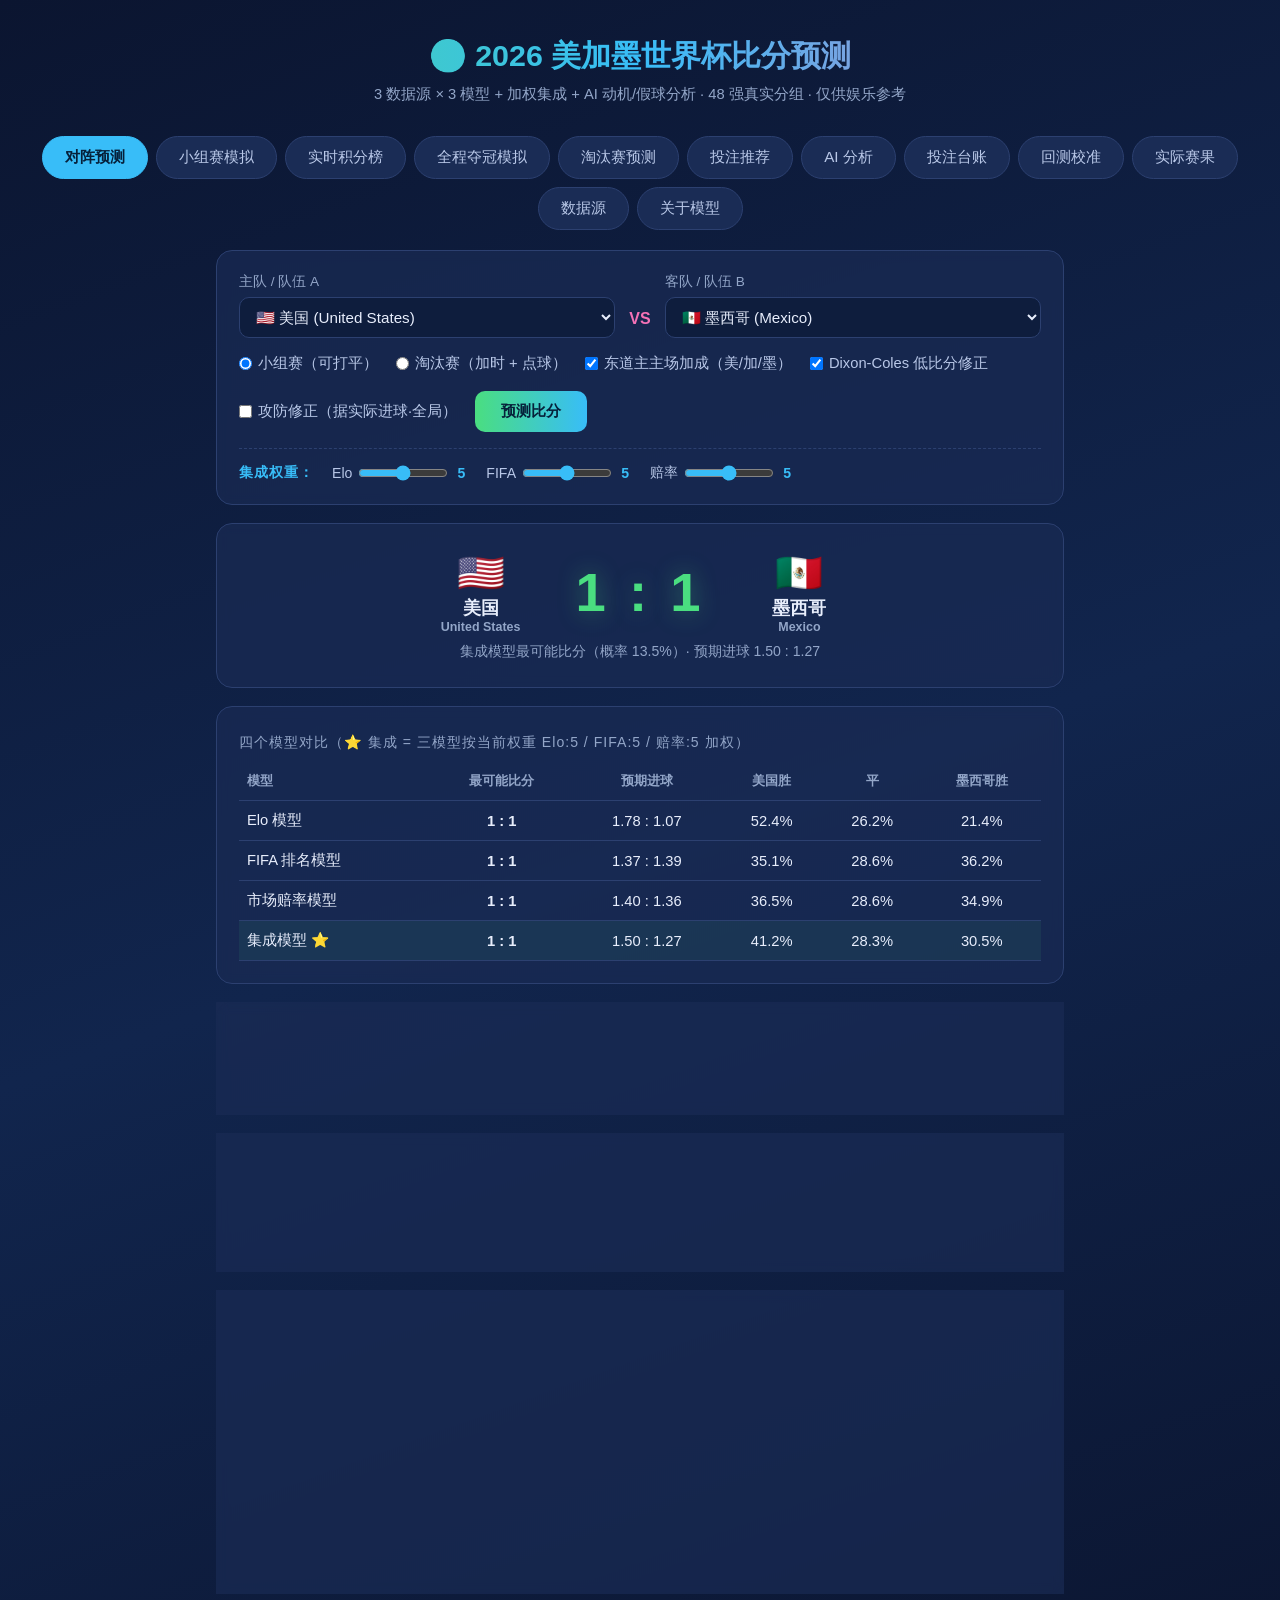
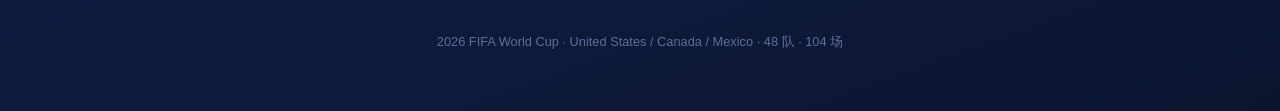
<file: index.html>
<!DOCTYPE html>
<html lang="zh-CN">
<head>
  <!-- 本文件由 build.js 自动生成，请勿直接编辑；修改 css/ js/ 源文件后运行 node build.js -->
  <meta charset="UTF-8">
  <meta name="viewport" content="width=device-width, initial-scale=1.0">
  <title>2026 美加墨世界杯比分预测</title>
  <link rel="icon" href="data:image/svg+xml,<svg xmlns='http://www.w3.org/2000/svg' viewBox='0 0 100 100'><text y='.9em' font-size='90'>⚽</text></svg>">
  <style>
* { margin: 0; padding: 0; box-sizing: border-box; }

body {
  font-family: -apple-system, "PingFang SC", "Microsoft YaHei", "Segoe UI", sans-serif;
  background: linear-gradient(160deg, #0b1530 0%, #11254d 50%, #0b1530 100%);
  color: #e8eefc;
  min-height: 100vh;
  padding-bottom: 60px;
}

header { text-align: center; padding: 36px 16px 20px; }
header h1 {
  font-size: 1.9rem;
  background: linear-gradient(90deg, #4ade80, #38bdf8, #f472b6);
  -webkit-background-clip: text;
  background-clip: text;
  color: transparent;
}
.subtitle { color: #93a6c8; margin-top: 8px; font-size: 0.92rem; }

.tabs {
  display: flex; justify-content: center; gap: 8px;
  flex-wrap: wrap; margin: 12px auto 20px; padding: 0 12px;
}
.tab {
  background: #1a2c55; color: #b9c8e8; border: 1px solid #2c4070;
  padding: 10px 22px; border-radius: 999px; cursor: pointer;
  font-size: 0.95rem; transition: all 0.15s;
}
.tab:hover { background: #24386b; }
.tab.active { background: #38bdf8; color: #06203a; font-weight: 700; border-color: #38bdf8; }

.panel { display: none; max-width: 880px; margin: 0 auto; padding: 0 16px; }
.panel.active { display: block; }

.card {
  background: rgba(26, 44, 85, 0.7);
  border: 1px solid #2c4070;
  border-radius: 16px;
  padding: 22px;
  margin-bottom: 18px;
  backdrop-filter: blur(6px);
}

.selectors { display: flex; align-items: end; gap: 14px; flex-wrap: wrap; }
.team-select { flex: 1; min-width: 220px; }
.team-select label { display: block; color: #93a6c8; font-size: 0.85rem; margin-bottom: 6px; }
.vs { font-weight: 800; color: #f472b6; padding-bottom: 10px; }

select, button {
  font-family: inherit; font-size: 0.95rem;
}
select {
  width: 100%; padding: 10px 12px;
  background: #0e1d3d; color: #e8eefc;
  border: 1px solid #2c4070; border-radius: 10px;
}
#groupSelect, #mcRuns { width: auto; min-width: 160px; }

.options {
  display: flex; align-items: center; gap: 18px;
  flex-wrap: wrap; margin-top: 16px; color: #b9c8e8; font-size: 0.92rem;
}
.opt { display: flex; align-items: center; gap: 6px; cursor: pointer; }

button.primary {
  background: linear-gradient(90deg, #4ade80, #38bdf8);
  color: #06203a; font-weight: 700;
  border: none; border-radius: 10px;
  padding: 10px 26px; cursor: pointer;
  transition: transform 0.1s, filter 0.15s;
}
button.primary:hover { filter: brightness(1.1); }
button.primary:active { transform: scale(0.97); }
button.primary:disabled { filter: grayscale(0.7); cursor: wait; }

.status { color: #93a6c8; font-size: 0.85rem; }

.weights {
  display: flex; align-items: center; gap: 18px; flex-wrap: wrap;
  margin-top: 16px; padding-top: 14px; border-top: 1px dashed #2c4070;
  color: #b9c8e8; font-size: 0.88rem;
}
.weights label { display: flex; align-items: center; gap: 6px; }
.weights input[type="range"] { width: 90px; accent-color: #38bdf8; }
.weights span { min-width: 14px; text-align: center; color: #38bdf8; font-weight: 700; }

.dim { color: #5b6f96; font-size: 0.78rem; }
.up { color: #4ade80; font-weight: 700; }
.down { color: #f472b6; font-weight: 700; }
.hint { color: #93a6c8; font-size: 0.85rem; margin-top: 10px; }

.score-input {
  width: 60px; padding: 9px 10px; text-align: center;
  background: #0e1d3d; color: #e8eefc;
  border: 1px solid #2c4070; border-radius: 10px;
  font-family: inherit; font-size: 0.95rem;
}

.fixture.played { border-color: #4ade80; }
.fixture.played .fs { color: #4ade80; }
.fixture .fs em { font-style: normal; font-size: 0.7rem; color: #93a6c8; }
.fixture .del {
  background: none; border: none; color: #f472b6;
  cursor: pointer; font-size: 0.95rem; padding: 2px 6px;
}
.del-all {
  background: none; border: 1px solid #f472b6; color: #f472b6;
  border-radius: 8px; padding: 7px 16px; cursor: pointer; font-size: 0.85rem;
}

/* 比分结果 */
.score-banner {
  text-align: center; padding: 26px 16px;
}
.score-banner .teams-line {
  display: flex; justify-content: center; align-items: center; gap: 20px; flex-wrap: wrap;
}
.score-banner .team { font-size: 1.1rem; font-weight: 600; min-width: 150px; }
.score-banner .team .flag { font-size: 2.4rem; display: block; }
.score-banner .team .en { color: #93a6c8; font-size: 0.78rem; display: block; }
.big-score {
  font-size: 3.4rem; font-weight: 900;
  color: #4ade80; letter-spacing: 4px;
  text-shadow: 0 0 24px rgba(74, 222, 128, 0.4);
}
.score-note { color: #93a6c8; margin-top: 8px; font-size: 0.88rem; }
.advance-note { margin-top: 10px; color: #f7c948; font-size: 0.95rem; }

.section-title { color: #93a6c8; font-size: 0.88rem; margin: 4px 0 10px; letter-spacing: 1px; }

/* 概率条 */
.prob-bar {
  display: flex; height: 34px; border-radius: 10px; overflow: hidden;
  font-size: 0.82rem; font-weight: 700; color: #06203a;
}
.prob-bar div { display: flex; align-items: center; justify-content: center; min-width: 0; white-space: nowrap; overflow: hidden; }
.prob-win { background: #4ade80; }
.prob-draw { background: #93a6c8; }
.prob-loss { background: #f472b6; }

/* 比分列表 */
.score-list { display: flex; gap: 10px; flex-wrap: wrap; }
.score-chip {
  background: #0e1d3d; border: 1px solid #2c4070; border-radius: 10px;
  padding: 10px 14px; text-align: center; min-width: 84px;
}
.score-chip .s { font-size: 1.2rem; font-weight: 800; color: #38bdf8; }
.score-chip .p { font-size: 0.78rem; color: #93a6c8; margin-top: 2px; }
.score-chip.best { border-color: #4ade80; }
.score-chip.best .s { color: #4ade80; }

/* 热力图 */
.heatmap { border-collapse: collapse; margin: 0 auto; font-size: 0.78rem; }
.heatmap th, .heatmap td {
  width: 46px; height: 32px; text-align: center;
  border: 1px solid #1a2c55; color: #b9c8e8;
}
.heatmap th { background: #0e1d3d; font-weight: 600; }
.heatmap td { color: #e8eefc; }

/* 表格 */
table.standings { width: 100%; border-collapse: collapse; font-size: 0.92rem; }
table.standings th, table.standings td {
  padding: 10px 8px; text-align: center; border-bottom: 1px solid #2c4070;
}
table.standings th { color: #93a6c8; font-weight: 600; font-size: 0.82rem; }
table.standings td.team-cell { text-align: left; white-space: nowrap; }
table.standings .bar-cell { width: 34%; }
.mini-bar {
  background: #0e1d3d; border-radius: 6px; height: 16px; overflow: hidden;
}
.mini-bar div { height: 100%; background: linear-gradient(90deg, #4ade80, #38bdf8); }
.pct { font-variant-numeric: tabular-nums; }
tr.qualified td { background: rgba(74, 222, 128, 0.07); }

.fixtures { display: grid; grid-template-columns: repeat(auto-fill, minmax(240px, 1fr)); gap: 10px; }
.fixture {
  background: #0e1d3d; border: 1px solid #2c4070; border-radius: 10px;
  padding: 10px 14px; display: flex; justify-content: space-between; align-items: center;
  font-size: 0.9rem;
}
.fixture .fs { font-weight: 800; color: #38bdf8; }

.about ul { padding-left: 20px; line-height: 1.9; }
.about h2 { margin-bottom: 12px; color: #38bdf8; }
.disclaimer { margin-top: 16px; color: #f7c948; }

footer { text-align: center; color: #5b6f96; font-size: 0.8rem; margin-top: 40px; }

@media (max-width: 600px) {
  .big-score { font-size: 2.4rem; }
  .heatmap th, .heatmap td { width: 32px; height: 26px; font-size: 0.65rem; }
}

/* ===== 投注推荐 ===== */
.warn-card {
  border-color: #f7c948;
  background: rgba(247, 201, 72, 0.08);
  color: #f4dca0;
  font-size: 0.9rem;
  line-height: 1.7;
}
.warn-card strong { color: #f7c948; }

.bet-match { padding: 16px 18px; }
.bet-head {
  display: flex; justify-content: space-between; align-items: center;
  flex-wrap: wrap; gap: 6px; margin-bottom: 12px;
  border-bottom: 1px solid #2c4070; padding-bottom: 10px;
}
.bet-teams { font-size: 1.05rem; font-weight: 600; }

.bet-cols { display: flex; gap: 14px; flex-wrap: wrap; }
.bet-col { flex: 1; min-width: 240px; }
.bet-col-title { font-weight: 700; font-size: 0.92rem; margin-bottom: 8px; }
.safe-t { color: #4ade80; }
.aggr-t { color: #f472b6; }

.bet-pick {
  background: #0e1d3d; border: 1px solid #2c4070;
  border-radius: 10px; padding: 10px 12px;
}
.bet-pick.safe { border-left: 3px solid #4ade80; }
.bet-pick.aggr { border-left: 3px solid #f472b6; }
.bet-pick-main { display: flex; align-items: baseline; gap: 8px; margin-bottom: 6px; }
.bet-market { font-size: 0.72rem; color: #93a6c8; background: #1a2c55; padding: 2px 7px; border-radius: 6px; }
.bet-sel { font-weight: 700; font-size: 1rem; }
.bet-meta { font-size: 0.82rem; color: #b9c8e8; line-height: 1.6; }

.played-match { opacity: 0.7; }

.parlay-card.safe { border-color: #4ade80; }
.parlay-card.aggr { border-color: #f472b6; }
.parlay-legs { display: flex; flex-direction: column; gap: 6px; margin-bottom: 12px; }
.parlay-leg {
  display: flex; justify-content: space-between; align-items: center; gap: 10px;
  background: #0e1d3d; border-radius: 8px; padding: 8px 12px; font-size: 0.88rem;
}
.parlay-pick { color: #38bdf8; font-weight: 600; flex: 1; text-align: center; }
.parlay-odds { font-weight: 800; color: #f7c948; min-width: 44px; text-align: right; }
.parlay-summary { font-size: 0.95rem; margin-bottom: 6px; }
.parlay-stake { font-size: 0.85rem; color: #93a6c8; }

/* ===== 积分榜 / 回测 / 台账 ===== */
.text-input {
  padding: 9px 11px; background: #0e1d3d; color: #e8eefc;
  border: 1px solid #2c4070; border-radius: 10px;
  font-family: inherit; font-size: 0.92rem; min-width: 150px;
}
.standings-group { margin-bottom: 6px; }
.standings-group h3 {
  font-size: 1rem; color: #38bdf8; margin: 4px 0 8px;
}
table.mini-standings { width: 100%; border-collapse: collapse; font-size: 0.85rem; }
table.mini-standings th, table.mini-standings td {
  padding: 6px 6px; text-align: center; border-bottom: 1px solid #2c4070;
}
table.mini-standings th { color: #93a6c8; font-weight: 600; font-size: 0.76rem; }
table.mini-standings td.team-cell { text-align: left; white-space: nowrap; }
tr.q1 td { background: rgba(74, 222, 128, 0.12); }
tr.q2 td { background: rgba(56, 189, 248, 0.10); }

/* 回测对比表 */
.bt-best { color: #4ade80; font-weight: 800; }
.calib-row { display: flex; align-items: center; gap: 8px; margin-bottom: 4px; font-size: 0.8rem; }
.calib-label { width: 70px; color: #93a6c8; }
.calib-track { flex: 1; height: 18px; background: #0e1d3d; border-radius: 5px; position: relative; }
.calib-pred { position: absolute; top: 0; bottom: 0; width: 2px; background: #f7c948; }
.calib-obs { position: absolute; top: 0; bottom: 0; background: linear-gradient(90deg,#4ade80,#38bdf8); border-radius: 5px; opacity: 0.6; }
.calib-cnt { width: 56px; text-align: right; color: #5b6f96; }

/* 台账 */
.led-stats { display: flex; flex-wrap: wrap; gap: 14px; }
.led-stat { background: #0e1d3d; border: 1px solid #2c4070; border-radius: 10px; padding: 12px 18px; flex: 1; min-width: 120px; text-align: center; }
.led-stat .v { font-size: 1.4rem; font-weight: 800; }
.led-stat .k { font-size: 0.78rem; color: #93a6c8; margin-top: 4px; }
.badge { padding: 2px 8px; border-radius: 6px; font-size: 0.76rem; cursor: pointer; border: 1px solid #2c4070; background: #1a2c55; color: #b9c8e8; }
.badge.win { background: rgba(74,222,128,0.2); color: #4ade80; }
.badge.lose { background: rgba(244,114,182,0.2); color: #f472b6; }
.badge.pending { background: rgba(247,201,72,0.15); color: #f7c948; }
.mini-btn { background: none; border: 1px solid #38bdf8; color: #38bdf8; border-radius: 6px; padding: 3px 8px; font-size: 0.74rem; cursor: pointer; }
.real-odds { margin-top: 8px; display: flex; align-items: center; gap: 6px; flex-wrap: wrap; font-size: 0.8rem; color: #93a6c8; }
.real-odds input { width: 56px; padding: 5px 6px; background: #0e1d3d; color: #e8eefc; border: 1px solid #2c4070; border-radius: 7px; font-size: 0.8rem; text-align: center; }

/* ===== 数据源标记 ===== */
.src-ok { color: #4ade80; font-size: 0.78rem; }
.src-mid { color: #f7c948; font-size: 0.78rem; }
.src-est { color: #93a6c8; font-size: 0.78rem; }
.src-block { font-size: 0.88rem; color: #b9c8e8; margin-bottom: 8px; line-height: 1.6; }
.src-block a { color: #38bdf8; text-decoration: none; }
.src-block a:hover { text-decoration: underline; }
.src-legend { margin-top: 10px; font-size: 0.8rem; display: flex; flex-wrap: wrap; gap: 6px 16px; }

/* ===== AI 分析 ===== */
.ai-context {
  width: 100%; min-height: 70px; margin-top: 12px; resize: vertical;
  background: #0e1d3d; color: #e8eefc; border: 1px solid #2c4070;
  border-radius: 10px; padding: 10px 12px; font-family: inherit; font-size: 0.9rem;
}
.ai-card { padding: 16px 18px; }
.ai-card.has-assess { border-color: #a78bfa; }
.ai-summary { color: #e8eefc; font-size: 0.92rem; margin: 8px 0; line-height: 1.6; }
.ai-meta { font-size: 0.78rem; color: #5b6f96; }
.ai-factors { margin: 8px 0 0; padding-left: 18px; color: #b9c8e8; font-size: 0.85rem; line-height: 1.7; }
.ai-row { display: flex; flex-wrap: wrap; gap: 16px; align-items: center; margin-top: 8px; font-size: 0.85rem; color: #b9c8e8; }
.risk-meter { height: 14px; border-radius: 7px; background: #0e1d3d; overflow: hidden; flex: 1; min-width: 120px; }
.risk-meter div { height: 100%; background: linear-gradient(90deg, #f7c948, #f472b6); }
.ai-cmp { display: flex; gap: 14px; flex-wrap: wrap; margin-top: 10px; }
.ai-cmp .box { flex: 1; min-width: 180px; background: #0e1d3d; border: 1px solid #2c4070; border-radius: 10px; padding: 10px 12px; }
.ai-cmp .box.adj { border-color: #a78bfa; }
.ai-cmp .box .t { font-size: 0.76rem; color: #93a6c8; margin-bottom: 4px; }
.ai-cmp .box .s { font-size: 1.3rem; font-weight: 800; color: #38bdf8; }
.ai-cmp .box.adj .s { color: #a78bfa; }
.ai-tag { font-size: 0.72rem; padding: 2px 8px; border-radius: 6px; background: rgba(167,139,250,0.18); color: #a78bfa; }

/* ===== 淘汰赛预测 ===== */
.ko-tie { border-bottom: 1px solid #2c4070; padding: 10px 2px; }
.ko-tie:last-child { border-bottom: none; }
.ko-tie.tbd { color: #5b6f96; }
.ko-tie.done { display: flex; flex-wrap: wrap; align-items: center; gap: 12px; }
.ko-line { display: flex; align-items: center; justify-content: center; gap: 16px; }
.ko-team { flex: 1; font-weight: 600; }
.ko-line .ko-team:first-child { text-align: right; }
.ko-score { font-size: 1.15rem; font-weight: 800; color: #38bdf8; min-width: 64px; text-align: center; }
.ko-win { color: #4ade80; font-weight: 700; }
.ko-entry { display: flex; align-items: center; gap: 6px; flex-wrap: wrap; margin-top: 8px; justify-content: center; }
.ko-entry select { width: auto; min-width: 110px; padding: 6px 8px; }

.qual-list { line-height: 2.1; font-size: 0.9rem; color: #e8eefc; }
.qual-g { color: #38bdf8; font-weight: 700; margin-right: 2px; }
.qual-thirds { margin-top: 12px; padding-top: 10px; border-top: 1px dashed #2c4070; font-size: 0.9rem; color: #b9c8e8; line-height: 1.9; }
.qual-thirds strong { color: #4ade80; }

  </style>
</head>
<body>
  <header>
    <h1>⚽ 2026 美加墨世界杯比分预测</h1>
    <p class="subtitle">3 数据源 × 3 模型 + 加权集成 + AI 动机/假球分析 · 48 强真实分组 · 仅供娱乐参考</p>
  </header>

  <nav class="tabs">
    <button class="tab active" data-tab="match">对阵预测</button>
    <button class="tab" data-tab="group">小组赛模拟</button>
    <button class="tab" data-tab="standings">实时积分榜</button>
    <button class="tab" data-tab="tournament">全程夺冠模拟</button>
    <button class="tab" data-tab="knockout">淘汰赛预测</button>
    <button class="tab" data-tab="betting">投注推荐</button>
    <button class="tab" data-tab="ai">AI 分析</button>
    <button class="tab" data-tab="ledger">投注台账</button>
    <button class="tab" data-tab="backtest">回测校准</button>
    <button class="tab" data-tab="results">实际赛果</button>
    <button class="tab" data-tab="data">数据源</button>
    <button class="tab" data-tab="about">关于模型</button>
  </nav>

  <!-- 对阵预测 -->
  <section id="tab-match" class="panel active">
    <div class="card">
      <div class="selectors">
        <div class="team-select">
          <label>主队 / 队伍 A</label>
          <select id="teamA"></select>
        </div>
        <div class="vs">VS</div>
        <div class="team-select">
          <label>客队 / 队伍 B</label>
          <select id="teamB"></select>
        </div>
      </div>
      <div class="options">
        <label class="opt"><input type="radio" name="stage" value="group" checked> 小组赛（可打平）</label>
        <label class="opt"><input type="radio" name="stage" value="knockout"> 淘汰赛（加时 + 点球）</label>
        <label class="opt"><input type="checkbox" id="homeAdv" checked> 东道主主场加成（美/加/墨）</label>
        <label class="opt"><input type="checkbox" id="dcToggle" checked> Dixon-Coles 低比分修正</label>
        <label class="opt"><input type="checkbox" id="formToggle"> 攻防修正（据实际进球·全局）</label>
        <button id="predictBtn" class="primary">预测比分</button>
      </div>
      <div class="weights">
        <span class="section-title" style="margin:0">集成权重：</span>
        <label>Elo <input type="range" id="wElo" min="0" max="10" value="5"><span id="wEloVal">5</span></label>
        <label>FIFA <input type="range" id="wFifa" min="0" max="10" value="5"><span id="wFifaVal">5</span></label>
        <label>赔率 <input type="range" id="wMarket" min="0" max="10" value="5"><span id="wMarketVal">5</span></label>
      </div>
    </div>
    <div id="matchResult"></div>
  </section>

  <!-- 小组赛模拟 -->
  <section id="tab-group" class="panel">
    <div class="card">
      <div class="options">
        <label>选择小组：</label>
        <select id="groupSelect"></select>
        <label>模型：</label>
        <select id="groupModel">
          <option value="ensemble" selected>集成（推荐）</option>
          <option value="elo">仅 Elo</option>
          <option value="fifa">仅 FIFA 排名</option>
          <option value="market">仅市场赔率</option>
        </select>
        <button id="groupBtn" class="primary">模拟该小组（5000 次）</button>
      </div>
    </div>
    <div id="groupResult"></div>
  </section>

  <!-- 实时积分榜 -->
  <section id="tab-standings" class="panel">
    <div class="card">
      <div class="options">
        <span class="section-title" style="margin:0">实时积分榜 = 已录入赛果的真实排名；出线概率 = 集成模型对剩余比赛的模拟（前二）。</span>
        <button id="standingsBtn" class="primary">刷新积分榜</button>
      </div>
      <p class="hint">排序按 FIFA 小组规则：积分 → 净胜球 → 进球 → 相互战绩。第三名仍可能以「最佳第三」出线，详见「全程夺冠模拟」。</p>
    </div>
    <div id="standingsResult"></div>
  </section>

  <!-- 全程模拟 -->
  <section id="tab-tournament" class="panel">
    <div class="card">
      <div class="options">
        <label>模拟次数：</label>
        <select id="mcRuns">
          <option value="2000">2,000（快）</option>
          <option value="5000" selected>5,000（推荐）</option>
          <option value="10000">10,000（慢但更准）</option>
        </select>
        <label>模型：</label>
        <select id="mcModel">
          <option value="ensemble" selected>集成（推荐）</option>
          <option value="elo">仅 Elo</option>
          <option value="fifa">仅 FIFA 排名</option>
          <option value="market">仅市场赔率</option>
        </select>
        <button id="mcBtn" class="primary">模拟整届世界杯</button>
        <span id="mcStatus" class="status"></span>
      </div>
    </div>
    <div id="mcResult"></div>
  </section>

  <!-- 淘汰赛预测 -->
  <section id="tab-knockout" class="panel">
    <div class="card">
      <div class="options">
        <span class="section-title" style="margin:0">按各组排名生成 32 强签表并逐轮预测；可录入真实淘汰赛结果，自动向下一轮传导。</span>
        <button id="koBtn" class="primary">刷新淘汰赛预测</button>
        <button id="koClear" class="del-all">清空淘汰赛结果</button>
      </div>
      <p class="hint">小组赛未结束时为「按当前积分的临时投影」；录满 72 场小组赛后即为真实对阵。淘汰赛预期进球已收缩（场面更紧），平局走加时 / 点球。开启 AI 调整时同样生效。</p>
    </div>
    <div id="koResult"></div>
  </section>

  <!-- 投注推荐 -->
  <section id="tab-betting" class="panel">
    <div class="card warn-card">
      ⚠️ <strong>理性投注提示</strong>：以下推荐由统计模型基于当前赔率推演，<strong>不构成任何投注建议</strong>。
      庄家长期占优，串票越多越难命中；赌博有风险，可能损失全部本金，请务必量力而行、设定上限。未成年人请勿参与。
    </div>
    <div class="card">
      <div class="options">
        <label>比赛日：</label>
        <select id="betDate"></select>
        <label>估值模型：</label>
        <select id="betModel"></select>
        <label>本金：</label>
        <input type="number" id="betBankroll" min="0" value="1000" class="score-input" style="width:90px">
        <button id="betBtn" class="primary">生成推荐</button>
      </div>
      <p class="hint">「稳」= 高命中率（双重机会 / 大小球等，低赔稳健）；「冲」= 正价值高赔（冷门 / 正确比分，高风险高回报）。建议仓位按凯利公式给出（稳 ¼ 凯利、冲 ½ 凯利）。</p>
    </div>
    <div id="betResult"></div>
  </section>

  <!-- AI 分析 -->
  <section id="tab-ai" class="panel">
    <div class="card warn-card">
      🤖 <strong>AI 分析说明</strong>：用大模型结合最新情报判断比赛动机，并把<strong>假球 / 默契球 / dead rubber</strong>（末轮双方都满意某比分、已出线/出局摆烂、主力轮换）的可能性加进进球数模型——这是常规泊松模型抓不到的。
      <br>⚠️ 纯静态网页无后端：API Key 只存在你本地浏览器，调用时直接请求各家接口（需对方允许跨域）。基础模型不会自动联网，「最新信息」主要来自你粘贴的情报。假球风险仅为基于赛况的统计推断，<strong>非事实指控</strong>。
    </div>
    <div class="card">
      <div class="section-title">① AI 服务配置（三选一，填你自己的 Key）</div>
      <div class="options">
        <label>服务商：</label>
        <select id="aiProvider"></select>
        <label>模型：</label>
        <input type="text" id="aiModel" class="text-input" placeholder="留空用默认">
        <label>API Key：</label>
        <input type="password" id="aiKey" class="text-input" placeholder="sk-...（仅存本地）">
        <button id="aiSave" class="primary">保存配置</button>
        <span id="aiCfgState" class="status"></span>
      </div>
      <div class="options">
        <label>检索来源：</label>
        <select id="aiWebSource">
          <option value="off">关闭（仅模型知识 / 手动情报）</option>
          <option value="wiki">维基百科（自制·免 Key·推荐）</option>
          <option value="custom">自定义端点（自建 SearXNG 等）</option>
          <option value="tavily">Tavily（需 Key）</option>
          <option value="openrouter">OpenRouter 自带（仅选 OpenRouter 时）</option>
        </select>
      </div>
      <div class="options">
        <label>Tavily Key：</label>
        <input type="password" id="aiTavily" class="text-input" placeholder="tvly-...（仅 Tavily 用，存本地）">
        <label>自定义检索 URL：</label>
        <input type="text" id="aiCustomUrl" class="text-input" placeholder="https://你的searxng/search?q={q}&format=json">
      </div>
      <p class="hint"><strong>维基百科</strong> = 我们<strong>自制、免 Key、不走任何检索服务商</strong>的检索（直连维基开放 API），适合球队资料与赛事进程，同日伤病/首发覆盖有限。要全网最新新闻可选 Tavily、OpenRouter 自带，或自建 <a href="https://github.com/searxng/searxng" target="_blank" rel="noopener">SearXNG</a> 后填「自定义检索 URL」（用 <code>{q}</code> 占位查询词，返回 JSON）。所有 Key 仅存本地浏览器。</p>
    </div>
    <div class="card">
      <div class="section-title">② 分析与应用</div>
      <div class="options">
        <label class="opt"><input type="checkbox" id="aiApply"> <strong>在所有预测/模拟/投注中应用 AI 调整</strong></label>
      </div>
      <div class="options">
        <label>比赛日：</label>
        <select id="aiDate"></select>
        <button id="aiAnalyzeDay" class="primary">用 AI 分析该日未赛场次</button>
        <button id="aiClear" class="del-all">清空所有 AI 分析</button>
        <span id="aiStatus" class="status"></span>
      </div>
      <textarea id="aiContext" class="ai-context" placeholder="（可选）粘贴最新情报：伤病、停赛、主力轮换、出线形势、教练表态、新闻……越具体，AI 判断越准。"></textarea>
    </div>
    <div class="card">
      <div class="section-title">③ 手动录入（无需 API Key，可离线试用）</div>
      <div class="options">
        <label>对阵：</label>
        <select id="aiManFixture"></select>
        <label>主队进球×</label><input type="number" id="aiManHome" class="score-input" step="0.1" min="0.3" max="2" value="1.0" style="width:64px">
        <label>客队进球×</label><input type="number" id="aiManAway" class="score-input" step="0.1" min="0.3" max="2" value="1.0" style="width:64px">
        <label>假球风险</label><input type="number" id="aiManRisk" class="score-input" step="0.05" min="0" max="1" value="0" style="width:64px">
        <label>情景比分</label><input type="number" id="aiManSa" class="score-input" min="0" max="8" value="1" style="width:48px"><span>:</span><input type="number" id="aiManSb" class="score-input" min="0" max="8" value="1" style="width:48px">
        <button id="aiManAdd" class="primary">录入</button>
      </div>
    </div>
    <div id="aiResult"></div>
  </section>

  <!-- 投注台账 -->
  <section id="tab-ledger" class="panel">
    <div class="card warn-card">
      ⚠️ 台账用于记录你<strong>真实下注</strong>的盈亏，便于检验长期是否盈利。赌博有风险，请量力而行，未成年人请勿参与。
    </div>
    <div class="card">
      <div class="section-title">手动记一笔</div>
      <div class="options">
        <input type="text" id="ledMatch" placeholder="对阵 / 备注" class="text-input">
        <input type="text" id="ledPick" placeholder="投注内容（如 美国不败）" class="text-input">
        <label>赔率</label><input type="number" id="ledOdds" min="1" step="0.01" value="2.00" class="score-input" style="width:80px">
        <label>本金</label><input type="number" id="ledStake" min="0" value="100" class="score-input" style="width:80px">
        <button id="ledAdd" class="primary">记入台账</button>
      </div>
      <p class="hint">在「投注推荐」页点各推荐旁的「记台账」可一键记入（默认待开）。</p>
    </div>
    <div id="ledgerResult"></div>
  </section>

  <!-- 回测校准 -->
  <section id="tab-backtest" class="panel">
    <div class="card">
      <div class="options">
        <label>待测模型：</label>
        <select id="btModel"></select>
        <button id="btBtn" class="primary">运行回测</button>
      </div>
      <p class="hint">时序回放（walk-forward）：预测每场时只用此前赛果，杜绝未来信息泄漏；与「市场模型」和「均匀基准」对照。Brier 分数、对数损失越低越好。样本越少结论越不稳。</p>
    </div>
    <div id="backtestResult"></div>
  </section>

  <!-- 实际赛果 -->
  <section id="tab-results" class="panel">
    <div class="card">
      <div class="section-title">录入小组赛真实比分（已赛场次将直接计入模拟，并按 Elo 公式动态修正各队实力）</div>
      <div class="options">
        <label>小组：</label>
        <select id="resGroup"></select>
        <label>对阵：</label>
        <select id="resFixture"></select>
        <input type="number" id="resGa" min="0" max="20" value="0" class="score-input">
        <span>:</span>
        <input type="number" id="resGb" min="0" max="20" value="0" class="score-input">
        <button id="resAdd" class="primary">录入 / 更新</button>
        <button id="resLoadRef" class="primary" style="background:linear-gradient(90deg,#a78bfa,#38bdf8)">一键载入完整小组赛比分</button>
      </div>
      <p class="hint">赛果保存在浏览器本地（localStorage），刷新不丢失。「一键载入」会用一套完整、内部一致的参考比分（openfootball 数据集）覆盖当前小组赛赛果，让淘汰赛签表与官方对阵一致；之后仍可手动改任意一场。不影响已录入的淘汰赛结果。</p>
    </div>
    <div class="card">
      <div class="section-title">已录入的赛果</div>
      <div id="resList"></div>
    </div>
    <div class="card">
      <div class="section-title">赛果带来的实力修正（Elo 当量，正值 = 表现超出预期）</div>
      <div id="adjList"></div>
    </div>
  </section>

  <!-- 数据源 -->
  <section id="tab-data" class="panel">
    <div class="card">
      <div class="section-title">48 强三大数据源一览 · Elo/FIFA 数值后的标记：✓ 实测/官方，≈ 单源近似，~ 推算/按排名</div>
      <div id="dataTable"></div>
    </div>
    <div id="dataSources"></div>
  </section>

  <!-- 关于 -->
  <section id="tab-about" class="panel">
    <div class="card about">
      <h2>三个模型 + 集成是怎么算的</h2>
      <ul>
        <li><strong>① Elo 模型：</strong>直接用两队 Elo 分差衡量实力差距，东道主美/加/墨 +75 主场加成。</li>
        <li><strong>② FIFA 排名模型：</strong>用 FIFA 官方积分差（乘换算系数对齐到 Elo 尺度），同样含主场加成。FIFA 积分反映近年正式比赛战绩，与 Elo 的侧重不同。</li>
        <li><strong>③ 市场赔率模型：</strong>把博彩公司夺冠赔率换算成隐含概率，再按对数尺度反推每队实力。赔率凝聚了市场对阵容、伤病、状态的全部判断，因此该模型不再叠加主场加成（市场已计价）。</li>
        <li><strong>④ 集成模型：</strong>对三个模型的实力分差做加权平均（权重可在对阵预测页调节，默认等权）。多源集成可以抵消单一数据源的偏差——这是提升预测稳健性最有效的手段。</li>
        <li><strong>比分生成：</strong>实力差 → 双方预期进球（实力相当时各约 1.38 球）→ 泊松分布 → 每个具体比分（0:0 ~ 8:8）的概率。</li>
        <li><strong>Dixon-Coles 修正：</strong>独立泊松会系统性低估 0:0 / 1:1、高估 1:0 / 0:1（攻防博弈导致低比分相关），按经典 Dixon-Coles (1997) τ 系数（ρ = −0.13）校正低比分区域。</li>
        <li><strong>动态实力更新：</strong>在「实际赛果」页录入真实比分后，按 Elo 更新公式（K=50，净胜球放大系数）对球队实力做贝叶斯式修正，修正叠加到所有模型；已赛场次在模拟中直接使用真实比分。</li>
        <li><strong>攻防修正（比分系统优化，可开关）：</strong>用每队「实际进/失球」相对「模型按实力预期的进/失球」的偏差，经验贝叶斯收缩（伪计数 K=6）得到进攻/防守系数，区分「进球多/防守稳」的风格——与实力修正正交（实力管强弱，攻防管进球多寡）。样本少时几乎不动、避免过拟合；勾选后作用于所有预测与模拟（庄家盘口与回测不受其影响以保持基准干净）。</li>
        <li><strong>淘汰赛：</strong>90 分钟战平后按 1/3 强度模拟加时，再平则按实力差微调的点球大战；淘汰赛预期进球整体收缩（KO_GOAL_SCALE，场面更紧）。「淘汰赛预测」页按各组排名生成 32 强签表逐轮预测，可录入真实结果自动向下一轮传导，并给出各队夺冠/晋级概率。</li>
        <li><strong>全程模拟：</strong>蒙特卡洛把 104 场比赛随机模拟数千次。小组分组与 32 强对阵模板（M73–M88）为官方真实数据，最佳小组第三按官方限定槽位回溯匹配。</li>
        <li><strong>投注推荐（价值法）：</strong>用「市场赔率模型」按抽水折算出庄家盘口，再用「我方模型」（默认 Elo+FIFA，剔除市场）估真实概率，二者之差即价值 EV = 我方概率 × 赔率 − 1。<strong>稳</strong>取高命中率盘（双重机会、大小球，低赔），<strong>冲</strong>取正价值高赔盘（冷门、正确比分，高风险）。仓位用凯利公式（稳 ¼、冲 ½ 凯利并设上限）。可在每场录入<strong>真实赔率</strong>让 EV 基于实盘计算。串票按各腿独立近似相乘——这会高估真实命中率，越串越难中。</li>
        <li><strong>回测校准：</strong>对已结束比赛做<strong>时序回放</strong>（预测每场只用此前赛果，杜绝未来信息泄漏），算出胜平负命中率、Brier 分数、对数损失、比分命中率、总进球 MAE，并与「市场模型」「均匀基准」对照，附校准曲线——这是衡量模型到底准不准、值不值得信的关键。</li>
        <li><strong>实时积分榜：</strong>用已录入赛果按 FIFA 规则（积分→净胜球→进球→相互战绩）算当前真实排名，并叠加模型对剩余比赛的前二出线概率。</li>
        <li><strong>投注台账：</strong>记录真实下注与输赢，统计累计盈亏、ROI、命中率，让工具能自我验证。</li>
        <li><strong>不确定性：</strong>全程模拟的夺冠概率附 95% 蒙特卡洛置信区间，诚实反映抽样精度。</li>
        <li><strong>AI 比赛动机分析：</strong>用大模型（DeepSeek / Claude / GPT，填自己的 Key）结合情报判断每场的求胜动机与<strong>假球 / 默契球 / dead rubber</strong>风险，输出双方预期进球的缩放系数与「异常情景比分」。模型按 (1−风险)×正常分布 + 风险×情景分布 做混合，并缩放预期进球——开启「应用」后会作用于对阵预测、小组/全程模拟与投注估值。这弥补了纯泊松模型无法识别非竞争性比赛的缺陷。</li>
      </ul>
      <p class="disclaimer">⚠️ 预测与投注推荐均由统计模型生成，仅供娱乐与参考，<strong>不构成投注建议</strong>。赌博有风险、长期庄家占优，请务必量力而行，未成年人请勿参与。足球是圆的！</p>
    </div>
  </section>

  <footer>2026 FIFA World Cup · United States / Canada / Mexico · 48 队 · 104 场</footer>

<script>
// ===== js/data.js =====
// 2026 美加墨世界杯 48 强数据 —— 三个独立数据源（尽量取真实公开数值并标注来源）
// 分组为 2025-12-05 华盛顿抽签 + 2026 年 3 月附加赛的最终结果
//
// 每队三个实力指标 + 来源标记：
//   elo / srcElo  : 世界足球 Elo 评分。srcElo='src' 为实测（eloratings.net /
//                   Wikipedia「World Football Elo Ratings」2026-01-19 快照）；
//                   'src~' 为单一来源近似；'est' 为推算——用各组平均 Elo
//                   （footrankings 公布，覆盖全 48 队）减去组内实测值后，按 FIFA
//                   积分比例分配给无实测值的球队（可复现，详见 README）。
//   fifa / srcFifa: FIFA/可口可乐世界排名积分，2026-04-01 版。srcFifa='exact'
//                   为官方公布积分（ESPN Top-50 / football-ranking.com）；
//                   'rank' 为仅知排名、由相邻名次插值的近似积分。
//   odds          : 博彩公司夺冠赔率（美式 +X，2026-06 开赛前 BetMGM/FanDuel 等；
//                   头部为报道证实值，其余按市场惯例估算）。
// 数据源与日期见文件末 RATINGS_META。所有数值可手动修改，页面即时生效。
const TEAMS = {
  // A 组
  MEX: { code: 'MEX', zh: '墨西哥', en: 'Mexico', flag: '🇲🇽', elo: 1800, srcElo: 'src~', fifa: 1681.03, srcFifa: 'exact', odds: 5000, group: 'A', host: true },
  RSA: { code: 'RSA', zh: '南非', en: 'South Africa', flag: '🇿🇦', elo: 1587, srcElo: 'est', fifa: 1407, srcFifa: 'rank', odds: 25000, group: 'A' },
  KOR: { code: 'KOR', zh: '韩国', en: 'South Korea', flag: '🇰🇷', elo: 1795, srcElo: 'est', fifa: 1591, srcFifa: 'exact', odds: 15000, group: 'A' },
  CZE: { code: 'CZE', zh: '捷克', en: 'Czechia', flag: '🇨🇿', elo: 1698, srcElo: 'est', fifa: 1505, srcFifa: 'exact', odds: 15000, group: 'A' },
  // B 组
  CAN: { code: 'CAN', zh: '加拿大', en: 'Canada', flag: '🇨🇦', elo: 1720, srcElo: 'est', fifa: 1559, srcFifa: 'exact', odds: 10000, group: 'B', host: true },
  SUI: { code: 'SUI', zh: '瑞士', en: 'Switzerland', flag: '🇨🇭', elo: 1897, srcElo: 'src', fifa: 1649.40, srcFifa: 'exact', odds: 8000, group: 'B' },
  QAT: { code: 'QAT', zh: '卡塔尔', en: 'Qatar', flag: '🇶🇦', elo: 1576, srcElo: 'est', fifa: 1428, srcFifa: 'rank', odds: 50000, group: 'B' },
  BIH: { code: 'BIH', zh: '波黑', en: 'Bosnia & Herzegovina', flag: '🇧🇦', elo: 1531, srcElo: 'est', fifa: 1387, srcFifa: 'rank', odds: 30000, group: 'B' },
  // C 组
  BRA: { code: 'BRA', zh: '巴西', en: 'Brazil', flag: '🇧🇷', elo: 1979, srcElo: 'src', fifa: 1761.16, srcFifa: 'exact', odds: 800, group: 'C' },
  MAR: { code: 'MAR', zh: '摩洛哥', en: 'Morocco', flag: '🇲🇦', elo: 1977, srcElo: 'est', fifa: 1755.87, srcFifa: 'exact', odds: 3000, group: 'C' },
  SCO: { code: 'SCO', zh: '苏格兰', en: 'Scotland', flag: '🏴󠁧󠁢󠁳󠁣󠁴󠁿', elo: 1692, srcElo: 'est', fifa: 1503, srcFifa: 'exact', odds: 20000, group: 'C' },
  HAI: { code: 'HAI', zh: '海地', en: 'Haiti', flag: '🇭🇹', elo: 1456, srcElo: 'est', fifa: 1293, srcFifa: 'exact', odds: 100000, group: 'C' },
  // D 组
  USA: { code: 'USA', zh: '美国', en: 'United States', flag: '🇺🇸', elo: 1904, srcElo: 'est', fifa: 1673.13, srcFifa: 'exact', odds: 5000, group: 'D', host: true },
  TUR: { code: 'TUR', zh: '土耳其', en: 'Türkiye', flag: '🇹🇷', elo: 1826, srcElo: 'est', fifa: 1605, srcFifa: 'exact', odds: 8000, group: 'D' },
  AUS: { code: 'AUS', zh: '澳大利亚', en: 'Australia', flag: '🇦🇺', elo: 1797, srcElo: 'est', fifa: 1579, srcFifa: 'exact', odds: 25000, group: 'D' },
  PAR: { code: 'PAR', zh: '巴拉圭', en: 'Paraguay', flag: '🇵🇾', elo: 1713, srcElo: 'est', fifa: 1505, srcFifa: 'exact', odds: 25000, group: 'D' },
  // E 组
  GER: { code: 'GER', zh: '德国', en: 'Germany', flag: '🇩🇪', elo: 1910, srcElo: 'src', fifa: 1730.37, srcFifa: 'exact', odds: 1400, group: 'E' },
  ECU: { code: 'ECU', zh: '厄瓜多尔', en: 'Ecuador', flag: '🇪🇨', elo: 1933, srcElo: 'src', fifa: 1598, srcFifa: 'exact', odds: 6500, group: 'E' },
  CIV: { code: 'CIV', zh: '科特迪瓦', en: 'Ivory Coast', flag: '🇨🇮', elo: 1698, srcElo: 'est', fifa: 1540, srcFifa: 'exact', odds: 20000, group: 'E' },
  CUW: { code: 'CUW', zh: '库拉索', en: 'Curaçao', flag: '🇨🇼', elo: 1427, srcElo: 'est', fifa: 1294, srcFifa: 'exact', odds: 100000, group: 'E' },
  // F 组
  NED: { code: 'NED', zh: '荷兰', en: 'Netherlands', flag: '🇳🇱', elo: 1959, srcElo: 'src', fifa: 1757.87, srcFifa: 'exact', odds: 2000, group: 'F' },
  JPN: { code: 'JPN', zh: '日本', en: 'Japan', flag: '🇯🇵', elo: 1879, srcElo: 'src', fifa: 1660.43, srcFifa: 'exact', odds: 4000, group: 'F' },
  TUN: { code: 'TUN', zh: '突尼斯', en: 'Tunisia', flag: '🇹🇳', elo: 1668, srcElo: 'est', fifa: 1476, srcFifa: 'exact', odds: 30000, group: 'F' },
  SWE: { code: 'SWE', zh: '瑞典', en: 'Sweden', flag: '🇸🇪', elo: 1706, srcElo: 'est', fifa: 1509, srcFifa: 'exact', odds: 15000, group: 'F' },
  // G 组
  BEL: { code: 'BEL', zh: '比利时', en: 'Belgium', flag: '🇧🇪', elo: 1849, srcElo: 'src', fifa: 1734.71, srcFifa: 'exact', odds: 4000, group: 'G' },
  IRN: { code: 'IRN', zh: '伊朗', en: 'Iran', flag: '🇮🇷', elo: 1832, srcElo: 'est', fifa: 1615, srcFifa: 'rank', odds: 25000, group: 'G' },
  EGY: { code: 'EGY', zh: '埃及', en: 'Egypt', flag: '🇪🇬', elo: 1772, srcElo: 'est', fifa: 1562, srcFifa: 'exact', odds: 20000, group: 'G' },
  NZL: { code: 'NZL', zh: '新西兰', en: 'New Zealand', flag: '🇳🇿', elo: 1447, srcElo: 'est', fifa: 1275, srcFifa: 'exact', odds: 50000, group: 'G' },
  // H 组
  ESP: { code: 'ESP', zh: '西班牙', en: 'Spain', flag: '🇪🇸', elo: 2171, srcElo: 'src', fifa: 1876.40, srcFifa: 'exact', odds: 450, group: 'H' },
  URU: { code: 'URU', zh: '乌拉圭', en: 'Uruguay', flag: '🇺🇾', elo: 1890, srcElo: 'src', fifa: 1673.07, srcFifa: 'exact', odds: 6500, group: 'H' },
  KSA: { code: 'KSA', zh: '沙特阿拉伯', en: 'Saudi Arabia', flag: '🇸🇦', elo: 1575, srcElo: 'est', fifa: 1402, srcFifa: 'rank', odds: 50000, group: 'H' },
  CPV: { code: 'CPV', zh: '佛得角', en: 'Cape Verde', flag: '🇨🇻', elo: 1540, srcElo: 'est', fifa: 1371, srcFifa: 'exact', odds: 50000, group: 'H' },
  // I 组
  FRA: { code: 'FRA', zh: '法国', en: 'France', flag: '🇫🇷', elo: 2063, srcElo: 'src', fifa: 1877.32, srcFifa: 'exact', odds: 500, group: 'I' },
  NOR: { code: 'NOR', zh: '挪威', en: 'Norway', flag: '🇳🇴', elo: 1922, srcElo: 'src', fifa: 1557, srcFifa: 'exact', odds: 3500, group: 'I' },
  SEN: { code: 'SEN', zh: '塞内加尔', en: 'Senegal', flag: '🇸🇳', elo: 1869, srcElo: 'src', fifa: 1688.99, srcFifa: 'exact', odds: 8000, group: 'I' },
  IRQ: { code: 'IRQ', zh: '伊拉克', en: 'Iraq', flag: '🇮🇶', elo: 1626, srcElo: 'est', fifa: 1423, srcFifa: 'rank', odds: 50000, group: 'I' },
  // J 组
  ARG: { code: 'ARG', zh: '阿根廷', en: 'Argentina', flag: '🇦🇷', elo: 2113, srcElo: 'src', fifa: 1874.81, srcFifa: 'exact', odds: 900, group: 'J' },
  AUT: { code: 'AUT', zh: '奥地利', en: 'Austria', flag: '🇦🇹', elo: 1842, srcElo: 'est', fifa: 1597, srcFifa: 'exact', odds: 10000, group: 'J' },
  ALG: { code: 'ALG', zh: '阿尔及利亚', en: 'Algeria', flag: '🇩🇿', elo: 1812, srcElo: 'est', fifa: 1571, srcFifa: 'exact', odds: 25000, group: 'J' },
  JOR: { code: 'JOR', zh: '约旦', en: 'Jordan', flag: '🇯🇴', elo: 1605, srcElo: 'est', fifa: 1392, srcFifa: 'rank', odds: 50000, group: 'J' },
  // K 组
  POR: { code: 'POR', zh: '葡萄牙', en: 'Portugal', flag: '🇵🇹', elo: 1976, srcElo: 'src', fifa: 1763.83, srcFifa: 'exact', odds: 900, group: 'K' },
  COL: { code: 'COL', zh: '哥伦比亚', en: 'Colombia', flag: '🇨🇴', elo: 1998, srcElo: 'src', fifa: 1693.09, srcFifa: 'exact', odds: 4000, group: 'K' },
  UZB: { code: 'UZB', zh: '乌兹别克斯坦', en: 'Uzbekistan', flag: '🇺🇿', elo: 1674, srcElo: 'est', fifa: 1458, srcFifa: 'exact', odds: 50000, group: 'K' },
  COD: { code: 'COD', zh: '刚果（金）', en: 'DR Congo', flag: '🇨🇩', elo: 1692, srcElo: 'est', fifa: 1474, srcFifa: 'exact', odds: 50000, group: 'K' },
  // L 组
  ENG: { code: 'ENG', zh: '英格兰', en: 'England', flag: '🏴󠁧󠁢󠁥󠁮󠁧󠁿', elo: 2042, srcElo: 'src', fifa: 1825.97, srcFifa: 'exact', odds: 700, group: 'L' },
  CRO: { code: 'CRO', zh: '克罗地亚', en: 'Croatia', flag: '🇭🇷', elo: 1933, srcElo: 'src', fifa: 1717.07, srcFifa: 'exact', odds: 5000, group: 'L' },
  GHA: { code: 'GHA', zh: '加纳', en: 'Ghana', flag: '🇬🇭', elo: 1501, srcElo: 'est', fifa: 1346, srcFifa: 'exact', odds: 25000, group: 'L' },
  PAN: { code: 'PAN', zh: '巴拿马', en: 'Panama', flag: '🇵🇦', elo: 1716, srcElo: 'est', fifa: 1539, srcFifa: 'exact', odds: 30000, group: 'L' },
};

// 数据来源与日期（用于「数据源」页展示）
const RATINGS_META = {
  elo: {
    label: '世界足球 Elo 评分',
    asOf: '2026-01-19（实测快照）',
    sources: [
      { name: 'eloratings.net', url: 'https://www.eloratings.net/' },
      { name: 'Wikipedia: World Football Elo Ratings', url: 'https://en.wikipedia.org/wiki/World_Football_Elo_Ratings' },
      { name: 'footballratings.org', url: 'https://www.footballratings.org/' },
      { name: 'footrankings（各组平均 Elo）', url: 'https://www.threads.com/@footrankings' },
    ],
  },
  fifa: {
    label: 'FIFA/可口可乐世界排名积分',
    asOf: '2026-04-01',
    sources: [
      { name: 'FIFA 官方排名', url: 'https://inside.fifa.com/fifa-world-ranking/men' },
      { name: 'ESPN: FIFA Top 50 (Apr 2026)', url: 'https://www.espn.com/soccer/story/_/id/46664763/fifa-mens-top-50-world-rankings' },
      { name: 'football-ranking.com', url: 'https://football-ranking.com/fifa_rankings' },
    ],
  },
  odds: {
    label: '夺冠赔率（美式）',
    asOf: '2026-06（开赛前）',
    sources: [
      { name: 'FOX Sports: World Cup champion odds', url: 'https://www.foxsports.com/stories/soccer/world-cup-2026-champion-odds' },
      { name: 'ESPN: World Cup odds', url: 'https://www.espn.com/soccer/story/_/id/49025269/spain-france-lead-world-cup-odds-usa-bettors-back-home-team' },
    ],
  },
  // 来源标记中文说明
  legend: {
    src: '实测（取自 Elo 源快照）',
    'src~': '单一来源近似',
    est: '推算（组均值 + FIFA 比例分配）',
    exact: '官方公布积分',
    rank: '按排名插值的近似积分',
  },
};

const GROUPS = {};
for (const t of Object.values(TEAMS)) {
  (GROUPS[t.group] = GROUPS[t.group] || []).push(t.code);
}
const GROUP_NAMES = Object.keys(GROUPS).sort();

// 32 强对阵模板（官方赛程 M73–M88，反推自 openfootball/FIFA 官方赛程并逐场核对）。
// '1A' = A 组第一，'2B' = B 组第二，'3:ABCDF' = 来自 A/B/C/D/F 组之一的小组第三
const R32_TEMPLATE = [
  { id: 73, home: '2A', away: '2B' },
  { id: 74, home: '1E', away: '3:ABCDF' },
  { id: 75, home: '1F', away: '2C' },
  { id: 76, home: '1C', away: '2F' },
  { id: 77, home: '1I', away: '3:CDFGH' },
  { id: 78, home: '2E', away: '2I' },
  { id: 79, home: '1A', away: '3:CEFHI' },
  { id: 80, home: '1L', away: '3:EHIJK' },
  { id: 81, home: '1D', away: '3:BEFIJ' },
  { id: 82, home: '1G', away: '3:AEHIJ' },
  { id: 83, home: '2K', away: '2L' },
  { id: 84, home: '1H', away: '2J' },
  { id: 85, home: '1B', away: '3:EFGIJ' },
  { id: 86, home: '1J', away: '2H' },
  { id: 87, home: '1K', away: '3:DEIJL' },
  { id: 88, home: '2D', away: '2G' },
];

// 官方淘汰赛走位（openfootball / FIFA 赛程 M89–M104）：id → 两个上一轮比赛的胜者
const KO_FEED = [
  { id: 89, f: [74, 77] }, { id: 90, f: [73, 75] }, { id: 91, f: [76, 78] }, { id: 92, f: [79, 80] },
  { id: 93, f: [83, 84] }, { id: 94, f: [81, 82] }, { id: 95, f: [86, 88] }, { id: 96, f: [85, 87] },
  { id: 97, f: [89, 90] }, { id: 98, f: [93, 94] }, { id: 99, f: [91, 92] }, { id: 100, f: [95, 96] },
  { id: 101, f: [97, 98] }, { id: 102, f: [99, 100] },
  { id: 104, f: [101, 102] }, // 决赛（M103 为季军赛，见 KO_THIRD_ID）
];
const KO_FINAL_ID = 104;
const KO_THIRD_ID = 103;
// 胜者晋级到的阶段（reached 编码：3=进8强,4=进4强,5=进决赛,6=夺冠）
function koWinnerLevel(id) { return id <= 96 ? 3 : id <= 100 ? 4 : id <= 102 ? 5 : 6; }

// ===== js/schedule.js =====
// 2026 世界杯小组赛完整赛程（72 场），按官方日期排列
// 数据来源：FIFA / ESPN / Yahoo / Olympics 等公开赛程；
// 对阵与日期已逐场核对（含 6/11–6/13 已赛比分）。
// 每场：{ date:'2026-06-14', md:轮次, group:'E', a:主列队, b:客列队 }
const SCHEDULE = [
  // —— 第 1 轮 ——
  { date: '2026-06-11', md: 1, group: 'A', a: 'MEX', b: 'RSA' },
  { date: '2026-06-11', md: 1, group: 'A', a: 'KOR', b: 'CZE' },
  { date: '2026-06-12', md: 1, group: 'B', a: 'CAN', b: 'BIH' },
  { date: '2026-06-12', md: 1, group: 'D', a: 'USA', b: 'PAR' },
  { date: '2026-06-13', md: 1, group: 'B', a: 'QAT', b: 'SUI' },
  { date: '2026-06-13', md: 1, group: 'C', a: 'BRA', b: 'MAR' },
  { date: '2026-06-13', md: 1, group: 'C', a: 'HAI', b: 'SCO' },
  { date: '2026-06-14', md: 1, group: 'D', a: 'AUS', b: 'TUR' },
  { date: '2026-06-14', md: 1, group: 'E', a: 'GER', b: 'CUW' },
  { date: '2026-06-14', md: 1, group: 'E', a: 'CIV', b: 'ECU' },
  { date: '2026-06-14', md: 1, group: 'F', a: 'NED', b: 'JPN' },
  { date: '2026-06-14', md: 1, group: 'F', a: 'SWE', b: 'TUN' },
  { date: '2026-06-15', md: 1, group: 'G', a: 'BEL', b: 'EGY' },
  { date: '2026-06-15', md: 1, group: 'G', a: 'IRN', b: 'NZL' },
  { date: '2026-06-15', md: 1, group: 'H', a: 'ESP', b: 'CPV' },
  { date: '2026-06-15', md: 1, group: 'H', a: 'KSA', b: 'URU' },
  { date: '2026-06-16', md: 1, group: 'I', a: 'FRA', b: 'SEN' },
  { date: '2026-06-16', md: 1, group: 'I', a: 'IRQ', b: 'NOR' },
  { date: '2026-06-16', md: 1, group: 'J', a: 'ARG', b: 'ALG' },
  { date: '2026-06-17', md: 1, group: 'J', a: 'AUT', b: 'JOR' },
  { date: '2026-06-17', md: 1, group: 'K', a: 'POR', b: 'COD' },
  { date: '2026-06-17', md: 1, group: 'K', a: 'UZB', b: 'COL' },
  { date: '2026-06-17', md: 1, group: 'L', a: 'ENG', b: 'CRO' },
  { date: '2026-06-17', md: 1, group: 'L', a: 'GHA', b: 'PAN' },
  // —— 第 2 轮 ——
  { date: '2026-06-18', md: 2, group: 'A', a: 'MEX', b: 'KOR' },
  { date: '2026-06-18', md: 2, group: 'A', a: 'CZE', b: 'RSA' },
  { date: '2026-06-18', md: 2, group: 'B', a: 'CAN', b: 'QAT' },
  { date: '2026-06-18', md: 2, group: 'B', a: 'SUI', b: 'BIH' },
  { date: '2026-06-19', md: 2, group: 'C', a: 'BRA', b: 'HAI' },
  { date: '2026-06-19', md: 2, group: 'C', a: 'SCO', b: 'MAR' },
  { date: '2026-06-19', md: 2, group: 'D', a: 'USA', b: 'AUS' },
  { date: '2026-06-20', md: 2, group: 'D', a: 'TUR', b: 'PAR' },
  { date: '2026-06-20', md: 2, group: 'E', a: 'GER', b: 'CIV' },
  { date: '2026-06-20', md: 2, group: 'E', a: 'ECU', b: 'CUW' },
  { date: '2026-06-20', md: 2, group: 'F', a: 'NED', b: 'SWE' },
  { date: '2026-06-21', md: 2, group: 'F', a: 'TUN', b: 'JPN' },
  { date: '2026-06-21', md: 2, group: 'G', a: 'BEL', b: 'IRN' },
  { date: '2026-06-21', md: 2, group: 'G', a: 'NZL', b: 'EGY' },
  { date: '2026-06-21', md: 2, group: 'H', a: 'ESP', b: 'KSA' },
  { date: '2026-06-21', md: 2, group: 'H', a: 'URU', b: 'CPV' },
  { date: '2026-06-22', md: 2, group: 'I', a: 'FRA', b: 'IRQ' },
  { date: '2026-06-22', md: 2, group: 'I', a: 'NOR', b: 'SEN' },
  { date: '2026-06-22', md: 2, group: 'J', a: 'ARG', b: 'AUT' },
  { date: '2026-06-22', md: 2, group: 'J', a: 'JOR', b: 'ALG' },
  { date: '2026-06-23', md: 2, group: 'K', a: 'POR', b: 'UZB' },
  { date: '2026-06-23', md: 2, group: 'K', a: 'COL', b: 'COD' },
  { date: '2026-06-23', md: 2, group: 'L', a: 'ENG', b: 'GHA' },
  { date: '2026-06-23', md: 2, group: 'L', a: 'PAN', b: 'CRO' },
  // —— 第 3 轮（每组两场同时进行）——
  { date: '2026-06-24', md: 3, group: 'A', a: 'CZE', b: 'MEX' },
  { date: '2026-06-24', md: 3, group: 'A', a: 'RSA', b: 'KOR' },
  { date: '2026-06-24', md: 3, group: 'B', a: 'SUI', b: 'CAN' },
  { date: '2026-06-24', md: 3, group: 'B', a: 'BIH', b: 'QAT' },
  { date: '2026-06-24', md: 3, group: 'C', a: 'SCO', b: 'BRA' },
  { date: '2026-06-24', md: 3, group: 'C', a: 'MAR', b: 'HAI' },
  { date: '2026-06-25', md: 3, group: 'D', a: 'TUR', b: 'USA' },
  { date: '2026-06-25', md: 3, group: 'D', a: 'PAR', b: 'AUS' },
  { date: '2026-06-25', md: 3, group: 'E', a: 'ECU', b: 'GER' },
  { date: '2026-06-25', md: 3, group: 'E', a: 'CUW', b: 'CIV' },
  { date: '2026-06-25', md: 3, group: 'F', a: 'JPN', b: 'SWE' },
  { date: '2026-06-25', md: 3, group: 'F', a: 'TUN', b: 'NED' },
  { date: '2026-06-26', md: 3, group: 'G', a: 'EGY', b: 'IRN' },
  { date: '2026-06-26', md: 3, group: 'G', a: 'NZL', b: 'BEL' },
  { date: '2026-06-26', md: 3, group: 'H', a: 'URU', b: 'ESP' },
  { date: '2026-06-26', md: 3, group: 'H', a: 'CPV', b: 'KSA' },
  { date: '2026-06-26', md: 3, group: 'I', a: 'NOR', b: 'FRA' },
  { date: '2026-06-26', md: 3, group: 'I', a: 'SEN', b: 'IRQ' },
  { date: '2026-06-27', md: 3, group: 'J', a: 'ARG', b: 'JOR' },
  { date: '2026-06-27', md: 3, group: 'J', a: 'ALG', b: 'AUT' },
  { date: '2026-06-27', md: 3, group: 'K', a: 'COL', b: 'POR' },
  { date: '2026-06-27', md: 3, group: 'K', a: 'COD', b: 'UZB' },
  { date: '2026-06-27', md: 3, group: 'L', a: 'PAN', b: 'ENG' },
  { date: '2026-06-27', md: 3, group: 'L', a: 'CRO', b: 'GHA' },
];

// 官方已赛比分（截至 6/13），首次访问时自动导入到「实际赛果」
const RESULTS_SEED = [
  { a: 'MEX', b: 'RSA', ga: 2, gb: 0 },
  { a: 'KOR', b: 'CZE', ga: 2, gb: 1 },
  { a: 'CAN', b: 'BIH', ga: 1, gb: 1 },
  { a: 'USA', b: 'PAR', ga: 4, gb: 1 },
  { a: 'QAT', b: 'SUI', ga: 1, gb: 1 },
  { a: 'BRA', b: 'MAR', ga: 1, gb: 1 },
  { a: 'HAI', b: 'SCO', ga: 0, gb: 1 },
];

// 全部有比赛的日期（升序、去重）
const SCHEDULE_DATES = [...new Set(SCHEDULE.map((m) => m.date))].sort();

function fixturesOnDate(date) {
  return SCHEDULE.filter((m) => m.date === date);
}

// 日期中文显示，如 "6月14日 周日"
function dateLabel(iso) {
  const d = new Date(iso + 'T12:00:00');
  const wk = ['周日', '周一', '周二', '周三', '周四', '周五', '周六'][d.getDay()];
  return `${d.getMonth() + 1}月${d.getDate()}日 ${wk}`;
}

// 完整小组赛参考比分（openfootball 数据集，2026）——一键载入用，可被手动录入覆盖
const GROUP_RESULTS_REF = [
  {a:'MEX',b:'RSA',ga:2,gb:0}, {a:'KOR',b:'CZE',ga:2,gb:1}, {a:'CZE',b:'RSA',ga:1,gb:1}, {a:'MEX',b:'KOR',ga:1,gb:0},
  {a:'CZE',b:'MEX',ga:0,gb:3}, {a:'RSA',b:'KOR',ga:1,gb:0}, {a:'CAN',b:'BIH',ga:1,gb:1}, {a:'QAT',b:'SUI',ga:1,gb:1},
  {a:'SUI',b:'BIH',ga:4,gb:1}, {a:'CAN',b:'QAT',ga:6,gb:0}, {a:'SUI',b:'CAN',ga:2,gb:1}, {a:'BIH',b:'QAT',ga:3,gb:1},
  {a:'BRA',b:'MAR',ga:1,gb:1}, {a:'HAI',b:'SCO',ga:0,gb:1}, {a:'SCO',b:'MAR',ga:0,gb:1}, {a:'BRA',b:'HAI',ga:3,gb:0},
  {a:'SCO',b:'BRA',ga:0,gb:3}, {a:'MAR',b:'HAI',ga:4,gb:2}, {a:'USA',b:'PAR',ga:4,gb:1}, {a:'AUS',b:'TUR',ga:2,gb:0},
  {a:'USA',b:'AUS',ga:2,gb:0}, {a:'TUR',b:'PAR',ga:0,gb:1}, {a:'TUR',b:'USA',ga:3,gb:2}, {a:'PAR',b:'AUS',ga:0,gb:0},
  {a:'GER',b:'CUW',ga:7,gb:1}, {a:'CIV',b:'ECU',ga:1,gb:0}, {a:'GER',b:'CIV',ga:2,gb:1}, {a:'ECU',b:'CUW',ga:0,gb:0},
  {a:'CUW',b:'CIV',ga:0,gb:2}, {a:'ECU',b:'GER',ga:2,gb:1}, {a:'NED',b:'JPN',ga:2,gb:2}, {a:'SWE',b:'TUN',ga:5,gb:1},
  {a:'NED',b:'SWE',ga:5,gb:1}, {a:'TUN',b:'JPN',ga:0,gb:4}, {a:'JPN',b:'SWE',ga:1,gb:1}, {a:'TUN',b:'NED',ga:1,gb:3},
  {a:'BEL',b:'EGY',ga:1,gb:1}, {a:'IRN',b:'NZL',ga:2,gb:2}, {a:'BEL',b:'IRN',ga:0,gb:0}, {a:'NZL',b:'EGY',ga:1,gb:3},
  {a:'EGY',b:'IRN',ga:1,gb:1}, {a:'NZL',b:'BEL',ga:1,gb:5}, {a:'ESP',b:'CPV',ga:0,gb:0}, {a:'KSA',b:'URU',ga:1,gb:1},
  {a:'ESP',b:'KSA',ga:4,gb:0}, {a:'URU',b:'CPV',ga:2,gb:2}, {a:'CPV',b:'KSA',ga:0,gb:0}, {a:'URU',b:'ESP',ga:0,gb:1},
  {a:'FRA',b:'SEN',ga:3,gb:1}, {a:'IRQ',b:'NOR',ga:1,gb:4}, {a:'FRA',b:'IRQ',ga:3,gb:0}, {a:'NOR',b:'SEN',ga:3,gb:2},
  {a:'NOR',b:'FRA',ga:1,gb:4}, {a:'SEN',b:'IRQ',ga:5,gb:0}, {a:'ARG',b:'ALG',ga:3,gb:0}, {a:'AUT',b:'JOR',ga:3,gb:1},
  {a:'ARG',b:'AUT',ga:2,gb:0}, {a:'JOR',b:'ALG',ga:1,gb:2}, {a:'ALG',b:'AUT',ga:3,gb:3}, {a:'JOR',b:'ARG',ga:1,gb:3},
  {a:'POR',b:'COD',ga:1,gb:1}, {a:'UZB',b:'COL',ga:1,gb:3}, {a:'POR',b:'UZB',ga:5,gb:0}, {a:'COL',b:'COD',ga:1,gb:0},
  {a:'COL',b:'POR',ga:0,gb:0}, {a:'COD',b:'UZB',ga:3,gb:1}, {a:'ENG',b:'CRO',ga:4,gb:2}, {a:'GHA',b:'PAN',ga:1,gb:0},
  {a:'ENG',b:'GHA',ga:0,gb:0}, {a:'PAN',b:'CRO',ga:0,gb:1}, {a:'PAN',b:'ENG',ga:0,gb:2}, {a:'CRO',b:'GHA',ga:2,gb:1},
];

// ===== js/allocation.js =====
// FIFA 官方「8 个最佳第三 → 32 强槽位」分配表（2026 世界杯规程 Annexe C，C(12,8)=495 种组合）
// 来源：github.com/dw-football/wc2026-bracket（allocation.json，对照 FIFA 官方 PDF 校验）。
// 键 = 出线的 8 个小组第三所在组（按字母排序）；值 = 各组冠军槽位所对阵的第三名来自哪个组。
const THIRD_ALLOCATION = {"EFGHIJKL":{"1A":"E","1B":"J","1D":"I","1E":"F","1G":"H","1I":"G","1K":"L","1L":"K"},"DFGHIJKL":{"1A":"H","1B":"G","1D":"I","1E":"D","1G":"J","1I":"F","1K":"L","1L":"K"},"DEGHIJKL":{"1A":"E","1B":"J","1D":"I","1E":"D","1G":"H","1I":"G","1K":"L","1L":"K"},"DEFHIJKL":{"1A":"E","1B":"J","1D":"I","1E":"D","1G":"H","1I":"F","1K":"L","1L":"K"},"DEFGIJKL":{"1A":"E","1B":"G","1D":"I","1E":"D","1G":"J","1I":"F","1K":"L","1L":"K"},"DEFGHJKL":{"1A":"E","1B":"G","1D":"J","1E":"D","1G":"H","1I":"F","1K":"L","1L":"K"},"DEFGHIKL":{"1A":"E","1B":"G","1D":"I","1E":"D","1G":"H","1I":"F","1K":"L","1L":"K"},"DEFGHIJL":{"1A":"E","1B":"G","1D":"J","1E":"D","1G":"H","1I":"F","1K":"L","1L":"I"},"DEFGHIJK":{"1A":"E","1B":"G","1D":"J","1E":"D","1G":"H","1I":"F","1K":"I","1L":"K"},"CFGHIJKL":{"1A":"H","1B":"G","1D":"I","1E":"C","1G":"J","1I":"F","1K":"L","1L":"K"},"CEGHIJKL":{"1A":"E","1B":"J","1D":"I","1E":"C","1G":"H","1I":"G","1K":"L","1L":"K"},"CEFHIJKL":{"1A":"E","1B":"J","1D":"I","1E":"C","1G":"H","1I":"F","1K":"L","1L":"K"},"CEFGIJKL":{"1A":"E","1B":"G","1D":"I","1E":"C","1G":"J","1I":"F","1K":"L","1L":"K"},"CEFGHJKL":{"1A":"E","1B":"G","1D":"J","1E":"C","1G":"H","1I":"F","1K":"L","1L":"K"},"CEFGHIKL":{"1A":"E","1B":"G","1D":"I","1E":"C","1G":"H","1I":"F","1K":"L","1L":"K"},"CEFGHIJL":{"1A":"E","1B":"G","1D":"J","1E":"C","1G":"H","1I":"F","1K":"L","1L":"I"},"CEFGHIJK":{"1A":"E","1B":"G","1D":"J","1E":"C","1G":"H","1I":"F","1K":"I","1L":"K"},"CDGHIJKL":{"1A":"H","1B":"G","1D":"I","1E":"C","1G":"J","1I":"D","1K":"L","1L":"K"},"CDFHIJKL":{"1A":"C","1B":"J","1D":"I","1E":"D","1G":"H","1I":"F","1K":"L","1L":"K"},"CDFGIJKL":{"1A":"C","1B":"G","1D":"I","1E":"D","1G":"J","1I":"F","1K":"L","1L":"K"},"CDFGHJKL":{"1A":"C","1B":"G","1D":"J","1E":"D","1G":"H","1I":"F","1K":"L","1L":"K"},"CDFGHIKL":{"1A":"C","1B":"G","1D":"I","1E":"D","1G":"H","1I":"F","1K":"L","1L":"K"},"CDFGHIJL":{"1A":"C","1B":"G","1D":"J","1E":"D","1G":"H","1I":"F","1K":"L","1L":"I"},"CDFGHIJK":{"1A":"C","1B":"G","1D":"J","1E":"D","1G":"H","1I":"F","1K":"I","1L":"K"},"CDEHIJKL":{"1A":"E","1B":"J","1D":"I","1E":"C","1G":"H","1I":"D","1K":"L","1L":"K"},"CDEGIJKL":{"1A":"E","1B":"G","1D":"I","1E":"C","1G":"J","1I":"D","1K":"L","1L":"K"},"CDEGHJKL":{"1A":"E","1B":"G","1D":"J","1E":"C","1G":"H","1I":"D","1K":"L","1L":"K"},"CDEGHIKL":{"1A":"E","1B":"G","1D":"I","1E":"C","1G":"H","1I":"D","1K":"L","1L":"K"},"CDEGHIJL":{"1A":"E","1B":"G","1D":"J","1E":"C","1G":"H","1I":"D","1K":"L","1L":"I"},"CDEGHIJK":{"1A":"E","1B":"G","1D":"J","1E":"C","1G":"H","1I":"D","1K":"I","1L":"K"},"CDEFIJKL":{"1A":"C","1B":"J","1D":"E","1E":"D","1G":"I","1I":"F","1K":"L","1L":"K"},"CDEFHJKL":{"1A":"C","1B":"J","1D":"E","1E":"D","1G":"H","1I":"F","1K":"L","1L":"K"},"CDEFHIKL":{"1A":"C","1B":"E","1D":"I","1E":"D","1G":"H","1I":"F","1K":"L","1L":"K"},"CDEFHIJL":{"1A":"C","1B":"J","1D":"E","1E":"D","1G":"H","1I":"F","1K":"L","1L":"I"},"CDEFHIJK":{"1A":"C","1B":"J","1D":"E","1E":"D","1G":"H","1I":"F","1K":"I","1L":"K"},"CDEFGJKL":{"1A":"C","1B":"G","1D":"E","1E":"D","1G":"J","1I":"F","1K":"L","1L":"K"},"CDEFGIKL":{"1A":"C","1B":"G","1D":"E","1E":"D","1G":"I","1I":"F","1K":"L","1L":"K"},"CDEFGIJL":{"1A":"C","1B":"G","1D":"E","1E":"D","1G":"J","1I":"F","1K":"L","1L":"I"},"CDEFGIJK":{"1A":"C","1B":"G","1D":"E","1E":"D","1G":"J","1I":"F","1K":"I","1L":"K"},"CDEFGHKL":{"1A":"C","1B":"G","1D":"E","1E":"D","1G":"H","1I":"F","1K":"L","1L":"K"},"CDEFGHJL":{"1A":"C","1B":"G","1D":"J","1E":"D","1G":"H","1I":"F","1K":"L","1L":"E"},"CDEFGHJK":{"1A":"C","1B":"G","1D":"J","1E":"D","1G":"H","1I":"F","1K":"E","1L":"K"},"CDEFGHIL":{"1A":"C","1B":"G","1D":"E","1E":"D","1G":"H","1I":"F","1K":"L","1L":"I"},"CDEFGHIK":{"1A":"C","1B":"G","1D":"E","1E":"D","1G":"H","1I":"F","1K":"I","1L":"K"},"CDEFGHIJ":{"1A":"C","1B":"G","1D":"J","1E":"D","1G":"H","1I":"F","1K":"E","1L":"I"},"BFGHIJKL":{"1A":"H","1B":"J","1D":"B","1E":"F","1G":"I","1I":"G","1K":"L","1L":"K"},"BEGHIJKL":{"1A":"E","1B":"J","1D":"I","1E":"B","1G":"H","1I":"G","1K":"L","1L":"K"},"BEFHIJKL":{"1A":"E","1B":"J","1D":"B","1E":"F","1G":"I","1I":"H","1K":"L","1L":"K"},"BEFGIJKL":{"1A":"E","1B":"J","1D":"B","1E":"F","1G":"I","1I":"G","1K":"L","1L":"K"},"BEFGHJKL":{"1A":"E","1B":"J","1D":"B","1E":"F","1G":"H","1I":"G","1K":"L","1L":"K"},"BEFGHIKL":{"1A":"E","1B":"G","1D":"B","1E":"F","1G":"I","1I":"H","1K":"L","1L":"K"},"BEFGHIJL":{"1A":"E","1B":"J","1D":"B","1E":"F","1G":"H","1I":"G","1K":"L","1L":"I"},"BEFGHIJK":{"1A":"E","1B":"J","1D":"B","1E":"F","1G":"H","1I":"G","1K":"I","1L":"K"},"BDGHIJKL":{"1A":"H","1B":"J","1D":"B","1E":"D","1G":"I","1I":"G","1K":"L","1L":"K"},"BDFHIJKL":{"1A":"H","1B":"J","1D":"B","1E":"D","1G":"I","1I":"F","1K":"L","1L":"K"},"BDFGIJKL":{"1A":"I","1B":"G","1D":"B","1E":"D","1G":"J","1I":"F","1K":"L","1L":"K"},"BDFGHJKL":{"1A":"H","1B":"G","1D":"B","1E":"D","1G":"J","1I":"F","1K":"L","1L":"K"},"BDFGHIKL":{"1A":"H","1B":"G","1D":"B","1E":"D","1G":"I","1I":"F","1K":"L","1L":"K"},"BDFGHIJL":{"1A":"H","1B":"G","1D":"B","1E":"D","1G":"J","1I":"F","1K":"L","1L":"I"},"BDFGHIJK":{"1A":"H","1B":"G","1D":"B","1E":"D","1G":"J","1I":"F","1K":"I","1L":"K"},"BDEHIJKL":{"1A":"E","1B":"J","1D":"B","1E":"D","1G":"I","1I":"H","1K":"L","1L":"K"},"BDEGIJKL":{"1A":"E","1B":"J","1D":"B","1E":"D","1G":"I","1I":"G","1K":"L","1L":"K"},"BDEGHJKL":{"1A":"E","1B":"J","1D":"B","1E":"D","1G":"H","1I":"G","1K":"L","1L":"K"},"BDEGHIKL":{"1A":"E","1B":"G","1D":"B","1E":"D","1G":"I","1I":"H","1K":"L","1L":"K"},"BDEGHIJL":{"1A":"E","1B":"J","1D":"B","1E":"D","1G":"H","1I":"G","1K":"L","1L":"I"},"BDEGHIJK":{"1A":"E","1B":"J","1D":"B","1E":"D","1G":"H","1I":"G","1K":"I","1L":"K"},"BDEFIJKL":{"1A":"E","1B":"J","1D":"B","1E":"D","1G":"I","1I":"F","1K":"L","1L":"K"},"BDEFHJKL":{"1A":"E","1B":"J","1D":"B","1E":"D","1G":"H","1I":"F","1K":"L","1L":"K"},"BDEFHIKL":{"1A":"E","1B":"I","1D":"B","1E":"D","1G":"H","1I":"F","1K":"L","1L":"K"},"BDEFHIJL":{"1A":"E","1B":"J","1D":"B","1E":"D","1G":"H","1I":"F","1K":"L","1L":"I"},"BDEFHIJK":{"1A":"E","1B":"J","1D":"B","1E":"D","1G":"H","1I":"F","1K":"I","1L":"K"},"BDEFGJKL":{"1A":"E","1B":"G","1D":"B","1E":"D","1G":"J","1I":"F","1K":"L","1L":"K"},"BDEFGIKL":{"1A":"E","1B":"G","1D":"B","1E":"D","1G":"I","1I":"F","1K":"L","1L":"K"},"BDEFGIJL":{"1A":"E","1B":"G","1D":"B","1E":"D","1G":"J","1I":"F","1K":"L","1L":"I"},"BDEFGIJK":{"1A":"E","1B":"G","1D":"B","1E":"D","1G":"J","1I":"F","1K":"I","1L":"K"},"BDEFGHKL":{"1A":"E","1B":"G","1D":"B","1E":"D","1G":"H","1I":"F","1K":"L","1L":"K"},"BDEFGHJL":{"1A":"H","1B":"G","1D":"B","1E":"D","1G":"J","1I":"F","1K":"L","1L":"E"},"BDEFGHJK":{"1A":"H","1B":"G","1D":"B","1E":"D","1G":"J","1I":"F","1K":"E","1L":"K"},"BDEFGHIL":{"1A":"E","1B":"G","1D":"B","1E":"D","1G":"H","1I":"F","1K":"L","1L":"I"},"BDEFGHIK":{"1A":"E","1B":"G","1D":"B","1E":"D","1G":"H","1I":"F","1K":"I","1L":"K"},"BDEFGHIJ":{"1A":"H","1B":"G","1D":"B","1E":"D","1G":"J","1I":"F","1K":"E","1L":"I"},"BCGHIJKL":{"1A":"H","1B":"J","1D":"B","1E":"C","1G":"I","1I":"G","1K":"L","1L":"K"},"BCFHIJKL":{"1A":"H","1B":"J","1D":"B","1E":"C","1G":"I","1I":"F","1K":"L","1L":"K"},"BCFGIJKL":{"1A":"I","1B":"G","1D":"B","1E":"C","1G":"J","1I":"F","1K":"L","1L":"K"},"BCFGHJKL":{"1A":"H","1B":"G","1D":"B","1E":"C","1G":"J","1I":"F","1K":"L","1L":"K"},"BCFGHIKL":{"1A":"H","1B":"G","1D":"B","1E":"C","1G":"I","1I":"F","1K":"L","1L":"K"},"BCFGHIJL":{"1A":"H","1B":"G","1D":"B","1E":"C","1G":"J","1I":"F","1K":"L","1L":"I"},"BCFGHIJK":{"1A":"H","1B":"G","1D":"B","1E":"C","1G":"J","1I":"F","1K":"I","1L":"K"},"BCEHIJKL":{"1A":"E","1B":"J","1D":"B","1E":"C","1G":"I","1I":"H","1K":"L","1L":"K"},"BCEGIJKL":{"1A":"E","1B":"J","1D":"B","1E":"C","1G":"I","1I":"G","1K":"L","1L":"K"},"BCEGHJKL":{"1A":"E","1B":"J","1D":"B","1E":"C","1G":"H","1I":"G","1K":"L","1L":"K"},"BCEGHIKL":{"1A":"E","1B":"G","1D":"B","1E":"C","1G":"I","1I":"H","1K":"L","1L":"K"},"BCEGHIJL":{"1A":"E","1B":"J","1D":"B","1E":"C","1G":"H","1I":"G","1K":"L","1L":"I"},"BCEGHIJK":{"1A":"E","1B":"J","1D":"B","1E":"C","1G":"H","1I":"G","1K":"I","1L":"K"},"BCEFIJKL":{"1A":"E","1B":"J","1D":"B","1E":"C","1G":"I","1I":"F","1K":"L","1L":"K"},"BCEFHJKL":{"1A":"E","1B":"J","1D":"B","1E":"C","1G":"H","1I":"F","1K":"L","1L":"K"},"BCEFHIKL":{"1A":"E","1B":"I","1D":"B","1E":"C","1G":"H","1I":"F","1K":"L","1L":"K"},"BCEFHIJL":{"1A":"E","1B":"J","1D":"B","1E":"C","1G":"H","1I":"F","1K":"L","1L":"I"},"BCEFHIJK":{"1A":"E","1B":"J","1D":"B","1E":"C","1G":"H","1I":"F","1K":"I","1L":"K"},"BCEFGJKL":{"1A":"E","1B":"G","1D":"B","1E":"C","1G":"J","1I":"F","1K":"L","1L":"K"},"BCEFGIKL":{"1A":"E","1B":"G","1D":"B","1E":"C","1G":"I","1I":"F","1K":"L","1L":"K"},"BCEFGIJL":{"1A":"E","1B":"G","1D":"B","1E":"C","1G":"J","1I":"F","1K":"L","1L":"I"},"BCEFGIJK":{"1A":"E","1B":"G","1D":"B","1E":"C","1G":"J","1I":"F","1K":"I","1L":"K"},"BCEFGHKL":{"1A":"E","1B":"G","1D":"B","1E":"C","1G":"H","1I":"F","1K":"L","1L":"K"},"BCEFGHJL":{"1A":"H","1B":"G","1D":"B","1E":"C","1G":"J","1I":"F","1K":"L","1L":"E"},"BCEFGHJK":{"1A":"H","1B":"G","1D":"B","1E":"C","1G":"J","1I":"F","1K":"E","1L":"K"},"BCEFGHIL":{"1A":"E","1B":"G","1D":"B","1E":"C","1G":"H","1I":"F","1K":"L","1L":"I"},"BCEFGHIK":{"1A":"E","1B":"G","1D":"B","1E":"C","1G":"H","1I":"F","1K":"I","1L":"K"},"BCEFGHIJ":{"1A":"H","1B":"G","1D":"B","1E":"C","1G":"J","1I":"F","1K":"E","1L":"I"},"BCDHIJKL":{"1A":"H","1B":"J","1D":"B","1E":"C","1G":"I","1I":"D","1K":"L","1L":"K"},"BCDGIJKL":{"1A":"I","1B":"G","1D":"B","1E":"C","1G":"J","1I":"D","1K":"L","1L":"K"},"BCDGHJKL":{"1A":"H","1B":"G","1D":"B","1E":"C","1G":"J","1I":"D","1K":"L","1L":"K"},"BCDGHIKL":{"1A":"H","1B":"G","1D":"B","1E":"C","1G":"I","1I":"D","1K":"L","1L":"K"},"BCDGHIJL":{"1A":"H","1B":"G","1D":"B","1E":"C","1G":"J","1I":"D","1K":"L","1L":"I"},"BCDGHIJK":{"1A":"H","1B":"G","1D":"B","1E":"C","1G":"J","1I":"D","1K":"I","1L":"K"},"BCDFIJKL":{"1A":"C","1B":"J","1D":"B","1E":"D","1G":"I","1I":"F","1K":"L","1L":"K"},"BCDFHJKL":{"1A":"C","1B":"J","1D":"B","1E":"D","1G":"H","1I":"F","1K":"L","1L":"K"},"BCDFHIKL":{"1A":"C","1B":"I","1D":"B","1E":"D","1G":"H","1I":"F","1K":"L","1L":"K"},"BCDFHIJL":{"1A":"C","1B":"J","1D":"B","1E":"D","1G":"H","1I":"F","1K":"L","1L":"I"},"BCDFHIJK":{"1A":"C","1B":"J","1D":"B","1E":"D","1G":"H","1I":"F","1K":"I","1L":"K"},"BCDFGJKL":{"1A":"C","1B":"G","1D":"B","1E":"D","1G":"J","1I":"F","1K":"L","1L":"K"},"BCDFGIKL":{"1A":"C","1B":"G","1D":"B","1E":"D","1G":"I","1I":"F","1K":"L","1L":"K"},"BCDFGIJL":{"1A":"C","1B":"G","1D":"B","1E":"D","1G":"J","1I":"F","1K":"L","1L":"I"},"BCDFGIJK":{"1A":"C","1B":"G","1D":"B","1E":"D","1G":"J","1I":"F","1K":"I","1L":"K"},"BCDFGHKL":{"1A":"C","1B":"G","1D":"B","1E":"D","1G":"H","1I":"F","1K":"L","1L":"K"},"BCDFGHJL":{"1A":"C","1B":"G","1D":"B","1E":"D","1G":"H","1I":"F","1K":"L","1L":"J"},"BCDFGHJK":{"1A":"H","1B":"G","1D":"B","1E":"C","1G":"J","1I":"F","1K":"D","1L":"K"},"BCDFGHIL":{"1A":"C","1B":"G","1D":"B","1E":"D","1G":"H","1I":"F","1K":"L","1L":"I"},"BCDFGHIK":{"1A":"C","1B":"G","1D":"B","1E":"D","1G":"H","1I":"F","1K":"I","1L":"K"},"BCDFGHIJ":{"1A":"H","1B":"G","1D":"B","1E":"C","1G":"J","1I":"F","1K":"D","1L":"I"},"BCDEIJKL":{"1A":"E","1B":"J","1D":"B","1E":"C","1G":"I","1I":"D","1K":"L","1L":"K"},"BCDEHJKL":{"1A":"E","1B":"J","1D":"B","1E":"C","1G":"H","1I":"D","1K":"L","1L":"K"},"BCDEHIKL":{"1A":"E","1B":"I","1D":"B","1E":"C","1G":"H","1I":"D","1K":"L","1L":"K"},"BCDEHIJL":{"1A":"E","1B":"J","1D":"B","1E":"C","1G":"H","1I":"D","1K":"L","1L":"I"},"BCDEHIJK":{"1A":"E","1B":"J","1D":"B","1E":"C","1G":"H","1I":"D","1K":"I","1L":"K"},"BCDEGJKL":{"1A":"E","1B":"G","1D":"B","1E":"C","1G":"J","1I":"D","1K":"L","1L":"K"},"BCDEGIKL":{"1A":"E","1B":"G","1D":"B","1E":"C","1G":"I","1I":"D","1K":"L","1L":"K"},"BCDEGIJL":{"1A":"E","1B":"G","1D":"B","1E":"C","1G":"J","1I":"D","1K":"L","1L":"I"},"BCDEGIJK":{"1A":"E","1B":"G","1D":"B","1E":"C","1G":"J","1I":"D","1K":"I","1L":"K"},"BCDEGHKL":{"1A":"E","1B":"G","1D":"B","1E":"C","1G":"H","1I":"D","1K":"L","1L":"K"},"BCDEGHJL":{"1A":"H","1B":"G","1D":"B","1E":"C","1G":"J","1I":"D","1K":"L","1L":"E"},"BCDEGHJK":{"1A":"H","1B":"G","1D":"B","1E":"C","1G":"J","1I":"D","1K":"E","1L":"K"},"BCDEGHIL":{"1A":"E","1B":"G","1D":"B","1E":"C","1G":"H","1I":"D","1K":"L","1L":"I"},"BCDEGHIK":{"1A":"E","1B":"G","1D":"B","1E":"C","1G":"H","1I":"D","1K":"I","1L":"K"},"BCDEGHIJ":{"1A":"H","1B":"G","1D":"B","1E":"C","1G":"J","1I":"D","1K":"E","1L":"I"},"BCDEFJKL":{"1A":"C","1B":"J","1D":"B","1E":"D","1G":"E","1I":"F","1K":"L","1L":"K"},"BCDEFIKL":{"1A":"C","1B":"E","1D":"B","1E":"D","1G":"I","1I":"F","1K":"L","1L":"K"},"BCDEFIJL":{"1A":"C","1B":"J","1D":"B","1E":"D","1G":"E","1I":"F","1K":"L","1L":"I"},"BCDEFIJK":{"1A":"C","1B":"J","1D":"B","1E":"D","1G":"E","1I":"F","1K":"I","1L":"K"},"BCDEFHKL":{"1A":"C","1B":"E","1D":"B","1E":"D","1G":"H","1I":"F","1K":"L","1L":"K"},"BCDEFHJL":{"1A":"C","1B":"J","1D":"B","1E":"D","1G":"H","1I":"F","1K":"L","1L":"E"},"BCDEFHJK":{"1A":"C","1B":"J","1D":"B","1E":"D","1G":"H","1I":"F","1K":"E","1L":"K"},"BCDEFHIL":{"1A":"C","1B":"E","1D":"B","1E":"D","1G":"H","1I":"F","1K":"L","1L":"I"},"BCDEFHIK":{"1A":"C","1B":"E","1D":"B","1E":"D","1G":"H","1I":"F","1K":"I","1L":"K"},"BCDEFHIJ":{"1A":"C","1B":"J","1D":"B","1E":"D","1G":"H","1I":"F","1K":"E","1L":"I"},"BCDEFGKL":{"1A":"C","1B":"G","1D":"B","1E":"D","1G":"E","1I":"F","1K":"L","1L":"K"},"BCDEFGJL":{"1A":"C","1B":"G","1D":"B","1E":"D","1G":"J","1I":"F","1K":"L","1L":"E"},"BCDEFGJK":{"1A":"C","1B":"G","1D":"B","1E":"D","1G":"J","1I":"F","1K":"E","1L":"K"},"BCDEFGIL":{"1A":"C","1B":"G","1D":"B","1E":"D","1G":"E","1I":"F","1K":"L","1L":"I"},"BCDEFGIK":{"1A":"C","1B":"G","1D":"B","1E":"D","1G":"E","1I":"F","1K":"I","1L":"K"},"BCDEFGIJ":{"1A":"C","1B":"G","1D":"B","1E":"D","1G":"J","1I":"F","1K":"E","1L":"I"},"BCDEFGHL":{"1A":"C","1B":"G","1D":"B","1E":"D","1G":"H","1I":"F","1K":"L","1L":"E"},"BCDEFGHK":{"1A":"C","1B":"G","1D":"B","1E":"D","1G":"H","1I":"F","1K":"E","1L":"K"},"BCDEFGHJ":{"1A":"H","1B":"G","1D":"B","1E":"C","1G":"J","1I":"F","1K":"D","1L":"E"},"BCDEFGHI":{"1A":"C","1B":"G","1D":"B","1E":"D","1G":"H","1I":"F","1K":"E","1L":"I"},"AFGHIJKL":{"1A":"H","1B":"J","1D":"I","1E":"F","1G":"A","1I":"G","1K":"L","1L":"K"},"AEGHIJKL":{"1A":"E","1B":"J","1D":"I","1E":"A","1G":"H","1I":"G","1K":"L","1L":"K"},"AEFHIJKL":{"1A":"E","1B":"J","1D":"I","1E":"F","1G":"A","1I":"H","1K":"L","1L":"K"},"AEFGIJKL":{"1A":"E","1B":"J","1D":"I","1E":"F","1G":"A","1I":"G","1K":"L","1L":"K"},"AEFGHJKL":{"1A":"E","1B":"G","1D":"J","1E":"F","1G":"A","1I":"H","1K":"L","1L":"K"},"AEFGHIKL":{"1A":"E","1B":"G","1D":"I","1E":"F","1G":"A","1I":"H","1K":"L","1L":"K"},"AEFGHIJL":{"1A":"E","1B":"G","1D":"J","1E":"F","1G":"A","1I":"H","1K":"L","1L":"I"},"AEFGHIJK":{"1A":"E","1B":"G","1D":"J","1E":"F","1G":"A","1I":"H","1K":"I","1L":"K"},"ADGHIJKL":{"1A":"H","1B":"J","1D":"I","1E":"D","1G":"A","1I":"G","1K":"L","1L":"K"},"ADFHIJKL":{"1A":"H","1B":"J","1D":"I","1E":"D","1G":"A","1I":"F","1K":"L","1L":"K"},"ADFGIJKL":{"1A":"I","1B":"G","1D":"J","1E":"D","1G":"A","1I":"F","1K":"L","1L":"K"},"ADFGHJKL":{"1A":"H","1B":"G","1D":"J","1E":"D","1G":"A","1I":"F","1K":"L","1L":"K"},"ADFGHIKL":{"1A":"H","1B":"G","1D":"I","1E":"D","1G":"A","1I":"F","1K":"L","1L":"K"},"ADFGHIJL":{"1A":"H","1B":"G","1D":"J","1E":"D","1G":"A","1I":"F","1K":"L","1L":"I"},"ADFGHIJK":{"1A":"H","1B":"G","1D":"J","1E":"D","1G":"A","1I":"F","1K":"I","1L":"K"},"ADEHIJKL":{"1A":"E","1B":"J","1D":"I","1E":"D","1G":"A","1I":"H","1K":"L","1L":"K"},"ADEGIJKL":{"1A":"E","1B":"J","1D":"I","1E":"D","1G":"A","1I":"G","1K":"L","1L":"K"},"ADEGHJKL":{"1A":"E","1B":"G","1D":"J","1E":"D","1G":"A","1I":"H","1K":"L","1L":"K"},"ADEGHIKL":{"1A":"E","1B":"G","1D":"I","1E":"D","1G":"A","1I":"H","1K":"L","1L":"K"},"ADEGHIJL":{"1A":"E","1B":"G","1D":"J","1E":"D","1G":"A","1I":"H","1K":"L","1L":"I"},"ADEGHIJK":{"1A":"E","1B":"G","1D":"J","1E":"D","1G":"A","1I":"H","1K":"I","1L":"K"},"ADEFIJKL":{"1A":"E","1B":"J","1D":"I","1E":"D","1G":"A","1I":"F","1K":"L","1L":"K"},"ADEFHJKL":{"1A":"H","1B":"J","1D":"E","1E":"D","1G":"A","1I":"F","1K":"L","1L":"K"},"ADEFHIKL":{"1A":"H","1B":"E","1D":"I","1E":"D","1G":"A","1I":"F","1K":"L","1L":"K"},"ADEFHIJL":{"1A":"H","1B":"J","1D":"E","1E":"D","1G":"A","1I":"F","1K":"L","1L":"I"},"ADEFHIJK":{"1A":"H","1B":"J","1D":"E","1E":"D","1G":"A","1I":"F","1K":"I","1L":"K"},"ADEFGJKL":{"1A":"E","1B":"G","1D":"J","1E":"D","1G":"A","1I":"F","1K":"L","1L":"K"},"ADEFGIKL":{"1A":"E","1B":"G","1D":"I","1E":"D","1G":"A","1I":"F","1K":"L","1L":"K"},"ADEFGIJL":{"1A":"E","1B":"G","1D":"J","1E":"D","1G":"A","1I":"F","1K":"L","1L":"I"},"ADEFGIJK":{"1A":"E","1B":"G","1D":"J","1E":"D","1G":"A","1I":"F","1K":"I","1L":"K"},"ADEFGHKL":{"1A":"H","1B":"G","1D":"E","1E":"D","1G":"A","1I":"F","1K":"L","1L":"K"},"ADEFGHJL":{"1A":"H","1B":"G","1D":"J","1E":"D","1G":"A","1I":"F","1K":"L","1L":"E"},"ADEFGHJK":{"1A":"H","1B":"G","1D":"J","1E":"D","1G":"A","1I":"F","1K":"E","1L":"K"},"ADEFGHIL":{"1A":"H","1B":"G","1D":"E","1E":"D","1G":"A","1I":"F","1K":"L","1L":"I"},"ADEFGHIK":{"1A":"H","1B":"G","1D":"E","1E":"D","1G":"A","1I":"F","1K":"I","1L":"K"},"ADEFGHIJ":{"1A":"H","1B":"G","1D":"J","1E":"D","1G":"A","1I":"F","1K":"E","1L":"I"},"ACGHIJKL":{"1A":"H","1B":"J","1D":"I","1E":"C","1G":"A","1I":"G","1K":"L","1L":"K"},"ACFHIJKL":{"1A":"H","1B":"J","1D":"I","1E":"C","1G":"A","1I":"F","1K":"L","1L":"K"},"ACFGIJKL":{"1A":"I","1B":"G","1D":"J","1E":"C","1G":"A","1I":"F","1K":"L","1L":"K"},"ACFGHJKL":{"1A":"H","1B":"G","1D":"J","1E":"C","1G":"A","1I":"F","1K":"L","1L":"K"},"ACFGHIKL":{"1A":"H","1B":"G","1D":"I","1E":"C","1G":"A","1I":"F","1K":"L","1L":"K"},"ACFGHIJL":{"1A":"H","1B":"G","1D":"J","1E":"C","1G":"A","1I":"F","1K":"L","1L":"I"},"ACFGHIJK":{"1A":"H","1B":"G","1D":"J","1E":"C","1G":"A","1I":"F","1K":"I","1L":"K"},"ACEHIJKL":{"1A":"E","1B":"J","1D":"I","1E":"C","1G":"A","1I":"H","1K":"L","1L":"K"},"ACEGIJKL":{"1A":"E","1B":"J","1D":"I","1E":"C","1G":"A","1I":"G","1K":"L","1L":"K"},"ACEGHJKL":{"1A":"E","1B":"G","1D":"J","1E":"C","1G":"A","1I":"H","1K":"L","1L":"K"},"ACEGHIKL":{"1A":"E","1B":"G","1D":"I","1E":"C","1G":"A","1I":"H","1K":"L","1L":"K"},"ACEGHIJL":{"1A":"E","1B":"G","1D":"J","1E":"C","1G":"A","1I":"H","1K":"L","1L":"I"},"ACEGHIJK":{"1A":"E","1B":"G","1D":"J","1E":"C","1G":"A","1I":"H","1K":"I","1L":"K"},"ACEFIJKL":{"1A":"E","1B":"J","1D":"I","1E":"C","1G":"A","1I":"F","1K":"L","1L":"K"},"ACEFHJKL":{"1A":"H","1B":"J","1D":"E","1E":"C","1G":"A","1I":"F","1K":"L","1L":"K"},"ACEFHIKL":{"1A":"H","1B":"E","1D":"I","1E":"C","1G":"A","1I":"F","1K":"L","1L":"K"},"ACEFHIJL":{"1A":"H","1B":"J","1D":"E","1E":"C","1G":"A","1I":"F","1K":"L","1L":"I"},"ACEFHIJK":{"1A":"H","1B":"J","1D":"E","1E":"C","1G":"A","1I":"F","1K":"I","1L":"K"},"ACEFGJKL":{"1A":"E","1B":"G","1D":"J","1E":"C","1G":"A","1I":"F","1K":"L","1L":"K"},"ACEFGIKL":{"1A":"E","1B":"G","1D":"I","1E":"C","1G":"A","1I":"F","1K":"L","1L":"K"},"ACEFGIJL":{"1A":"E","1B":"G","1D":"J","1E":"C","1G":"A","1I":"F","1K":"L","1L":"I"},"ACEFGIJK":{"1A":"E","1B":"G","1D":"J","1E":"C","1G":"A","1I":"F","1K":"I","1L":"K"},"ACEFGHKL":{"1A":"H","1B":"G","1D":"E","1E":"C","1G":"A","1I":"F","1K":"L","1L":"K"},"ACEFGHJL":{"1A":"H","1B":"G","1D":"J","1E":"C","1G":"A","1I":"F","1K":"L","1L":"E"},"ACEFGHJK":{"1A":"H","1B":"G","1D":"J","1E":"C","1G":"A","1I":"F","1K":"E","1L":"K"},"ACEFGHIL":{"1A":"H","1B":"G","1D":"E","1E":"C","1G":"A","1I":"F","1K":"L","1L":"I"},"ACEFGHIK":{"1A":"H","1B":"G","1D":"E","1E":"C","1G":"A","1I":"F","1K":"I","1L":"K"},"ACEFGHIJ":{"1A":"H","1B":"G","1D":"J","1E":"C","1G":"A","1I":"F","1K":"E","1L":"I"},"ACDHIJKL":{"1A":"H","1B":"J","1D":"I","1E":"C","1G":"A","1I":"D","1K":"L","1L":"K"},"ACDGIJKL":{"1A":"I","1B":"G","1D":"J","1E":"C","1G":"A","1I":"D","1K":"L","1L":"K"},"ACDGHJKL":{"1A":"H","1B":"G","1D":"J","1E":"C","1G":"A","1I":"D","1K":"L","1L":"K"},"ACDGHIKL":{"1A":"H","1B":"G","1D":"I","1E":"C","1G":"A","1I":"D","1K":"L","1L":"K"},"ACDGHIJL":{"1A":"H","1B":"G","1D":"J","1E":"C","1G":"A","1I":"D","1K":"L","1L":"I"},"ACDGHIJK":{"1A":"H","1B":"G","1D":"J","1E":"C","1G":"A","1I":"D","1K":"I","1L":"K"},"ACDFIJKL":{"1A":"C","1B":"J","1D":"I","1E":"D","1G":"A","1I":"F","1K":"L","1L":"K"},"ACDFHJKL":{"1A":"H","1B":"J","1D":"F","1E":"C","1G":"A","1I":"D","1K":"L","1L":"K"},"ACDFHIKL":{"1A":"H","1B":"F","1D":"I","1E":"C","1G":"A","1I":"D","1K":"L","1L":"K"},"ACDFHIJL":{"1A":"H","1B":"J","1D":"F","1E":"C","1G":"A","1I":"D","1K":"L","1L":"I"},"ACDFHIJK":{"1A":"H","1B":"J","1D":"F","1E":"C","1G":"A","1I":"D","1K":"I","1L":"K"},"ACDFGJKL":{"1A":"C","1B":"G","1D":"J","1E":"D","1G":"A","1I":"F","1K":"L","1L":"K"},"ACDFGIKL":{"1A":"C","1B":"G","1D":"I","1E":"D","1G":"A","1I":"F","1K":"L","1L":"K"},"ACDFGIJL":{"1A":"C","1B":"G","1D":"J","1E":"D","1G":"A","1I":"F","1K":"L","1L":"I"},"ACDFGIJK":{"1A":"C","1B":"G","1D":"J","1E":"D","1G":"A","1I":"F","1K":"I","1L":"K"},"ACDFGHKL":{"1A":"H","1B":"G","1D":"F","1E":"C","1G":"A","1I":"D","1K":"L","1L":"K"},"ACDFGHJL":{"1A":"C","1B":"G","1D":"J","1E":"D","1G":"A","1I":"F","1K":"L","1L":"H"},"ACDFGHJK":{"1A":"H","1B":"G","1D":"J","1E":"C","1G":"A","1I":"F","1K":"D","1L":"K"},"ACDFGHIL":{"1A":"H","1B":"G","1D":"F","1E":"C","1G":"A","1I":"D","1K":"L","1L":"I"},"ACDFGHIK":{"1A":"H","1B":"G","1D":"F","1E":"C","1G":"A","1I":"D","1K":"I","1L":"K"},"ACDFGHIJ":{"1A":"H","1B":"G","1D":"J","1E":"C","1G":"A","1I":"F","1K":"D","1L":"I"},"ACDEIJKL":{"1A":"E","1B":"J","1D":"I","1E":"C","1G":"A","1I":"D","1K":"L","1L":"K"},"ACDEHJKL":{"1A":"H","1B":"J","1D":"E","1E":"C","1G":"A","1I":"D","1K":"L","1L":"K"},"ACDEHIKL":{"1A":"H","1B":"E","1D":"I","1E":"C","1G":"A","1I":"D","1K":"L","1L":"K"},"ACDEHIJL":{"1A":"H","1B":"J","1D":"E","1E":"C","1G":"A","1I":"D","1K":"L","1L":"I"},"ACDEHIJK":{"1A":"H","1B":"J","1D":"E","1E":"C","1G":"A","1I":"D","1K":"I","1L":"K"},"ACDEGJKL":{"1A":"E","1B":"G","1D":"J","1E":"C","1G":"A","1I":"D","1K":"L","1L":"K"},"ACDEGIKL":{"1A":"E","1B":"G","1D":"I","1E":"C","1G":"A","1I":"D","1K":"L","1L":"K"},"ACDEGIJL":{"1A":"E","1B":"G","1D":"J","1E":"C","1G":"A","1I":"D","1K":"L","1L":"I"},"ACDEGIJK":{"1A":"E","1B":"G","1D":"J","1E":"C","1G":"A","1I":"D","1K":"I","1L":"K"},"ACDEGHKL":{"1A":"H","1B":"G","1D":"E","1E":"C","1G":"A","1I":"D","1K":"L","1L":"K"},"ACDEGHJL":{"1A":"H","1B":"G","1D":"J","1E":"C","1G":"A","1I":"D","1K":"L","1L":"E"},"ACDEGHJK":{"1A":"H","1B":"G","1D":"J","1E":"C","1G":"A","1I":"D","1K":"E","1L":"K"},"ACDEGHIL":{"1A":"H","1B":"G","1D":"E","1E":"C","1G":"A","1I":"D","1K":"L","1L":"I"},"ACDEGHIK":{"1A":"H","1B":"G","1D":"E","1E":"C","1G":"A","1I":"D","1K":"I","1L":"K"},"ACDEGHIJ":{"1A":"H","1B":"G","1D":"J","1E":"C","1G":"A","1I":"D","1K":"E","1L":"I"},"ACDEFJKL":{"1A":"C","1B":"J","1D":"E","1E":"D","1G":"A","1I":"F","1K":"L","1L":"K"},"ACDEFIKL":{"1A":"C","1B":"E","1D":"I","1E":"D","1G":"A","1I":"F","1K":"L","1L":"K"},"ACDEFIJL":{"1A":"C","1B":"J","1D":"E","1E":"D","1G":"A","1I":"F","1K":"L","1L":"I"},"ACDEFIJK":{"1A":"C","1B":"J","1D":"E","1E":"D","1G":"A","1I":"F","1K":"I","1L":"K"},"ACDEFHKL":{"1A":"H","1B":"E","1D":"F","1E":"C","1G":"A","1I":"D","1K":"L","1L":"K"},"ACDEFHJL":{"1A":"H","1B":"J","1D":"F","1E":"C","1G":"A","1I":"D","1K":"L","1L":"E"},"ACDEFHJK":{"1A":"H","1B":"J","1D":"E","1E":"C","1G":"A","1I":"F","1K":"D","1L":"K"},"ACDEFHIL":{"1A":"H","1B":"E","1D":"F","1E":"C","1G":"A","1I":"D","1K":"L","1L":"I"},"ACDEFHIK":{"1A":"H","1B":"E","1D":"F","1E":"C","1G":"A","1I":"D","1K":"I","1L":"K"},"ACDEFHIJ":{"1A":"H","1B":"J","1D":"E","1E":"C","1G":"A","1I":"F","1K":"D","1L":"I"},"ACDEFGKL":{"1A":"C","1B":"G","1D":"E","1E":"D","1G":"A","1I":"F","1K":"L","1L":"K"},"ACDEFGJL":{"1A":"C","1B":"G","1D":"J","1E":"D","1G":"A","1I":"F","1K":"L","1L":"E"},"ACDEFGJK":{"1A":"C","1B":"G","1D":"J","1E":"D","1G":"A","1I":"F","1K":"E","1L":"K"},"ACDEFGIL":{"1A":"C","1B":"G","1D":"E","1E":"D","1G":"A","1I":"F","1K":"L","1L":"I"},"ACDEFGIK":{"1A":"C","1B":"G","1D":"E","1E":"D","1G":"A","1I":"F","1K":"I","1L":"K"},"ACDEFGIJ":{"1A":"C","1B":"G","1D":"J","1E":"D","1G":"A","1I":"F","1K":"E","1L":"I"},"ACDEFGHL":{"1A":"H","1B":"G","1D":"F","1E":"C","1G":"A","1I":"D","1K":"L","1L":"E"},"ACDEFGHK":{"1A":"H","1B":"G","1D":"E","1E":"C","1G":"A","1I":"F","1K":"D","1L":"K"},"ACDEFGHJ":{"1A":"H","1B":"G","1D":"J","1E":"C","1G":"A","1I":"F","1K":"D","1L":"E"},"ACDEFGHI":{"1A":"H","1B":"G","1D":"E","1E":"C","1G":"A","1I":"F","1K":"D","1L":"I"},"ABGHIJKL":{"1A":"H","1B":"J","1D":"B","1E":"A","1G":"I","1I":"G","1K":"L","1L":"K"},"ABFHIJKL":{"1A":"H","1B":"J","1D":"B","1E":"A","1G":"I","1I":"F","1K":"L","1L":"K"},"ABFGIJKL":{"1A":"I","1B":"J","1D":"B","1E":"F","1G":"A","1I":"G","1K":"L","1L":"K"},"ABFGHJKL":{"1A":"H","1B":"J","1D":"B","1E":"F","1G":"A","1I":"G","1K":"L","1L":"K"},"ABFGHIKL":{"1A":"H","1B":"G","1D":"B","1E":"A","1G":"I","1I":"F","1K":"L","1L":"K"},"ABFGHIJL":{"1A":"H","1B":"J","1D":"B","1E":"F","1G":"A","1I":"G","1K":"L","1L":"I"},"ABFGHIJK":{"1A":"H","1B":"J","1D":"B","1E":"F","1G":"A","1I":"G","1K":"I","1L":"K"},"ABEHIJKL":{"1A":"E","1B":"J","1D":"B","1E":"A","1G":"I","1I":"H","1K":"L","1L":"K"},"ABEGIJKL":{"1A":"E","1B":"J","1D":"B","1E":"A","1G":"I","1I":"G","1K":"L","1L":"K"},"ABEGHJKL":{"1A":"E","1B":"J","1D":"B","1E":"A","1G":"H","1I":"G","1K":"L","1L":"K"},"ABEGHIKL":{"1A":"E","1B":"G","1D":"B","1E":"A","1G":"I","1I":"H","1K":"L","1L":"K"},"ABEGHIJL":{"1A":"E","1B":"J","1D":"B","1E":"A","1G":"H","1I":"G","1K":"L","1L":"I"},"ABEGHIJK":{"1A":"E","1B":"J","1D":"B","1E":"A","1G":"H","1I":"G","1K":"I","1L":"K"},"ABEFIJKL":{"1A":"E","1B":"J","1D":"B","1E":"A","1G":"I","1I":"F","1K":"L","1L":"K"},"ABEFHJKL":{"1A":"E","1B":"J","1D":"B","1E":"F","1G":"A","1I":"H","1K":"L","1L":"K"},"ABEFHIKL":{"1A":"E","1B":"I","1D":"B","1E":"F","1G":"A","1I":"H","1K":"L","1L":"K"},"ABEFHIJL":{"1A":"E","1B":"J","1D":"B","1E":"F","1G":"A","1I":"H","1K":"L","1L":"I"},"ABEFHIJK":{"1A":"E","1B":"J","1D":"B","1E":"F","1G":"A","1I":"H","1K":"I","1L":"K"},"ABEFGJKL":{"1A":"E","1B":"J","1D":"B","1E":"F","1G":"A","1I":"G","1K":"L","1L":"K"},"ABEFGIKL":{"1A":"E","1B":"G","1D":"B","1E":"A","1G":"I","1I":"F","1K":"L","1L":"K"},"ABEFGIJL":{"1A":"E","1B":"J","1D":"B","1E":"F","1G":"A","1I":"G","1K":"L","1L":"I"},"ABEFGIJK":{"1A":"E","1B":"J","1D":"B","1E":"F","1G":"A","1I":"G","1K":"I","1L":"K"},"ABEFGHKL":{"1A":"E","1B":"G","1D":"B","1E":"F","1G":"A","1I":"H","1K":"L","1L":"K"},"ABEFGHJL":{"1A":"H","1B":"J","1D":"B","1E":"F","1G":"A","1I":"G","1K":"L","1L":"E"},"ABEFGHJK":{"1A":"H","1B":"J","1D":"B","1E":"F","1G":"A","1I":"G","1K":"E","1L":"K"},"ABEFGHIL":{"1A":"E","1B":"G","1D":"B","1E":"F","1G":"A","1I":"H","1K":"L","1L":"I"},"ABEFGHIK":{"1A":"E","1B":"G","1D":"B","1E":"F","1G":"A","1I":"H","1K":"I","1L":"K"},"ABEFGHIJ":{"1A":"H","1B":"J","1D":"B","1E":"F","1G":"A","1I":"G","1K":"E","1L":"I"},"ABDHIJKL":{"1A":"I","1B":"J","1D":"B","1E":"D","1G":"A","1I":"H","1K":"L","1L":"K"},"ABDGIJKL":{"1A":"I","1B":"J","1D":"B","1E":"D","1G":"A","1I":"G","1K":"L","1L":"K"},"ABDGHJKL":{"1A":"H","1B":"J","1D":"B","1E":"D","1G":"A","1I":"G","1K":"L","1L":"K"},"ABDGHIKL":{"1A":"I","1B":"G","1D":"B","1E":"D","1G":"A","1I":"H","1K":"L","1L":"K"},"ABDGHIJL":{"1A":"H","1B":"J","1D":"B","1E":"D","1G":"A","1I":"G","1K":"L","1L":"I"},"ABDGHIJK":{"1A":"H","1B":"J","1D":"B","1E":"D","1G":"A","1I":"G","1K":"I","1L":"K"},"ABDFIJKL":{"1A":"I","1B":"J","1D":"B","1E":"D","1G":"A","1I":"F","1K":"L","1L":"K"},"ABDFHJKL":{"1A":"H","1B":"J","1D":"B","1E":"D","1G":"A","1I":"F","1K":"L","1L":"K"},"ABDFHIKL":{"1A":"H","1B":"I","1D":"B","1E":"D","1G":"A","1I":"F","1K":"L","1L":"K"},"ABDFHIJL":{"1A":"H","1B":"J","1D":"B","1E":"D","1G":"A","1I":"F","1K":"L","1L":"I"},"ABDFHIJK":{"1A":"H","1B":"J","1D":"B","1E":"D","1G":"A","1I":"F","1K":"I","1L":"K"},"ABDFGJKL":{"1A":"F","1B":"J","1D":"B","1E":"D","1G":"A","1I":"G","1K":"L","1L":"K"},"ABDFGIKL":{"1A":"I","1B":"G","1D":"B","1E":"D","1G":"A","1I":"F","1K":"L","1L":"K"},"ABDFGIJL":{"1A":"F","1B":"J","1D":"B","1E":"D","1G":"A","1I":"G","1K":"L","1L":"I"},"ABDFGIJK":{"1A":"F","1B":"J","1D":"B","1E":"D","1G":"A","1I":"G","1K":"I","1L":"K"},"ABDFGHKL":{"1A":"H","1B":"G","1D":"B","1E":"D","1G":"A","1I":"F","1K":"L","1L":"K"},"ABDFGHJL":{"1A":"H","1B":"G","1D":"B","1E":"D","1G":"A","1I":"F","1K":"L","1L":"J"},"ABDFGHJK":{"1A":"H","1B":"G","1D":"B","1E":"D","1G":"A","1I":"F","1K":"J","1L":"K"},"ABDFGHIL":{"1A":"H","1B":"G","1D":"B","1E":"D","1G":"A","1I":"F","1K":"L","1L":"I"},"ABDFGHIK":{"1A":"H","1B":"G","1D":"B","1E":"D","1G":"A","1I":"F","1K":"I","1L":"K"},"ABDFGHIJ":{"1A":"H","1B":"G","1D":"B","1E":"D","1G":"A","1I":"F","1K":"I","1L":"J"},"ABDEIJKL":{"1A":"E","1B":"J","1D":"B","1E":"A","1G":"I","1I":"D","1K":"L","1L":"K"},"ABDEHJKL":{"1A":"E","1B":"J","1D":"B","1E":"D","1G":"A","1I":"H","1K":"L","1L":"K"},"ABDEHIKL":{"1A":"E","1B":"I","1D":"B","1E":"D","1G":"A","1I":"H","1K":"L","1L":"K"},"ABDEHIJL":{"1A":"E","1B":"J","1D":"B","1E":"D","1G":"A","1I":"H","1K":"L","1L":"I"},"ABDEHIJK":{"1A":"E","1B":"J","1D":"B","1E":"D","1G":"A","1I":"H","1K":"I","1L":"K"},"ABDEGJKL":{"1A":"E","1B":"J","1D":"B","1E":"D","1G":"A","1I":"G","1K":"L","1L":"K"},"ABDEGIKL":{"1A":"E","1B":"G","1D":"B","1E":"A","1G":"I","1I":"D","1K":"L","1L":"K"},"ABDEGIJL":{"1A":"E","1B":"J","1D":"B","1E":"D","1G":"A","1I":"G","1K":"L","1L":"I"},"ABDEGIJK":{"1A":"E","1B":"J","1D":"B","1E":"D","1G":"A","1I":"G","1K":"I","1L":"K"},"ABDEGHKL":{"1A":"E","1B":"G","1D":"B","1E":"D","1G":"A","1I":"H","1K":"L","1L":"K"},"ABDEGHJL":{"1A":"H","1B":"J","1D":"B","1E":"D","1G":"A","1I":"G","1K":"L","1L":"E"},"ABDEGHJK":{"1A":"H","1B":"J","1D":"B","1E":"D","1G":"A","1I":"G","1K":"E","1L":"K"},"ABDEGHIL":{"1A":"E","1B":"G","1D":"B","1E":"D","1G":"A","1I":"H","1K":"L","1L":"I"},"ABDEGHIK":{"1A":"E","1B":"G","1D":"B","1E":"D","1G":"A","1I":"H","1K":"I","1L":"K"},"ABDEGHIJ":{"1A":"H","1B":"J","1D":"B","1E":"D","1G":"A","1I":"G","1K":"E","1L":"I"},"ABDEFJKL":{"1A":"E","1B":"J","1D":"B","1E":"D","1G":"A","1I":"F","1K":"L","1L":"K"},"ABDEFIKL":{"1A":"E","1B":"I","1D":"B","1E":"D","1G":"A","1I":"F","1K":"L","1L":"K"},"ABDEFIJL":{"1A":"E","1B":"J","1D":"B","1E":"D","1G":"A","1I":"F","1K":"L","1L":"I"},"ABDEFIJK":{"1A":"E","1B":"J","1D":"B","1E":"D","1G":"A","1I":"F","1K":"I","1L":"K"},"ABDEFHKL":{"1A":"H","1B":"E","1D":"B","1E":"D","1G":"A","1I":"F","1K":"L","1L":"K"},"ABDEFHJL":{"1A":"H","1B":"J","1D":"B","1E":"D","1G":"A","1I":"F","1K":"L","1L":"E"},"ABDEFHJK":{"1A":"H","1B":"J","1D":"B","1E":"D","1G":"A","1I":"F","1K":"E","1L":"K"},"ABDEFHIL":{"1A":"H","1B":"E","1D":"B","1E":"D","1G":"A","1I":"F","1K":"L","1L":"I"},"ABDEFHIK":{"1A":"H","1B":"E","1D":"B","1E":"D","1G":"A","1I":"F","1K":"I","1L":"K"},"ABDEFHIJ":{"1A":"H","1B":"J","1D":"B","1E":"D","1G":"A","1I":"F","1K":"E","1L":"I"},"ABDEFGKL":{"1A":"E","1B":"G","1D":"B","1E":"D","1G":"A","1I":"F","1K":"L","1L":"K"},"ABDEFGJL":{"1A":"E","1B":"G","1D":"B","1E":"D","1G":"A","1I":"F","1K":"L","1L":"J"},"ABDEFGJK":{"1A":"E","1B":"G","1D":"B","1E":"D","1G":"A","1I":"F","1K":"J","1L":"K"},"ABDEFGIL":{"1A":"E","1B":"G","1D":"B","1E":"D","1G":"A","1I":"F","1K":"L","1L":"I"},"ABDEFGIK":{"1A":"E","1B":"G","1D":"B","1E":"D","1G":"A","1I":"F","1K":"I","1L":"K"},"ABDEFGIJ":{"1A":"E","1B":"G","1D":"B","1E":"D","1G":"A","1I":"F","1K":"I","1L":"J"},"ABDEFGHL":{"1A":"H","1B":"G","1D":"B","1E":"D","1G":"A","1I":"F","1K":"L","1L":"E"},"ABDEFGHK":{"1A":"H","1B":"G","1D":"B","1E":"D","1G":"A","1I":"F","1K":"E","1L":"K"},"ABDEFGHJ":{"1A":"H","1B":"G","1D":"B","1E":"D","1G":"A","1I":"F","1K":"E","1L":"J"},"ABDEFGHI":{"1A":"H","1B":"G","1D":"B","1E":"D","1G":"A","1I":"F","1K":"E","1L":"I"},"ABCHIJKL":{"1A":"I","1B":"J","1D":"B","1E":"C","1G":"A","1I":"H","1K":"L","1L":"K"},"ABCGIJKL":{"1A":"I","1B":"J","1D":"B","1E":"C","1G":"A","1I":"G","1K":"L","1L":"K"},"ABCGHJKL":{"1A":"H","1B":"J","1D":"B","1E":"C","1G":"A","1I":"G","1K":"L","1L":"K"},"ABCGHIKL":{"1A":"I","1B":"G","1D":"B","1E":"C","1G":"A","1I":"H","1K":"L","1L":"K"},"ABCGHIJL":{"1A":"H","1B":"J","1D":"B","1E":"C","1G":"A","1I":"G","1K":"L","1L":"I"},"ABCGHIJK":{"1A":"H","1B":"J","1D":"B","1E":"C","1G":"A","1I":"G","1K":"I","1L":"K"},"ABCFIJKL":{"1A":"I","1B":"J","1D":"B","1E":"C","1G":"A","1I":"F","1K":"L","1L":"K"},"ABCFHJKL":{"1A":"H","1B":"J","1D":"B","1E":"C","1G":"A","1I":"F","1K":"L","1L":"K"},"ABCFHIKL":{"1A":"H","1B":"I","1D":"B","1E":"C","1G":"A","1I":"F","1K":"L","1L":"K"},"ABCFHIJL":{"1A":"H","1B":"J","1D":"B","1E":"C","1G":"A","1I":"F","1K":"L","1L":"I"},"ABCFHIJK":{"1A":"H","1B":"J","1D":"B","1E":"C","1G":"A","1I":"F","1K":"I","1L":"K"},"ABCFGJKL":{"1A":"C","1B":"J","1D":"B","1E":"F","1G":"A","1I":"G","1K":"L","1L":"K"},"ABCFGIKL":{"1A":"I","1B":"G","1D":"B","1E":"C","1G":"A","1I":"F","1K":"L","1L":"K"},"ABCFGIJL":{"1A":"C","1B":"J","1D":"B","1E":"F","1G":"A","1I":"G","1K":"L","1L":"I"},"ABCFGIJK":{"1A":"C","1B":"J","1D":"B","1E":"F","1G":"A","1I":"G","1K":"I","1L":"K"},"ABCFGHKL":{"1A":"H","1B":"G","1D":"B","1E":"C","1G":"A","1I":"F","1K":"L","1L":"K"},"ABCFGHJL":{"1A":"H","1B":"G","1D":"B","1E":"C","1G":"A","1I":"F","1K":"L","1L":"J"},"ABCFGHJK":{"1A":"H","1B":"G","1D":"B","1E":"C","1G":"A","1I":"F","1K":"J","1L":"K"},"ABCFGHIL":{"1A":"H","1B":"G","1D":"B","1E":"C","1G":"A","1I":"F","1K":"L","1L":"I"},"ABCFGHIK":{"1A":"H","1B":"G","1D":"B","1E":"C","1G":"A","1I":"F","1K":"I","1L":"K"},"ABCFGHIJ":{"1A":"H","1B":"G","1D":"B","1E":"C","1G":"A","1I":"F","1K":"I","1L":"J"},"ABCEIJKL":{"1A":"E","1B":"J","1D":"B","1E":"A","1G":"I","1I":"C","1K":"L","1L":"K"},"ABCEHJKL":{"1A":"E","1B":"J","1D":"B","1E":"C","1G":"A","1I":"H","1K":"L","1L":"K"},"ABCEHIKL":{"1A":"E","1B":"I","1D":"B","1E":"C","1G":"A","1I":"H","1K":"L","1L":"K"},"ABCEHIJL":{"1A":"E","1B":"J","1D":"B","1E":"C","1G":"A","1I":"H","1K":"L","1L":"I"},"ABCEHIJK":{"1A":"E","1B":"J","1D":"B","1E":"C","1G":"A","1I":"H","1K":"I","1L":"K"},"ABCEGJKL":{"1A":"E","1B":"J","1D":"B","1E":"C","1G":"A","1I":"G","1K":"L","1L":"K"},"ABCEGIKL":{"1A":"E","1B":"G","1D":"B","1E":"A","1G":"I","1I":"C","1K":"L","1L":"K"},"ABCEGIJL":{"1A":"E","1B":"J","1D":"B","1E":"C","1G":"A","1I":"G","1K":"L","1L":"I"},"ABCEGIJK":{"1A":"E","1B":"J","1D":"B","1E":"C","1G":"A","1I":"G","1K":"I","1L":"K"},"ABCEGHKL":{"1A":"E","1B":"G","1D":"B","1E":"C","1G":"A","1I":"H","1K":"L","1L":"K"},"ABCEGHJL":{"1A":"H","1B":"J","1D":"B","1E":"C","1G":"A","1I":"G","1K":"L","1L":"E"},"ABCEGHJK":{"1A":"H","1B":"J","1D":"B","1E":"C","1G":"A","1I":"G","1K":"E","1L":"K"},"ABCEGHIL":{"1A":"E","1B":"G","1D":"B","1E":"C","1G":"A","1I":"H","1K":"L","1L":"I"},"ABCEGHIK":{"1A":"E","1B":"G","1D":"B","1E":"C","1G":"A","1I":"H","1K":"I","1L":"K"},"ABCEGHIJ":{"1A":"H","1B":"J","1D":"B","1E":"C","1G":"A","1I":"G","1K":"E","1L":"I"},"ABCEFJKL":{"1A":"E","1B":"J","1D":"B","1E":"C","1G":"A","1I":"F","1K":"L","1L":"K"},"ABCEFIKL":{"1A":"E","1B":"I","1D":"B","1E":"C","1G":"A","1I":"F","1K":"L","1L":"K"},"ABCEFIJL":{"1A":"E","1B":"J","1D":"B","1E":"C","1G":"A","1I":"F","1K":"L","1L":"I"},"ABCEFIJK":{"1A":"E","1B":"J","1D":"B","1E":"C","1G":"A","1I":"F","1K":"I","1L":"K"},"ABCEFHKL":{"1A":"H","1B":"E","1D":"B","1E":"C","1G":"A","1I":"F","1K":"L","1L":"K"},"ABCEFHJL":{"1A":"H","1B":"J","1D":"B","1E":"C","1G":"A","1I":"F","1K":"L","1L":"E"},"ABCEFHJK":{"1A":"H","1B":"J","1D":"B","1E":"C","1G":"A","1I":"F","1K":"E","1L":"K"},"ABCEFHIL":{"1A":"H","1B":"E","1D":"B","1E":"C","1G":"A","1I":"F","1K":"L","1L":"I"},"ABCEFHIK":{"1A":"H","1B":"E","1D":"B","1E":"C","1G":"A","1I":"F","1K":"I","1L":"K"},"ABCEFHIJ":{"1A":"H","1B":"J","1D":"B","1E":"C","1G":"A","1I":"F","1K":"E","1L":"I"},"ABCEFGKL":{"1A":"E","1B":"G","1D":"B","1E":"C","1G":"A","1I":"F","1K":"L","1L":"K"},"ABCEFGJL":{"1A":"E","1B":"G","1D":"B","1E":"C","1G":"A","1I":"F","1K":"L","1L":"J"},"ABCEFGJK":{"1A":"E","1B":"G","1D":"B","1E":"C","1G":"A","1I":"F","1K":"J","1L":"K"},"ABCEFGIL":{"1A":"E","1B":"G","1D":"B","1E":"C","1G":"A","1I":"F","1K":"L","1L":"I"},"ABCEFGIK":{"1A":"E","1B":"G","1D":"B","1E":"C","1G":"A","1I":"F","1K":"I","1L":"K"},"ABCEFGIJ":{"1A":"E","1B":"G","1D":"B","1E":"C","1G":"A","1I":"F","1K":"I","1L":"J"},"ABCEFGHL":{"1A":"H","1B":"G","1D":"B","1E":"C","1G":"A","1I":"F","1K":"L","1L":"E"},"ABCEFGHK":{"1A":"H","1B":"G","1D":"B","1E":"C","1G":"A","1I":"F","1K":"E","1L":"K"},"ABCEFGHJ":{"1A":"H","1B":"G","1D":"B","1E":"C","1G":"A","1I":"F","1K":"E","1L":"J"},"ABCEFGHI":{"1A":"H","1B":"G","1D":"B","1E":"C","1G":"A","1I":"F","1K":"E","1L":"I"},"ABCDIJKL":{"1A":"I","1B":"J","1D":"B","1E":"C","1G":"A","1I":"D","1K":"L","1L":"K"},"ABCDHJKL":{"1A":"H","1B":"J","1D":"B","1E":"C","1G":"A","1I":"D","1K":"L","1L":"K"},"ABCDHIKL":{"1A":"H","1B":"I","1D":"B","1E":"C","1G":"A","1I":"D","1K":"L","1L":"K"},"ABCDHIJL":{"1A":"H","1B":"J","1D":"B","1E":"C","1G":"A","1I":"D","1K":"L","1L":"I"},"ABCDHIJK":{"1A":"H","1B":"J","1D":"B","1E":"C","1G":"A","1I":"D","1K":"I","1L":"K"},"ABCDGJKL":{"1A":"C","1B":"J","1D":"B","1E":"D","1G":"A","1I":"G","1K":"L","1L":"K"},"ABCDGIKL":{"1A":"I","1B":"G","1D":"B","1E":"C","1G":"A","1I":"D","1K":"L","1L":"K"},"ABCDGIJL":{"1A":"C","1B":"J","1D":"B","1E":"D","1G":"A","1I":"G","1K":"L","1L":"I"},"ABCDGIJK":{"1A":"C","1B":"J","1D":"B","1E":"D","1G":"A","1I":"G","1K":"I","1L":"K"},"ABCDGHKL":{"1A":"H","1B":"G","1D":"B","1E":"C","1G":"A","1I":"D","1K":"L","1L":"K"},"ABCDGHJL":{"1A":"H","1B":"G","1D":"B","1E":"C","1G":"A","1I":"D","1K":"L","1L":"J"},"ABCDGHJK":{"1A":"H","1B":"G","1D":"B","1E":"C","1G":"A","1I":"D","1K":"J","1L":"K"},"ABCDGHIL":{"1A":"H","1B":"G","1D":"B","1E":"C","1G":"A","1I":"D","1K":"L","1L":"I"},"ABCDGHIK":{"1A":"H","1B":"G","1D":"B","1E":"C","1G":"A","1I":"D","1K":"I","1L":"K"},"ABCDGHIJ":{"1A":"H","1B":"G","1D":"B","1E":"C","1G":"A","1I":"D","1K":"I","1L":"J"},"ABCDFJKL":{"1A":"C","1B":"J","1D":"B","1E":"D","1G":"A","1I":"F","1K":"L","1L":"K"},"ABCDFIKL":{"1A":"C","1B":"I","1D":"B","1E":"D","1G":"A","1I":"F","1K":"L","1L":"K"},"ABCDFIJL":{"1A":"C","1B":"J","1D":"B","1E":"D","1G":"A","1I":"F","1K":"L","1L":"I"},"ABCDFIJK":{"1A":"C","1B":"J","1D":"B","1E":"D","1G":"A","1I":"F","1K":"I","1L":"K"},"ABCDFHKL":{"1A":"H","1B":"F","1D":"B","1E":"C","1G":"A","1I":"D","1K":"L","1L":"K"},"ABCDFHJL":{"1A":"C","1B":"J","1D":"B","1E":"D","1G":"A","1I":"F","1K":"L","1L":"H"},"ABCDFHJK":{"1A":"H","1B":"J","1D":"B","1E":"C","1G":"A","1I":"F","1K":"D","1L":"K"},"ABCDFHIL":{"1A":"H","1B":"F","1D":"B","1E":"C","1G":"A","1I":"D","1K":"L","1L":"I"},"ABCDFHIK":{"1A":"H","1B":"F","1D":"B","1E":"C","1G":"A","1I":"D","1K":"I","1L":"K"},"ABCDFHIJ":{"1A":"H","1B":"J","1D":"B","1E":"C","1G":"A","1I":"F","1K":"D","1L":"I"},"ABCDFGKL":{"1A":"C","1B":"G","1D":"B","1E":"D","1G":"A","1I":"F","1K":"L","1L":"K"},"ABCDFGJL":{"1A":"C","1B":"G","1D":"B","1E":"D","1G":"A","1I":"F","1K":"L","1L":"J"},"ABCDFGJK":{"1A":"C","1B":"G","1D":"B","1E":"D","1G":"A","1I":"F","1K":"J","1L":"K"},"ABCDFGIL":{"1A":"C","1B":"G","1D":"B","1E":"D","1G":"A","1I":"F","1K":"L","1L":"I"},"ABCDFGIK":{"1A":"C","1B":"G","1D":"B","1E":"D","1G":"A","1I":"F","1K":"I","1L":"K"},"ABCDFGIJ":{"1A":"C","1B":"G","1D":"B","1E":"D","1G":"A","1I":"F","1K":"I","1L":"J"},"ABCDFGHL":{"1A":"C","1B":"G","1D":"B","1E":"D","1G":"A","1I":"F","1K":"L","1L":"H"},"ABCDFGHK":{"1A":"H","1B":"G","1D":"B","1E":"C","1G":"A","1I":"F","1K":"D","1L":"K"},"ABCDFGHJ":{"1A":"H","1B":"G","1D":"B","1E":"C","1G":"A","1I":"F","1K":"D","1L":"J"},"ABCDFGHI":{"1A":"H","1B":"G","1D":"B","1E":"C","1G":"A","1I":"F","1K":"D","1L":"I"},"ABCDEJKL":{"1A":"E","1B":"J","1D":"B","1E":"C","1G":"A","1I":"D","1K":"L","1L":"K"},"ABCDEIKL":{"1A":"E","1B":"I","1D":"B","1E":"C","1G":"A","1I":"D","1K":"L","1L":"K"},"ABCDEIJL":{"1A":"E","1B":"J","1D":"B","1E":"C","1G":"A","1I":"D","1K":"L","1L":"I"},"ABCDEIJK":{"1A":"E","1B":"J","1D":"B","1E":"C","1G":"A","1I":"D","1K":"I","1L":"K"},"ABCDEHKL":{"1A":"H","1B":"E","1D":"B","1E":"C","1G":"A","1I":"D","1K":"L","1L":"K"},"ABCDEHJL":{"1A":"H","1B":"J","1D":"B","1E":"C","1G":"A","1I":"D","1K":"L","1L":"E"},"ABCDEHJK":{"1A":"H","1B":"J","1D":"B","1E":"C","1G":"A","1I":"D","1K":"E","1L":"K"},"ABCDEHIL":{"1A":"H","1B":"E","1D":"B","1E":"C","1G":"A","1I":"D","1K":"L","1L":"I"},"ABCDEHIK":{"1A":"H","1B":"E","1D":"B","1E":"C","1G":"A","1I":"D","1K":"I","1L":"K"},"ABCDEHIJ":{"1A":"H","1B":"J","1D":"B","1E":"C","1G":"A","1I":"D","1K":"E","1L":"I"},"ABCDEGKL":{"1A":"E","1B":"G","1D":"B","1E":"C","1G":"A","1I":"D","1K":"L","1L":"K"},"ABCDEGJL":{"1A":"E","1B":"G","1D":"B","1E":"C","1G":"A","1I":"D","1K":"L","1L":"J"},"ABCDEGJK":{"1A":"E","1B":"G","1D":"B","1E":"C","1G":"A","1I":"D","1K":"J","1L":"K"},"ABCDEGIL":{"1A":"E","1B":"G","1D":"B","1E":"C","1G":"A","1I":"D","1K":"L","1L":"I"},"ABCDEGIK":{"1A":"E","1B":"G","1D":"B","1E":"C","1G":"A","1I":"D","1K":"I","1L":"K"},"ABCDEGIJ":{"1A":"E","1B":"G","1D":"B","1E":"C","1G":"A","1I":"D","1K":"I","1L":"J"},"ABCDEGHL":{"1A":"H","1B":"G","1D":"B","1E":"C","1G":"A","1I":"D","1K":"L","1L":"E"},"ABCDEGHK":{"1A":"H","1B":"G","1D":"B","1E":"C","1G":"A","1I":"D","1K":"E","1L":"K"},"ABCDEGHJ":{"1A":"H","1B":"G","1D":"B","1E":"C","1G":"A","1I":"D","1K":"E","1L":"J"},"ABCDEGHI":{"1A":"H","1B":"G","1D":"B","1E":"C","1G":"A","1I":"D","1K":"E","1L":"I"},"ABCDEFKL":{"1A":"C","1B":"E","1D":"B","1E":"D","1G":"A","1I":"F","1K":"L","1L":"K"},"ABCDEFJL":{"1A":"C","1B":"J","1D":"B","1E":"D","1G":"A","1I":"F","1K":"L","1L":"E"},"ABCDEFJK":{"1A":"C","1B":"J","1D":"B","1E":"D","1G":"A","1I":"F","1K":"E","1L":"K"},"ABCDEFIL":{"1A":"C","1B":"E","1D":"B","1E":"D","1G":"A","1I":"F","1K":"L","1L":"I"},"ABCDEFIK":{"1A":"C","1B":"E","1D":"B","1E":"D","1G":"A","1I":"F","1K":"I","1L":"K"},"ABCDEFIJ":{"1A":"C","1B":"J","1D":"B","1E":"D","1G":"A","1I":"F","1K":"E","1L":"I"},"ABCDEFHL":{"1A":"H","1B":"F","1D":"B","1E":"C","1G":"A","1I":"D","1K":"L","1L":"E"},"ABCDEFHK":{"1A":"H","1B":"E","1D":"B","1E":"C","1G":"A","1I":"F","1K":"D","1L":"K"},"ABCDEFHJ":{"1A":"H","1B":"J","1D":"B","1E":"C","1G":"A","1I":"F","1K":"D","1L":"E"},"ABCDEFHI":{"1A":"H","1B":"E","1D":"B","1E":"C","1G":"A","1I":"F","1K":"D","1L":"I"},"ABCDEFGL":{"1A":"C","1B":"G","1D":"B","1E":"D","1G":"A","1I":"F","1K":"L","1L":"E"},"ABCDEFGK":{"1A":"C","1B":"G","1D":"B","1E":"D","1G":"A","1I":"F","1K":"E","1L":"K"},"ABCDEFGJ":{"1A":"C","1B":"G","1D":"B","1E":"D","1G":"A","1I":"F","1K":"E","1L":"J"},"ABCDEFGI":{"1A":"C","1B":"G","1D":"B","1E":"D","1G":"A","1I":"F","1K":"E","1L":"I"},"ABCDEFGH":{"1A":"H","1B":"G","1D":"B","1E":"C","1G":"A","1I":"F","1K":"D","1L":"E"}}
;

// 会对阵小组第三的 8 个组冠军槽位 → 对应 32 强比赛编号（M74..M88）
const THIRD_SLOT_MATCH = { "1A": 79, "1B": 85, "1D": 81, "1E": 74, "1G": 82, "1I": 77, "1K": 87, "1L": 80 };

// ===== js/results.js =====
// 实际赛果录入与动态实力修正
// 录入的真实比分有两个作用：
//   1. 已赛场次在小组赛/全程模拟中直接使用真实比分，不再随机
//   2. 按 Elo 更新公式（K=50，含净胜球放大系数）对各队实力做
//      贝叶斯式动态修正，修正量 ADJ 叠加到所有模型的实力差上
const STORAGE_KEY = 'wc2026_results';

const RESULTS = [];          // [{a, b, ga, gb}] 按录入顺序
const ADJ = {};              // code -> Elo 当量修正值
const RESULT_MAP = {};       // 'A|B' -> [ga, gb]（含反向键）

function loadResults() {
  try {
    const raw = localStorage.getItem(STORAGE_KEY);
    if (raw === null) {
      // 首次访问：导入官方已赛比分（来自 schedule.js）
      if (typeof RESULTS_SEED !== 'undefined') {
        for (const r of RESULTS_SEED) {
          if (TEAMS[r.a] && TEAMS[r.b]) RESULTS.push(r);
        }
        saveResults();
      }
      return;
    }
    for (const r of JSON.parse(raw)) {
      if (TEAMS[r.a] && TEAMS[r.b]) RESULTS.push(r);
    }
  } catch (e) { /* localStorage 不可用时静默忽略 */ }
}

function saveResults() {
  try {
    localStorage.setItem(STORAGE_KEY, JSON.stringify(RESULTS));
  } catch (e) { /* ignore */ }
}

function rebuildResultMap() {
  for (const k of Object.keys(RESULT_MAP)) delete RESULT_MAP[k];
  for (const r of RESULTS) {
    RESULT_MAP[r.a + '|' + r.b] = [r.ga, r.gb];
    RESULT_MAP[r.b + '|' + r.a] = [r.gb, r.ga];
  }
}

function getActualResult(a, b) {
  return RESULT_MAP[a + '|' + b] || null;
}

// 录入（同一对阵重复录入则覆盖）
function addResult(a, b, ga, gb) {
  const idx = RESULTS.findIndex(
    (r) => (r.a === a && r.b === b) || (r.a === b && r.b === a));
  if (idx >= 0) RESULTS.splice(idx, 1);
  RESULTS.push({ a, b, ga, gb });
  saveResults();
  recomputeAdjustments();
}

function removeResult(i) {
  RESULTS.splice(i, 1);
  saveResults();
  recomputeAdjustments();
}

function clearResults() {
  RESULTS.length = 0;
  saveResults();
  recomputeAdjustments();
}

// 一键载入完整小组赛参考比分（覆盖当前小组赛赛果；不影响淘汰赛录入）
function importReferenceResults() {
  if (typeof GROUP_RESULTS_REF === 'undefined') return 0;
  RESULTS.length = 0;
  for (const r of GROUP_RESULTS_REF) {
    if (TEAMS[r.a] && TEAMS[r.b]) RESULTS.push({ a: r.a, b: r.b, ga: r.ga, gb: r.gb });
  }
  saveResults();
  recomputeAdjustments();
  return RESULTS.length;
}

// 单场 Elo 当量更新量（A 视角，B 取相反数）。
// delta = K × G × (实际得分 - 预期得分)，G 为净胜球放大系数。
// 预期值用集成实力差（含调用时 ADJ 的累计状态与东道主主场）。
const ELO_K = 50;
function eloDelta(A, B, ga, gb) {
  const d = strengthDiff(A, B, { model: 'ensemble', useHome: true });
  const we = 1 / (1 + Math.pow(10, -d / 400));
  const w = ga > gb ? 1 : ga === gb ? 0.5 : 0;
  const margin = Math.abs(ga - gb);
  const g = margin <= 1 ? 1 : margin === 2 ? 1.5 : (11 + margin) / 8;
  return ELO_K * g * (w - we);
}

// 按录入顺序回放全部赛果，逐场做 Elo 更新
function recomputeAdjustments() {
  for (const k of Object.keys(ADJ)) delete ADJ[k];
  rebuildResultMap();
  for (const r of RESULTS) {
    const delta = eloDelta(TEAMS[r.a], TEAMS[r.b], r.ga, r.gb);
    ADJ[r.a] = (ADJ[r.a] || 0) + delta;
    ADJ[r.b] = (ADJ[r.b] || 0) - delta;
  }
}

// 赛果按官方赛程日期排序（用于回测的时序回放，避免未来信息泄漏）。
// 找不到对应赛程的赛果排到最后，保持相对顺序。
function chronoResults() {
  const dateOf = {};
  if (typeof SCHEDULE !== 'undefined') {
    for (const m of SCHEDULE) {
      dateOf[m.a + '|' + m.b] = m.date;
      dateOf[m.b + '|' + m.a] = m.date;
    }
  }
  return RESULTS
    .map((r, i) => ({ r, i, date: dateOf[r.a + '|' + r.b] || '9999-12-31' }))
    .sort((x, y) => (x.date < y.date ? -1 : x.date > y.date ? 1 : x.i - y.i))
    .map((o) => o.r);
}

loadResults();
rebuildResultMap();

// ===== js/model.js =====
// 多模型预测引擎
// 三个独立模型把各自的数据源换算成「Elo 当量分差」，再统一走
// 泊松分布生成比分概率；集成模型对三者的分差做加权平均。
//
//   elo    : Elo 实力分直接相减
//   fifa   : FIFA 官方积分差 × 换算系数（FIFA 分差对强弱的区分度略低）
//   market : 由夺冠赔率的隐含概率反推实力（对数尺度），赔率已包含
//            主场、伤病、阵容等市场信息，因此不再叠加主场加成
const HOME_BONUS = 75;        // 东道主（美/加/墨）的主场 Elo 加成
const BASE_GOALS = 1.38;      // 双方实力相当时单队预期进球
const MAX_GOALS = 8;          // 比分矩阵计算到 8 球
const FIFA_SCALE = 1000 / 850; // FIFA 积分差 → Elo 当量
const MARKET_B = 121;          // ln(隐含夺冠概率) → Elo 当量
const MARKET_TOP = 2190;       // 市场头号热门锚定的 Elo 当量
const DC_RHO = -0.13;          // Dixon-Coles 低比分相关性参数（负值提升 0:0 / 1:1 概率）
const KO_GOAL_SCALE = 0.90;    // 淘汰赛进球收缩：球队更谨慎、场面更紧、更易低比分/平局拖加时

const MODEL_INFO = {
  elo: { name: 'Elo 模型', short: 'Elo' },
  fifa: { name: 'FIFA 排名模型', short: 'FIFA' },
  market: { name: '市场赔率模型', short: '赔率' },
  ensemble: { name: '集成模型', short: '集成' },
};
const DEFAULT_WEIGHTS = { elo: 1, fifa: 1, market: 1 };

function clamp(x, lo, hi) { return Math.min(hi, Math.max(lo, x)); }

// 美式赔率 → 隐含夺冠概率（未去除抽水，只用于相对比较）
function impliedProb(odds) { return 100 / (odds + 100); }

// 把夺冠赔率折算成 Elo 当量（以全场最热门球队为锚点）
let _marketCache = null;
function marketElo(team) {
  if (!_marketCache) {
    const pMax = Math.max(...Object.values(TEAMS).map((t) => impliedProb(t.odds)));
    _marketCache = {};
    for (const t of Object.values(TEAMS)) {
      _marketCache[t.code] = MARKET_TOP + MARKET_B * Math.log(impliedProb(t.odds) / pMax);
    }
  }
  return _marketCache[team.code];
}

// 单一模型给出的 Elo 当量分差（A 相对 B）
function modelDiff(modelId, A, B, useHome) {
  const host = (t) => (useHome && t.host ? HOME_BONUS : 0);
  switch (modelId) {
    case 'elo':
      return (A.elo + host(A)) - (B.elo + host(B));
    case 'fifa':
      return (A.fifa - B.fifa) * FIFA_SCALE + host(A) - host(B);
    case 'market':
      return marketElo(A) - marketElo(B);
    default:
      throw new Error('未知模型: ' + modelId);
  }
}

function ensembleDiff(A, B, useHome, weights) {
  const w = weights || DEFAULT_WEIGHTS;
  const total = w.elo + w.fifa + w.market || 1;
  return (
    w.elo * modelDiff('elo', A, B, useHome) +
    w.fifa * modelDiff('fifa', A, B, useHome) +
    w.market * modelDiff('market', A, B, useHome)
  ) / total;
}

// cfg: { model: 'ensemble'|'elo'|'fifa'|'market', useHome: true, weights: {...}, dc: true }
// 实际赛果产生的动态修正 ADJ（见 results.js）叠加在所有模型上
function strengthDiff(A, B, cfg = {}) {
  const { model = 'ensemble', useHome = true, weights, ignoreAdj = false } = cfg;
  const base = model === 'ensemble'
    ? ensembleDiff(A, B, useHome, weights)
    : modelDiff(model, A, B, useHome);
  // 赛果动态修正：投注模块的「庄家盘口」用 ignoreAdj 保持赛前市场不变，
  // 我方估计则吸收赛果，从而在球队超/欠预期时形成价值
  const adj = (!ignoreAdj && typeof ADJ !== 'undefined')
    ? (ADJ[A.code] || 0) - (ADJ[B.code] || 0)
    : 0;
  return base + adj;
}

// Elo 当量分差 → 双方预期进球数
function matchLambdas(A, B, cfg = {}) {
  const d = strengthDiff(A, B, cfg);
  let lamA = clamp(BASE_GOALS * Math.pow(10, d / 1000), 0.15, 4.8);
  let lamB = clamp(BASE_GOALS * Math.pow(10, -d / 1000), 0.15, 4.8);
  // AI 动机/状态调整：按 A=主队 朝向缩放预期进球（见 ai.js）
  const assess = aiAssessmentFor(A, B, cfg);
  if (assess) {
    lamA = clamp(lamA * clamp(assess.homeGoalMult || 1, 0.3, 2), 0.05, 4.8);
    lamB = clamp(lamB * clamp(assess.awayGoalMult || 1, 0.3, 2), 0.05, 4.8);
  }
  // 淘汰赛进球收缩（更谨慎、更紧）
  if (cfg.knockout) { lamA *= KO_GOAL_SCALE; lamB *= KO_GOAL_SCALE; }
  // 攻防（状态/风格）修正：cfg.form 未指定时取全局开关（见 form.js）
  const useForm = cfg.form !== undefined ? cfg.form : (typeof formOn === 'function' && formOn());
  if (useForm && typeof getAtkMult === 'function') {
    lamA = clamp(lamA * getAtkMult(A.code) * getDefMult(B.code), 0.05, 5);
    lamB = clamp(lamB * getAtkMult(B.code) * getDefMult(A.code), 0.05, 5);
  }
  return [lamA, lamB];
}

// ---------- AI 比赛动机 / 异常（假球·默契球）调整（见 ai.js） ----------
// 仅当 cfg.ai === true 且存在该场 AI 评估时生效；评估按 A=主队 朝向返回。
function aiAssessmentFor(A, B, cfg) {
  if (!cfg || cfg.ai !== true) return null;
  if (typeof getAIAssessment !== 'function') return null;
  return getAIAssessment(A.code, B.code);
}

// 把「假球/默契球」情景比分分布与正常比分矩阵混合：
//   最终 = (1 − fixRisk) × 正常矩阵 + fixRisk × 情景比分分布
function mixFixScenario(matrix, assess) {
  if (!assess) return matrix;
  const r = clamp(assess.fixRisk || 0, 0, 1);
  const scores = assess.fixScores || [];
  if (r <= 0 || !scores.length) return matrix;
  let wsum = 0;
  for (const s of scores) wsum += Math.max(0, s.weight) || 0;
  if (wsum <= 0) return matrix;
  const out = matrix.map((row) => row.slice());
  for (let a = 0; a <= MAX_GOALS; a++)
    for (let b = 0; b <= MAX_GOALS; b++) out[a][b] *= (1 - r);
  for (const s of scores) {
    const a = Math.min(MAX_GOALS, Math.max(0, Math.round(s.a)));
    const b = Math.min(MAX_GOALS, Math.max(0, Math.round(s.b)));
    out[a][b] += r * ((Math.max(0, s.weight) || 0) / wsum);
  }
  return out;
}

function poissonPmf(lambda, k) {
  let p = Math.exp(-lambda);
  for (let i = 1; i <= k; i++) p *= lambda / i;
  return p;
}

// 比分概率矩阵 matrix[a][b] = P(比分为 a:b)，截断后归一化
// dc=true 时做 Dixon-Coles 修正：独立泊松会低估 0:0/1:1、高估 1:0/0:1，
// 用 τ 系数校正低比分区域后再归一化
function scoreMatrix(lamA, lamB, dc = true) {
  const pa = [], pb = [];
  for (let k = 0; k <= MAX_GOALS; k++) {
    pa.push(poissonPmf(lamA, k));
    pb.push(poissonPmf(lamB, k));
  }
  const m = [];
  for (let a = 0; a <= MAX_GOALS; a++) {
    m.push([]);
    for (let b = 0; b <= MAX_GOALS; b++) m[a].push(pa[a] * pb[b]);
  }
  if (dc) {
    m[0][0] *= 1 - lamA * lamB * DC_RHO;
    m[0][1] *= 1 + lamA * DC_RHO;
    m[1][0] *= 1 + lamB * DC_RHO;
    m[1][1] *= 1 - DC_RHO;
  }
  let total = 0;
  for (let a = 0; a <= MAX_GOALS; a++)
    for (let b = 0; b <= MAX_GOALS; b++) total += m[a][b];
  for (let a = 0; a <= MAX_GOALS; a++)
    for (let b = 0; b <= MAX_GOALS; b++) m[a][b] /= total;
  return m;
}

// 胜/平/负概率
function outcomeProbs(matrix) {
  let win = 0, draw = 0, loss = 0;
  for (let a = 0; a <= MAX_GOALS; a++) {
    for (let b = 0; b <= MAX_GOALS; b++) {
      if (a > b) win += matrix[a][b];
      else if (a === b) draw += matrix[a][b];
      else loss += matrix[a][b];
    }
  }
  return { win, draw, loss };
}

// 按概率排序的比分列表
function rankedScores(matrix, topN = 6) {
  const list = [];
  for (let a = 0; a <= MAX_GOALS; a++)
    for (let b = 0; b <= MAX_GOALS; b++) list.push({ a, b, p: matrix[a][b] });
  list.sort((x, y) => y.p - x.p);
  return list.slice(0, topN);
}

// 点球大战中 A 队获胜概率：接近五五开，按实力差小幅修正
function penaltyWinProb(A, B, cfg = {}) {
  return clamp(0.5 + strengthDiff(A, B, cfg) / 4000, 0.35, 0.65);
}

// 完整对阵预测（小组赛或淘汰赛）
function predictMatch(A, B, cfg = {}) {
  const dc = cfg.dc !== false;
  const [lamA, lamB] = matchLambdas(A, B, cfg);
  const matrix = mixFixScenario(scoreMatrix(lamA, lamB, dc), aiAssessmentFor(A, B, cfg));
  const probs = outcomeProbs(matrix);
  const top = rankedScores(matrix);
  const best = top[0];
  const result = { lamA, lamB, matrix, probs, top, best };

  if (cfg.knockout) {
    // 加时赛 30 分钟按正赛强度的 1/3 计算（进球少，不做 DC 修正），仍平则点球
    const etMatrix = scoreMatrix(lamA / 3, lamB / 3, false);
    const et = outcomeProbs(etMatrix);
    const pPen = penaltyWinProb(A, B, cfg);
    result.advanceA = probs.win + probs.draw * (et.win + et.draw * pPen);
    result.advanceB = 1 - result.advanceA;
  }
  return result;
}

// ---------- 随机模拟（蒙特卡洛） ----------

function samplePoisson(lambda) {
  const L = Math.exp(-lambda);
  let k = 0, p = 1;
  do { k++; p *= Math.random(); } while (p > L);
  return k - 1;
}

// 比分分布缓存：同一次模拟里相同对阵直接复用累积分布，
// 抽样时从含 Dixon-Coles 修正的完整比分矩阵中取样
function matchDist(A, B, cfg) {
  const key = (cfg.knockout ? 'K|' : 'G|') + A.code + '|' + B.code;
  if (cfg.cache && cfg.cache.has(key)) return cfg.cache.get(key);
  const [lamA, lamB] = matchLambdas(A, B, cfg);
  const m = mixFixScenario(scoreMatrix(lamA, lamB, cfg.dc !== false), aiAssessmentFor(A, B, cfg));
  const cum = [];
  let acc = 0;
  for (let a = 0; a <= MAX_GOALS; a++)
    for (let b = 0; b <= MAX_GOALS; b++) { acc += m[a][b]; cum.push(acc); }
  const dist = { cum, lamA, lamB };
  if (cfg.cache) cfg.cache.set(key, dist);
  return dist;
}

function sampleScore(A, B, cfg) {
  const { cum } = matchDist(A, B, cfg);
  const r = Math.random();
  let i = 0;
  while (i < cum.length - 1 && cum[i] < r) i++;
  return [Math.floor(i / (MAX_GOALS + 1)), i % (MAX_GOALS + 1)];
}

// 淘汰赛单场随机出胜者（含淘汰赛进球收缩；正赛平则按 1/3 强度加时，再平点球）
function sampleKnockoutWinner(codeA, codeB, cfg) {
  const A = TEAMS[codeA], B = TEAMS[codeB];
  const kcfg = cfg.knockout ? cfg : { ...cfg, knockout: true };
  const [ga, gb] = sampleScore(A, B, kcfg);
  if (ga !== gb) return ga > gb ? codeA : codeB;
  const { lamA, lamB } = matchDist(A, B, kcfg);
  const ea = samplePoisson(lamA / 3), eb = samplePoisson(lamB / 3);
  if (ea !== eb) return ea > eb ? codeA : codeB;
  return Math.random() < penaltyWinProb(A, B, cfg) ? codeA : codeB;
}

// 已录入的真实淘汰赛结果优先（见 knockout.js）；否则随机模拟
function decideKnockout(codeA, codeB, cfg) {
  if (typeof getKoOutcome === 'function') {
    const o = getKoOutcome(codeA, codeB);
    if (o && o.winner) return o.winner;
  }
  return sampleKnockoutWinner(codeA, codeB, cfg);
}

// 模拟一个小组的 6 场比赛，返回排序后的积分榜
// 已录入真实比分的场次（results.js）直接采用实际结果
function simulateGroup(groupCodes, cfg) {
  const table = {};
  for (const c of groupCodes) table[c] = { code: c, pts: 0, gf: 0, ga: 0 };
  for (let i = 0; i < groupCodes.length; i++) {
    for (let j = i + 1; j < groupCodes.length; j++) {
      const a = groupCodes[i], b = groupCodes[j];
      const real = (typeof getActualResult === 'function') ? getActualResult(a, b) : null;
      const [ga, gb] = real || sampleScore(TEAMS[a], TEAMS[b], cfg);
      table[a].gf += ga; table[a].ga += gb;
      table[b].gf += gb; table[b].ga += ga;
      if (ga > gb) table[a].pts += 3;
      else if (gb > ga) table[b].pts += 3;
      else { table[a].pts += 1; table[b].pts += 1; }
    }
  }
  return Object.values(table).sort((x, y) =>
    y.pts - x.pts || (y.gf - y.ga) - (x.gf - x.ga) || y.gf - x.gf || Math.random() - 0.5);
}

// 将 8 支成绩最好的小组第三分配到对阵模板的限定槽位。
// 优先用 FIFA 官方 Annexe C 分配表（按出线 8 组的组合查表，保证与真实签表一致，
// 例如德国 1E 对阵 D 组第三）；表缺失时退化为回溯匹配。
function assignThirds(thirds) {
  if (typeof THIRD_ALLOCATION !== 'undefined' && typeof THIRD_SLOT_MATCH !== 'undefined') {
    const byGroup = {};
    for (const t of thirds) byGroup[t.group] = t.code;
    const key = thirds.map((t) => t.group).sort().join('');
    const alloc = THIRD_ALLOCATION[key];
    if (alloc) {
      const assign = {};
      for (const slot in THIRD_SLOT_MATCH) assign[THIRD_SLOT_MATCH[slot]] = byGroup[alloc[slot]];
      return assign; // matchId -> teamCode
    }
  }
  // —— 回退：官方表未命中时的回溯匹配 ——
  const slots = R32_TEMPLATE.filter((m) => m.away.startsWith('3:'))
    .map((m) => ({ id: m.id, allowed: m.away.slice(2) }));
  const assign = {};
  const used = new Set();
  function backtrack(i) {
    if (i === slots.length) return true;
    const slot = slots[i];
    for (const t of thirds) {
      if (used.has(t.code)) continue;
      if (!slot.allowed.includes(t.group)) continue;
      used.add(t.code);
      assign[slot.id] = t.code;
      if (backtrack(i + 1)) return true;
      used.delete(t.code);
      delete assign[slot.id];
    }
    return false;
  }
  if (!backtrack(0)) {
    // 极少数组合不满足限定时退化为按顺序分配
    const remaining = thirds.filter((t) => !used.has(t.code));
    for (const slot of slots) {
      if (!assign[slot.id]) assign[slot.id] = remaining.shift().code;
    }
  }
  return assign; // matchId -> teamCode
}

// 完整模拟一届世界杯，返回每队止步的轮次
// 轮次编码：0=小组出局 1=进32强 2=进16强 3=进8强 4=进4强 5=进决赛 6=夺冠
function simulateTournament(cfg) {
  const reached = {};
  for (const c of Object.keys(TEAMS)) reached[c] = 0;

  const winners = {}, runners = {}, thirds = [];
  for (const g of GROUP_NAMES) {
    const table = simulateGroup(GROUPS[g], cfg);
    winners[g] = table[0].code;
    runners[g] = table[1].code;
    thirds.push({ ...table[2], group: g });
    reached[table[0].code] = 1;
    reached[table[1].code] = 1;
  }
  thirds.sort((x, y) =>
    y.pts - x.pts || (y.gf - y.ga) - (x.gf - x.ga) || y.gf - x.gf || Math.random() - 0.5);
  const bestThirds = thirds.slice(0, 8);
  for (const t of bestThirds) reached[t.code] = 1;
  const thirdAssign = assignThirds(bestThirds);

  function resolveSlot(slot, matchId) {
    if (slot.startsWith('3:')) return thirdAssign[matchId];
    const pos = slot[0], g = slot[1];
    return pos === '1' ? winners[g] : runners[g];
  }

  // 32 强
  const matchWinner = {};
  for (const m of R32_TEMPLATE) {
    const a = resolveSlot(m.home, m.id), b = resolveSlot(m.away, m.id);
    const w = decideKnockout(a, b, cfg);
    matchWinner[m.id] = w;
    reached[w] = 2;
  }
  // 16 强 → 决赛：按官方走位 KO_FEED 推进
  for (const m of KO_FEED) {
    const w = decideKnockout(matchWinner[m.f[0]], matchWinner[m.f[1]], cfg);
    matchWinner[m.id] = w;
    reached[w] = koWinnerLevel(m.id);
  }
  return reached;
}

// 跑 N 次完整模拟，统计各队走到每个阶段的概率
function monteCarlo(iterations, cfg) {
  cfg = { ...cfg, cache: new Map() };
  const stats = {};
  for (const c of Object.keys(TEAMS)) stats[c] = [0, 0, 0, 0, 0, 0, 0];
  for (let i = 0; i < iterations; i++) {
    const reached = simulateTournament(cfg);
    for (const [c, r] of Object.entries(reached)) {
      for (let s = 1; s <= r; s++) stats[c][s]++;
    }
  }
  const out = {};
  for (const [c, arr] of Object.entries(stats)) {
    out[c] = arr.map((n) => n / iterations);
  }
  return out; // code -> [_, P出线, P16强, P8强, P4强, P决赛, P夺冠]
}

// ===== js/form.js =====
// 球队攻防（状态/风格）修正层 —— 比分系统优化
// 思路：小组赛踢完后，每队的「实际进/失球」相对「模型按实力预期的进/失球」的偏差，
// 反映了强弱之外的进攻/防守风格与状态。用经验贝叶斯收缩（伪计数 K）得到攻防系数，
// 与实力(ADJ)正交——ADJ 调「谁更强」，攻防层调「进球多寡与攻防倾向」。
// 收缩很强 + 可开关：样本少时几乎不动，避免过拟合。仅在开启时生效。
const FORM_KEY = 'wc2026_form_on';
const FORM_K = 6;              // 收缩伪计数（进球单位）：越大越保守
const FORM_ATK = {};          // code -> 进攻系数（>1 进球多于预期）
const FORM_DEF = {};          // code -> 防守系数（<1 失球少于预期）

function formOn() {
  try { return localStorage.getItem(FORM_KEY) === '1'; } catch (e) { return false; }
}
function setFormOn(on) { try { localStorage.setItem(FORM_KEY, on ? '1' : '0'); } catch (e) { /* ignore */ } }

function getAtkMult(code) { return FORM_ATK[code] || 1; }
function getDefMult(code) { return FORM_DEF[code] || 1; }

// 依据已录入赛果重算攻防系数。预期进球用「关闭 form」的实力模型计算，避免循环。
function recomputeForm() {
  for (const k of Object.keys(FORM_ATK)) delete FORM_ATK[k];
  for (const k of Object.keys(FORM_DEF)) delete FORM_DEF[k];
  if (typeof RESULTS === 'undefined' || !RESULTS.length) return;
  const obsF = {}, obsA = {}, expF = {}, expA = {};
  const bump = (o, c, v) => { o[c] = (o[c] || 0) + v; };
  for (const r of RESULTS) {
    const A = TEAMS[r.a], B = TEAMS[r.b];
    if (!A || !B) continue;
    // 预期进球：实力模型（含 ADJ、主场），显式关闭 form 与 AI，避免循环
    const [ea, eb] = matchLambdas(A, B, { model: 'ensemble', useHome: true, form: false, ai: false });
    bump(obsF, r.a, r.ga); bump(obsA, r.a, r.gb); bump(expF, r.a, ea); bump(expA, r.a, eb);
    bump(obsF, r.b, r.gb); bump(obsA, r.b, r.ga); bump(expF, r.b, eb); bump(expA, r.b, ea);
  }
  for (const c of Object.keys(obsF)) {
    // 收缩到 1：样本少时接近 1；进球多于预期→>1
    FORM_ATK[c] = clampForm((obsF[c] + FORM_K) / ((expF[c] || 0) + FORM_K));
    FORM_DEF[c] = clampForm((obsA[c] + FORM_K) / ((expA[c] || 0) + FORM_K));
  }
}
function clampForm(x) { return Math.min(1.5, Math.max(0.65, x)); }

// ===== js/betting.js =====
// 投注价值分析与推荐（稳 / 冲）
// 方法：
//   · 用「市场赔率模型」反推庄家盘口（按抽水 margin 折算成十进制赔率）。
//   · 用「我们的模型」（默认 Elo+FIFA，排除市场，以发现与盘口的分歧）估计真实概率。
//   · 价值 EV = 我方概率 × 庄家赔率 − 1；EV>0 即理论上有利可图。
//   · 稳 = 高命中率（概率优先，剔除正确比分等低概率盘）。
//   · 冲 = 高赔率 + 正价值（含冷门、正确比分），博取高回报。
// 所有结果仅为统计推演，赌博有风险，务必量力而行。

const VIG = 1.07;       // 胜平负 / 大小球 / 双方进球盘综合抽水
const VIG_CS = 1.22;    // 正确比分盘抽水更高
const OVER_LINE = 2.5;  // 大小球分界

// 「我方模型」预设：默认排除市场，让 Elo+FIFA 与盘口形成分歧
const BET_MODELS = {
  elofifa:  { label: 'Elo + FIFA（默认·剔除市场找价值）', short: 'Elo+FIFA', cfg: { model: 'ensemble', weights: { elo: 1, fifa: 1, market: 0 } } },
  ensemble: { label: '集成（含市场·更保守）',            short: '集成',     cfg: { model: 'ensemble', weights: { elo: 1, fifa: 1, market: 1 } } },
  elo:      { label: '仅 Elo',                           short: 'Elo',      cfg: { model: 'elo' } },
  fifa:     { label: '仅 FIFA 排名',                     short: 'FIFA',     cfg: { model: 'fifa' } },
};

function decimalFromProb(p, vig) {
  return Math.max(1.01, (1 / Math.max(p, 1e-6)) / vig);
}

// 由比分矩阵汇总各类盘口概率
function marketProbs(matrix) {
  let win = 0, draw = 0, loss = 0, over = 0, under = 0, bttsYes = 0, bttsNo = 0;
  const cs = [];
  for (let a = 0; a < matrix.length; a++) {
    for (let b = 0; b < matrix[a].length; b++) {
      const p = matrix[a][b];
      if (a > b) win += p; else if (a === b) draw += p; else loss += p;
      if (a + b > OVER_LINE) over += p; else under += p;
      if (a > 0 && b > 0) bttsYes += p; else bttsNo += p;
      cs.push({ a, b, p });
    }
  }
  cs.sort((x, y) => y.p - x.p);
  return { win, draw, loss, over, under, bttsYes, bttsNo, cs };
}

// 凯利公式建议仓位
function kelly(p, odds) {
  const b = odds - 1;
  return b > 0 ? Math.max(0, (p * b - (1 - p)) / b) : 0;
}
function safeStakeFrac(p, odds) { return Math.min(0.05, 0.25 * kelly(p, odds)); } // 稳：1/4 凯利，上限 5%
function aggrStakeFrac(p, odds) { return Math.min(0.10, 0.50 * kelly(p, odds)); } // 冲：1/2 凯利，上限 10%

// 评估一场比赛的全部候选投注
// betModelCfg 为 BET_MODELS[*].cfg；realOdds（可选）= {home,draw,away} 十进制真实赔率，
// 若提供则胜平负盘改用真实赔率算 EV（其余盘口仍按市场合成）。
function evaluateMatch(codeA, codeB, betModelCfg, realOdds) {
  const A = TEAMS[codeA], B = TEAMS[codeB];
  const our = predictMatch(A, B, { ...betModelCfg, useHome: true, dc: true });
  const om = marketProbs(our.matrix);
  // 庄家盘口：纯市场赔率模型，保持赛前市场（ignoreAdj），不吸收赛果修正
  const book = predictMatch(A, B, { model: 'market', useHome: false, dc: true, ignoreAdj: true, form: false });
  const bm = marketProbs(book.matrix);

  const sel = [];
  const add = (market, pick, pOur, pBook, vig) => {
    const odds = decimalFromProb(pBook, vig);
    sel.push({ market, pick, p: pOur, odds, ev: pOur * odds - 1, codeA, codeB });
  };
  // 直接指定赔率的加注（用于真实赔率）
  const addOdds = (market, pick, pOur, odds) => {
    sel.push({ market, pick, p: pOur, odds, ev: pOur * odds - 1, codeA, codeB, real: true });
  };
  const ro = realOdds && realOdds.home > 1 && realOdds.draw > 1 && realOdds.away > 1 ? realOdds : null;
  if (ro) {
    addOdds('胜平负', A.zh + '胜', om.win, ro.home);
    addOdds('胜平负', '平局', om.draw, ro.draw);
    addOdds('胜平负', B.zh + '胜', om.loss, ro.away);
  } else {
    add('胜平负', A.zh + '胜', om.win, bm.win, VIG);
    add('胜平负', '平局', om.draw, bm.draw, VIG);
    add('胜平负', B.zh + '胜', om.loss, bm.loss, VIG);
  }
  add('双重机会', A.zh + '不败', om.win + om.draw, bm.win + bm.draw, VIG);
  add('双重机会', B.zh + '不败', om.loss + om.draw, bm.loss + bm.draw, VIG);
  add('双重机会', '分出胜负', om.win + om.loss, bm.win + bm.loss, VIG);
  add('进球数', '大 ' + OVER_LINE + ' 球', om.over, bm.over, VIG);
  add('进球数', '小 ' + OVER_LINE + ' 球', om.under, bm.under, VIG);
  add('双方进球', '是', om.bttsYes, bm.bttsYes, VIG);
  add('双方进球', '否', om.bttsNo, bm.bttsNo, VIG);
  for (const c of om.cs.slice(0, 5)) {
    const bc = bm.cs.find((x) => x.a === c.a && x.b === c.b);
    add('正确比分', A.zh + ' ' + c.a + ':' + c.b + ' ' + B.zh, c.p, bc.p, VIG_CS);
  }
  return { codeA, codeB, A, B, our, sel, topScore: om.cs[0] };
}

// 单场「稳」推荐：高命中率，剔除正确比分；同等条件优先有正价值
function pickSafe(m) {
  const pool = m.sel.filter((s) => s.market !== '正确比分' && s.p >= 0.5);
  if (!pool.length) return null;
  pool.sort((x, y) => (y.ev > 0) - (x.ev > 0) || y.p - x.p);
  return pool[0];
}

// 单场「冲」推荐：正价值 + 高赔率；若无则取最可能的正确比分博胆
function pickAggressive(m) {
  const value = m.sel.filter((s) => s.ev > 0.03 && s.odds >= 2.2);
  if (value.length) {
    value.sort((x, y) => y.ev - x.ev);
    return value[0];
  }
  const cs = m.sel.filter((s) => s.market === '正确比分').sort((x, y) => y.p - x.p);
  return cs[0] || null;
}

// 串票用的「冲」腿：剔除正确比分与极端长赔（避免串成天文数字），取有价值的中高赔盘
function pickAggressiveLeg(m) {
  const pool = m.sel.filter((s) => s.market !== '正确比分' && s.ev > 0.03 && s.odds >= 1.6 && s.odds <= 4.5);
  if (!pool.length) return null;
  pool.sort((x, y) => y.ev - x.ev);
  return pool[0];
}

// 串票：每场一条腿，赔率相乘；概率按独立近似相乘
function buildParlay(legs) {
  let odds = 1, p = 1;
  for (const l of legs) { odds *= l.odds; p *= l.p; }
  return { legs, odds, p, ev: p * odds - 1 };
}

// 为某一天生成完整推荐
// 返回 { matches:[{m, safe, aggr, played, actual}], safeParlay, aggrParlay }
function recommendForDate(date, betModelCfg, opts = {}) {
  const maxSafeLegs = opts.maxSafeLegs || 4;
  const maxAggrLegs = opts.maxAggrLegs || 3;
  const oddsMap = opts.oddsMap || {};
  const fixtures = fixturesOnDate(date);
  const matches = [];
  const safeCandidates = [];
  const aggrCandidates = [];

  for (const f of fixtures) {
    const actual = (typeof getActualResult === 'function') ? getActualResult(f.a, f.b) : null;
    if (actual) {
      matches.push({ fixture: f, played: true, actual });
      continue;
    }
    const m = evaluateMatch(f.a, f.b, betModelCfg, oddsMap[f.a + '|' + f.b]);
    const safe = pickSafe(m);
    const aggr = pickAggressive(m);
    matches.push({ fixture: f, played: false, m, safe, aggr });
    if (safe && safe.p >= 0.6) safeCandidates.push(safe);
    const aggrLeg = pickAggressiveLeg(m);
    if (aggrLeg) aggrCandidates.push(aggrLeg);
  }

  // 稳串：命中率最高的若干腿
  safeCandidates.sort((x, y) => y.p - x.p);
  const safeLegs = safeCandidates.slice(0, maxSafeLegs);
  const safeParlay = safeLegs.length >= 2 ? buildParlay(safeLegs) : null;

  // 冲串：价值最高的若干腿
  aggrCandidates.sort((x, y) => y.ev - x.ev);
  const aggrLegs = aggrCandidates.slice(0, maxAggrLegs);
  const aggrParlay = aggrLegs.length >= 2 ? buildParlay(aggrLegs) : null;

  return { date, matches, safeParlay, aggrParlay };
}

// ===== js/backtest.js =====
// 回测与校准
// 把模型对「已结束比赛」的赛前预测和真实结果逐场比对，量化准确度。
// 关键：时序回放（walk-forward）——预测每场时只用该场之前的赛果做动态修正，
// 杜绝未来信息泄漏；同时用「市场模型」和「均匀基准」作对照。
// 指标：胜平负命中率、Brier 分数、对数损失（均越低越好）、最可能比分命中率、总进球 MAE、校准曲线。

function btAccum() {
  return { n: 0, hit1x2: 0, brier: 0, logloss: 0, exact: 0, goalAE: 0,
    calib: Array.from({ length: 10 }, () => ({ sum: 0, hit: 0, cnt: 0 })) };
}

function btRecord(acc, pred, ga, gb) {
  const { probs, best, lamA, lamB } = pred;
  const ps = [probs.win, probs.draw, probs.loss];
  const yIdx = ga > gb ? 0 : ga === gb ? 1 : 2;          // 实际结果索引
  const predIdx = ps.indexOf(Math.max(...ps));
  acc.n++;
  if (predIdx === yIdx) acc.hit1x2++;
  for (let o = 0; o < 3; o++) acc.brier += (ps[o] - (o === yIdx ? 1 : 0)) ** 2;
  acc.logloss += -Math.log(Math.max(ps[yIdx], 1e-9));
  if (best.a === ga && best.b === gb) acc.exact++;
  acc.goalAE += Math.abs((lamA + lamB) - (ga + gb));
  // 校准：把三个结果的(预测概率, 是否命中)都纳入分箱
  for (let o = 0; o < 3; o++) {
    const bin = Math.min(9, Math.floor(ps[o] * 10));
    acc.calib[bin].sum += ps[o];
    acc.calib[bin].hit += (o === yIdx ? 1 : 0);
    acc.calib[bin].cnt++;
  }
}

function btFinalize(acc) {
  if (acc.n === 0) return null;
  return {
    n: acc.n,
    acc1x2: acc.hit1x2 / acc.n,
    brier: acc.brier / acc.n,        // 三分类 Brier（0~2，越低越好）
    logloss: acc.logloss / acc.n,
    exact: acc.exact / acc.n,
    goalMAE: acc.goalAE / acc.n,
    calib: acc.calib.map((b) => ({
      cnt: b.cnt,
      predMean: b.cnt ? b.sum / b.cnt : 0,
      obsFreq: b.cnt ? b.hit / b.cnt : 0,
    })),
  };
}

// 时序回放回测。modelCfg 为待测模型配置（如 BET_MODELS.ensemble.cfg）。
function runBacktest(modelCfg) {
  const chrono = chronoResults();
  if (chrono.length === 0) return null;

  const saved = { ...ADJ };
  for (const k of Object.keys(ADJ)) delete ADJ[k]; // 从赛前零修正状态开始

  const model = btAccum(), market = btAccum(), baseline = btAccum();
  for (const r of chrono) {
    const A = TEAMS[r.a], B = TEAMS[r.b];
    btRecord(model, predictMatch(A, B, { ...modelCfg, useHome: true, dc: true, form: false }), r.ga, r.gb);
    btRecord(market, predictMatch(A, B, { model: 'market', useHome: false, dc: true, ignoreAdj: true, form: false }), r.ga, r.gb);
    // 均匀基准：胜平负各 1/3，比分按势均力敌
    btRecord(baseline, { probs: { win: 1 / 3, draw: 1 / 3, loss: 1 / 3 }, best: { a: 1, b: 1 }, lamA: 1.38, lamB: 1.38 }, r.ga, r.gb);
    // 应用真实赛果，供后续场次的动态修正使用
    const delta = eloDelta(A, B, r.ga, r.gb);
    ADJ[r.a] = (ADJ[r.a] || 0) + delta;
    ADJ[r.b] = (ADJ[r.b] || 0) - delta;
  }

  for (const k of Object.keys(ADJ)) delete ADJ[k];
  Object.assign(ADJ, saved); // 还原全局修正状态

  return { model: btFinalize(model), market: btFinalize(market), baseline: btFinalize(baseline) };
}

// ===== js/ledger.js =====
// 投注台账：记录真实下注并统计回报率（ROI），让工具能自我验证。
// 数据存于浏览器本地，刷新不丢失。
const LEDGER_KEY = 'wc2026_ledger';
const LEDGER = []; // [{id, date, match, pick, odds, stake, status}]
                   // status: 'pending'(待开) | 'win'(赢) | 'lose'(输) | 'void'(取消)

function loadLedger() {
  try {
    const raw = localStorage.getItem(LEDGER_KEY);
    if (raw) for (const b of JSON.parse(raw)) LEDGER.push(b);
  } catch (e) { /* ignore */ }
}
function saveLedger() {
  try { localStorage.setItem(LEDGER_KEY, JSON.stringify(LEDGER)); } catch (e) { /* ignore */ }
}

function addBet(bet) {
  bet.id = Date.now().toString(36) + Math.random().toString(36).slice(2, 6);
  bet.status = bet.status || 'pending';
  LEDGER.push(bet);
  saveLedger();
  return bet.id;
}
function setBetStatus(id, status) {
  const b = LEDGER.find((x) => x.id === id);
  if (b) { b.status = status; saveLedger(); }
}
function removeBet(id) {
  const i = LEDGER.findIndex((x) => x.id === id);
  if (i >= 0) { LEDGER.splice(i, 1); saveLedger(); }
}
function clearLedger() { LEDGER.length = 0; saveLedger(); }

// 统计：已结算的盈亏与 ROI，以及命中率、待开本金
function ledgerStats() {
  let staked = 0, returned = 0, pending = 0, settled = 0, won = 0;
  for (const b of LEDGER) {
    const stake = +b.stake || 0, odds = +b.odds || 0;
    if (b.status === 'pending') { pending += stake; continue; }
    if (b.status === 'void') continue;
    staked += stake;
    settled++;
    if (b.status === 'win') { returned += stake * odds; won++; }
  }
  return {
    count: LEDGER.length,
    staked, returned,
    profit: returned - staked,
    roi: staked > 0 ? (returned - staked) / staked : 0,
    hitRate: settled > 0 ? won / settled : 0,
    pending, settled,
  };
}

loadLedger();

// ===== js/standings.js =====
// 实时小组积分榜：仅用已结束比赛计算当前真实排名。
// 排序按 FIFA 世界杯小组规则：积分 → 净胜球 → 进球 → 相互战绩 → （此处以队名占位代替抽签）。
function standingsCmp(x, y) {
  if (y.Pts !== x.Pts) return y.Pts - x.Pts;
  if (y.GD !== x.GD) return y.GD - x.GD;
  if (y.GF !== x.GF) return y.GF - x.GF;
  const r = getActualResult(x.code, y.code); // 两队相互战绩
  if (r && r[0] !== r[1]) return r[1] - r[0];
  return x.code < y.code ? -1 : 1;
}

function groupStandings(g) {
  const codes = GROUPS[g];
  const t = {};
  for (const c of codes) t[c] = { code: c, P: 0, W: 0, D: 0, L: 0, GF: 0, GA: 0 };
  for (let i = 0; i < codes.length; i++) {
    for (let j = i + 1; j < codes.length; j++) {
      const a = codes[i], b = codes[j];
      const r = getActualResult(a, b);
      if (!r) continue;
      const [ga, gb] = r;
      t[a].P++; t[b].P++;
      t[a].GF += ga; t[a].GA += gb; t[b].GF += gb; t[b].GA += ga;
      if (ga > gb) { t[a].W++; t[b].L++; }
      else if (ga < gb) { t[b].W++; t[a].L++; }
      else { t[a].D++; t[b].D++; }
    }
  }
  const rows = codes.map((c) => {
    const x = t[c];
    x.Pts = x.W * 3 + x.D;
    x.GD = x.GF - x.GA;
    return x;
  });
  rows.sort(standingsCmp);
  return rows;
}

// 某队在本组尚未进行的比赛（返回对手代码数组）
function remainingOpponents(code) {
  const g = TEAMS[code].group;
  const out = [];
  for (const c of GROUPS[g]) {
    if (c === code) continue;
    if (!getActualResult(code, c)) out.push(c);
  }
  return out;
}

// ===== js/retriever.js =====
// 自制检索模块（不走 Tavily / OpenRouter 等检索服务商）
// 直接调用对浏览器开放 CORS、且免 Key 的公共接口：
//   · wiki    : 维基百科 / MediaWiki —— 球队资料、2026 世界杯小组词条（含赛况/重要事件）
//   · custom  : 用户自建端点（如自托管 SearXNG），URL 模板含 {q}
// 说明：纯静态网页受 CORS 限制，无法直接抓取谷歌/必应等搜索引擎；维基类开放 API 可直连。
// 维基百科对同日伤病/首发等突发新闻覆盖有限，但球队背景与赛事进程是可靠的。

// 在维基百科搜索最匹配的词条标题（action API，origin=* 开启匿名 CORS）
async function wikiSearchTitle(query, lang = 'en') {
  const url = `https://${lang}.wikipedia.org/w/api.php?action=query&list=search&format=json&origin=*&srlimit=1&srsearch=` + encodeURIComponent(query);
  const r = await fetch(url);
  const d = await r.json().catch(() => ({}));
  const hit = d.query && d.query.search && d.query.search[0];
  return hit ? hit.title : null;
}

// 取词条摘要（REST summary，返回 Access-Control-Allow-Origin: *）
async function wikiSummary(title, lang = 'en') {
  const url = `https://${lang}.wikipedia.org/api/rest_v1/page/summary/` + encodeURIComponent(title.replace(/ /g, '_'));
  const r = await fetch(url);
  if (!r.ok) return null;
  const d = await r.json().catch(() => null);
  if (!d || !d.extract) return null;
  return {
    title: d.title || title,
    extract: d.extract,
    url: (d.content_urls && d.content_urls.desktop && d.content_urls.desktop.page)
      || `https://${lang}.wikipedia.org/wiki/` + encodeURIComponent(title.replace(/ /g, '_')),
  };
}

// 为一场比赛检索：双方国家队 + 该组世界杯词条
async function wikiContextForMatch(A, B, fixture) {
  const targets = [
    `${A.en} national football team`,
    `${B.en} national football team`,
    `2026 FIFA World Cup Group ${fixture.group}`,
  ];
  const lines = [], sources = [];
  for (const t of targets) {
    try {
      const title = (await wikiSearchTitle(t)) || t;
      const s = await wikiSummary(title);
      if (s && s.extract) {
        lines.push(`【${s.title}】${s.extract.slice(0, 400)}`);
        sources.push({ title: s.title, url: s.url });
      }
    } catch (e) { /* 跳过单条失败 */ }
  }
  if (!lines.length) throw new Error('维基检索无结果（可能被 CORS/网络拦截）');
  return { text: lines.join('\n'), sources };
}

// 自定义检索端点（自建 SearXNG 等）。URL 模板含 {q}，期望返回 JSON。
async function customContextForMatch(A, B, fixture, urlTemplate) {
  if (!urlTemplate) throw new Error('未配置自定义检索 URL');
  const q = `${A.en} vs ${B.en} 2026 World Cup team news injuries lineup`;
  const url = urlTemplate.includes('{q}')
    ? urlTemplate.replace('{q}', encodeURIComponent(q))
    : urlTemplate + encodeURIComponent(q);
  const r = await fetch(url, { headers: { accept: 'application/json' } });
  const d = await r.json().catch(() => null);
  if (!d) throw new Error('自定义检索返回非 JSON');
  const arr = d.results || d.items || d.organic || d.data || [];
  const lines = [], sources = [];
  for (const it of arr.slice(0, 5)) {
    const title = it.title || it.name || '';
    const link = it.url || it.link || it.href || '';
    const content = it.content || it.snippet || it.description || it.text || '';
    lines.push(`- ${title}：${String(content).slice(0, 300)}（${link}）`);
    if (link) sources.push({ title: title || link, url: link });
  }
  if (!lines.length) throw new Error('自定义检索无结果');
  return { text: lines.join('\n'), sources };
}

// ===== js/ai.js =====
// AI 比赛分析模块
// 用大模型（DeepSeek / Claude / GPT）结合最新情报与赛况，对单场比赛输出结构化判断：
//   · 双方预期进球的调整系数（动机、轮换、状态）
//   · 假球 / 默契球 / 摆烂（dead rubber、双方都满意的比分）风险与可能比分
// 判断会被 model.js 接入泊松模型（见 matchLambdas / mixFixScenario）。
//
// 重要约束（务必如实告知用户）：
//   1) 纯静态网页无后端：API Key 只能由用户自己填写，保存在浏览器本地（localStorage），
//      调用时直接从浏览器请求各家接口（需对方允许跨域；Anthropic 需开启浏览器直连头）。
//   2) 基础聊天模型不会自动联网，「最新信息」主要来自用户粘贴的情报 + 模型自身知识。
//   3) 假球风险仅为基于公开赛况（出线形势、轮换、dead rubber）的统计推断，非事实指控。

const AI_CFG_KEY = 'wc2026_ai_cfg';
const AI_ASSESS_KEY = 'wc2026_ai_assess';
const AI_APPLY_KEY = 'wc2026_ai_apply';

const AI_PROVIDERS = {
  deepseek: {
    label: 'DeepSeek',
    endpoint: 'https://api.deepseek.com/chat/completions',
    defaultModel: 'deepseek-chat',
    kind: 'openai',
  },
  gpt: {
    label: 'GPT (OpenAI)',
    endpoint: 'https://api.openai.com/v1/chat/completions',
    defaultModel: 'gpt-4o',
    kind: 'openai',
  },
  claude: {
    label: 'Claude (Anthropic)',
    endpoint: 'https://api.anthropic.com/v1/messages',
    defaultModel: 'claude-opus-4-8',
    kind: 'anthropic',
  },
  openrouter: {
    label: 'OpenRouter（DeepSeek+联网，一个Key）',
    endpoint: 'https://openrouter.ai/api/v1/chat/completions',
    defaultModel: 'deepseek/deepseek-chat',
    kind: 'openai',
    builtinWeb: true, // 开启 web 时用 OpenRouter 自带联网插件，无需 Tavily
  },
  requesty: {
    label: 'Requesty（DeepSeek 等，一个Key）',
    endpoint: 'https://router.requesty.ai/v1/chat/completions',
    defaultModel: 'deepseek/deepseek-v4-pro',
    kind: 'openai',
    // 无自带联网：联网请用「维基百科/自定义/Tavily」检索来源
  },
};

const AI_CFG = { provider: 'deepseek', model: '', apiKey: '', tavilyKey: '', webSource: 'off', customSearchUrl: '' };
const AI_ASSESS = {}; // 'a|b' -> assessment（按录入朝向存储）

(function loadAICfg() {
  try {
    const raw = localStorage.getItem(AI_CFG_KEY);
    if (raw) Object.assign(AI_CFG, JSON.parse(raw));
    const a = localStorage.getItem(AI_ASSESS_KEY);
    if (a) Object.assign(AI_ASSESS, JSON.parse(a));
  } catch (e) { /* ignore */ }
})();

function saveAICfg() { try { localStorage.setItem(AI_CFG_KEY, JSON.stringify(AI_CFG)); } catch (e) { /* ignore */ } }
function saveAIAssess() { try { localStorage.setItem(AI_ASSESS_KEY, JSON.stringify(AI_ASSESS)); } catch (e) { /* ignore */ } }

// 全局开关：是否在所有预测 / 模拟 / 投注中应用 AI 调整
function aiApplyOn() {
  try { return localStorage.getItem(AI_APPLY_KEY) === '1'; } catch (e) { return false; }
}
function setAIApply(on) { try { localStorage.setItem(AI_APPLY_KEY, on ? '1' : '0'); } catch (e) { /* ignore */ } }

// 评估查询（朝向：A=主队）。反向命中时翻转主客字段。
function getAIAssessment(a, b) {
  if (AI_ASSESS[a + '|' + b]) return AI_ASSESS[a + '|' + b];
  const rev = AI_ASSESS[b + '|' + a];
  return rev ? flipAssessment(rev) : null;
}
function flipAssessment(x) {
  return {
    ...x,
    homeGoalMult: x.awayGoalMult,
    awayGoalMult: x.homeGoalMult,
    homeMotivation: x.awayMotivation,
    awayMotivation: x.homeMotivation,
    fixScores: (x.fixScores || []).map((s) => ({ a: s.b, b: s.a, weight: s.weight })),
  };
}

function clampNum(x, lo, hi, dflt) {
  const n = Number(x);
  if (!Number.isFinite(n)) return dflt;
  return Math.min(hi, Math.max(lo, n));
}

// 把模型返回的原始 JSON 规整为可信赖的评估对象
function normalizeAssessment(raw, fixture, meta) {
  const o = raw || {};
  const fixScores = Array.isArray(o.fixScores) ? o.fixScores
    .map((s) => ({ a: clampNum(s.a, 0, 8, 0), b: clampNum(s.b, 0, 8, 0), weight: clampNum(s.weight, 0, 100, 1) }))
    .filter((s) => s.weight > 0).slice(0, 6) : [];
  return {
    a: fixture.a, b: fixture.b, group: fixture.group, md: fixture.md, date: fixture.date,
    summary: String(o.summary || '').slice(0, 600),
    homeGoalMult: clampNum(o.homeGoalMult, 0.3, 2, 1),
    awayGoalMult: clampNum(o.awayGoalMult, 0.3, 2, 1),
    homeMotivation: clampNum(o.homeMotivation, 0, 1, 0.5),
    awayMotivation: clampNum(o.awayMotivation, 0, 1, 0.5),
    fixRisk: clampNum(o.fixRisk, 0, 1, 0),
    fixScores,
    keyFactors: Array.isArray(o.keyFactors) ? o.keyFactors.map((s) => String(s).slice(0, 200)).slice(0, 8) : [],
    confidence: clampNum(o.confidence, 0, 1, 0.5),
    provider: meta.provider, model: meta.model, ts: Date.now(),
  };
}

// 组装提示词：把对阵、实力、赔率、积分形势、剩余赛程、用户情报、基础预测都给模型
function buildAIPrompt(fixture, extraContext) {
  const A = TEAMS[fixture.a], B = TEAMS[fixture.b];
  const imp = (o) => (100 / (o + 100) * 100).toFixed(1) + '%';
  const standLine = (g) => groupStandings(g).map((r, i) =>
    `${i + 1}.${TEAMS[r.code].zh} ${r.Pts}分(${r.P}场,净${r.GD >= 0 ? '+' : ''}${r.GD})`).join('；');
  const remain = (code) => {
    const o = remainingOpponents(code).map((x) => TEAMS[x].zh);
    return o.length ? o.join('、') : '无（小组赛已踢完）';
  };
  // 基础预测（不含 AI 调整）作为锚点
  const base = predictMatch(A, B, { model: 'ensemble', useHome: true, dc: true, ai: false });

  const system = '你是一名足球数据分析师，擅长结合赛况与最新情报评估世界杯小组赛比赛。'
    + '你尤其关注「比赛动机」与「非竞争性比赛」风险——例如已出线/已出局的 dead rubber、'
    + '末轮双方都满意某一比分而默契踢平、主力轮换、摆烂等（这类情况常规泊松模型无法捕捉）。'
    + '请基于公开赛况与给定情报做统计推断，不要做无证据的造假指控。'
    + '只输出一个 JSON 对象，不要任何额外文字或 Markdown。';

  const schema = `{
  "summary": "一句中文总结这场比赛的动机与风险",
  "homeGoalMult": 1.0,   // ${A.zh}预期进球的缩放系数(0.3~2.0)，>1更想进球，<1摆烂/轮换
  "awayGoalMult": 1.0,   // ${B.zh}预期进球的缩放系数(0.3~2.0)
  "homeMotivation": 0.7, // ${A.zh}求胜动机(0~1)
  "awayMotivation": 0.7, // ${B.zh}求胜动机(0~1)
  "fixRisk": 0.0,        // 该场为「默契球/dead rubber/非常规结果」的概率(0~1)
  "fixScores": [ {"a":1,"b":1,"weight":1} ], // 若fixRisk>0，列出该情景下最可能的比分及权重(${A.zh}进球a:${B.zh}进球b)
  "keyFactors": ["关键因素1","关键因素2"],
  "confidence": 0.6      // 你对本次判断的置信度(0~1)
}`;

  const user = [
    `【比赛】${fixture.date} ${fixture.group}组 第${fixture.md}轮：${A.zh}(主) vs ${B.zh}(客)`,
    `【实力】${A.zh}：Elo ${A.elo}，FIFA ${A.fifa}，夺冠赔率+${A.odds}(隐含${imp(A.odds)})${A.host ? '，东道主' : ''}`,
    `        ${B.zh}：Elo ${B.elo}，FIFA ${B.fifa}，夺冠赔率+${B.odds}(隐含${imp(B.odds)})${B.host ? '，东道主' : ''}`,
    `【${fixture.group}组当前积分】${standLine(fixture.group)}`,
    `【剩余对手】${A.zh}：${remain(A.code)}；${B.zh}：${remain(B.code)}`,
    `【模型基础预测(未含动机调整)】最可能比分 ${base.best.a}:${base.best.b}，` +
      `${A.zh}胜${(base.probs.win * 100).toFixed(0)}% / 平${(base.probs.draw * 100).toFixed(0)}% / ${B.zh}胜${(base.probs.loss * 100).toFixed(0)}%`,
    fixture.md === 3 ? '【提示】这是小组赛末轮，dead rubber 与默契球风险通常更高，请重点评估。' : '',
    extraContext ? `【最新情报(用户提供，请重点参考)】\n${extraContext}` : '【最新情报】无，请基于赛况与你的知识判断。',
    '',
    '请只返回如下结构的 JSON（数值要落在注释范围内）：',
    schema,
  ].filter(Boolean).join('\n');

  return { system, user };
}

// 健壮地从模型输出中抽取 JSON
function parseAIJson(text) {
  if (!text) throw new Error('模型返回为空');
  const i = text.indexOf('{'), j = text.lastIndexOf('}');
  if (i < 0 || j < 0 || j < i) throw new Error('未找到 JSON：' + text.slice(0, 120));
  return JSON.parse(text.slice(i, j + 1));
}

// 调用所选大模型，返回 { text, sources }
async function callLLM(system, user) {
  const prov = AI_PROVIDERS[AI_CFG.provider];
  if (!prov) throw new Error('未知服务商');
  if (!AI_CFG.apiKey) throw new Error('请先填写 API Key');
  const model = AI_CFG.model || prov.defaultModel;
  let res, data;
  if (prov.kind === 'anthropic') {
    res = await fetch(prov.endpoint, {
      method: 'POST',
      headers: {
        'content-type': 'application/json',
        'x-api-key': AI_CFG.apiKey,
        'anthropic-version': '2023-06-01',
        'anthropic-dangerous-direct-browser-access': 'true',
      },
      body: JSON.stringify({
        model, max_tokens: 4000,
        system,
        messages: [{ role: 'user', content: user }],
      }),
    });
    data = await res.json().catch(() => ({}));
    if (!res.ok) throw new Error('Claude 接口错误：' + (data.error ? data.error.message : res.status));
    const block = (data.content || []).find((b) => b.type === 'text');
    return { text: block ? block.text : '', sources: [] };
  }
  // OpenAI 兼容（DeepSeek / GPT / OpenRouter / Requesty）
  const body = {
    model,
    messages: [{ role: 'system', content: system }, { role: 'user', content: user }],
    response_format: { type: 'json_object' },
    temperature: 0.4,
    max_tokens: 4000,
  };
  // OpenRouter 自带联网（一个 Key 搞定 DeepSeek + 联网）：检索来源选 openrouter 时挂 web 插件
  if (prov.builtinWeb && AI_CFG.webSource === 'openrouter') body.plugins = [{ id: 'web', max_results: 5 }];
  res = await fetch(prov.endpoint, {
    method: 'POST',
    headers: { 'content-type': 'application/json', authorization: 'Bearer ' + AI_CFG.apiKey },
    body: JSON.stringify(body),
  });
  data = await res.json().catch(() => ({}));
  if (!res.ok) {
    const em = data.error ? (data.error.message || JSON.stringify(data.error)) : ('HTTP ' + res.status);
    const authIssue = res.status === 401 || res.status === 403 || /auth|api[_ ]?key|credential/i.test(em);
    const hint = authIssue
      ? '（请确认「服务商」与「API Key」匹配并已点保存：OpenRouter 用 sk-or- 开头，Requesty 用 rqsty- 开头，DeepSeek 官方用 sk- 开头）'
      : '';
    throw new Error(prov.label + ' 接口错误：' + em + hint);
  }
  const choice = data.choices && data.choices[0] ? data.choices[0] : null;
  const msg = choice ? choice.message : null;
  // 健壮取正文：兼容 content 为字符串/数组，以及推理模型的 reasoning 字段
  let text = '';
  if (msg) {
    if (typeof msg.content === 'string') text = msg.content;
    else if (Array.isArray(msg.content)) text = msg.content.map((p) => (typeof p === 'string' ? p : (p.text || p.content || ''))).join('');
    if (!text && msg.reasoning) text = msg.reasoning;
    if (!text && msg.reasoning_content) text = msg.reasoning_content;
  }
  const sources = msg && Array.isArray(msg.annotations)
    ? msg.annotations.filter((a) => a.type === 'url_citation' && a.url_citation)
      .map((a) => ({ title: a.url_citation.title || a.url_citation.url, url: a.url_citation.url }))
    : [];
  if (!text.trim()) {
    const fr = choice ? choice.finish_reason : '';
    throw new Error(prov.label + ' 返回空内容（finish_reason=' + (fr || '?') + '）。常见原因：①模型名该服务商不支持（OpenRouter 上 DeepSeek 请用 deepseek/deepseek-chat，不是 deepseek-v4-pro）；②被推理占满 token。请改模型名后重试。');
  }
  return { text, sources };
}

// ---------- Tavily 联网检索（为 DeepSeek 等补充最新情报） ----------
// DeepSeek 直连 API 无联网搜索，这里用 Tavily（专为 LLM 设计、可浏览器直连）作检索层。
async function tavilySearch(query) {
  if (!AI_CFG.tavilyKey) throw new Error('未配置 Tavily Key');
  const res = await fetch('https://api.tavily.com/search', {
    method: 'POST',
    headers: { 'content-type': 'application/json' },
    body: JSON.stringify({
      api_key: AI_CFG.tavilyKey, // 放在 body，避开 Authorization 头的跨域预检
      query, topic: 'news', days: 21, max_results: 5,
      search_depth: 'basic', include_answer: true,
    }),
  });
  const data = await res.json().catch(() => ({}));
  if (!res.ok) throw new Error('Tavily 错误：' + (data.error || data.detail || res.status));
  return data;
}

function webQueryForMatch(A, B, fixture) {
  return `${A.en} vs ${B.en} 2026 FIFA World Cup ${fixture.date} team news injuries suspensions lineup rotation qualification scenario`;
}

// 返回 { text, sources }；text 注入提示词，sources 用于展示
async function webContextForMatch(A, B, fixture) {
  const data = await tavilySearch(webQueryForMatch(A, B, fixture));
  const lines = [];
  if (data.answer) lines.push('概要：' + data.answer);
  const results = (data.results || []).slice(0, 5);
  for (const r of results) lines.push(`- ${r.title}：${String(r.content || '').slice(0, 300)}（${r.url}）`);
  return { text: lines.join('\n') || '（无检索结果）', sources: results.map((r) => ({ title: r.title, url: r.url })) };
}

// 分析单场，写入存储并返回评估
async function analyzeMatch(fixture, extraContext) {
  const A = TEAMS[fixture.a], B = TEAMS[fixture.b];
  const prov = AI_PROVIDERS[AI_CFG.provider] || {};
  const src = AI_CFG.webSource || 'off';
  let ctx = extraContext || '';
  let sources = [];
  let webUsed = false;

  // 前置检索（OpenRouter 自带联网在 callLLM 内处理，这里不预检索）
  async function preSearch() {
    if (src === 'wiki') return wikiContextForMatch(A, B, fixture);            // 自制·免 Key
    if (src === 'custom') return customContextForMatch(A, B, fixture, AI_CFG.customSearchUrl); // 自建端点
    if (src === 'tavily' && AI_CFG.tavilyKey) return webContextForMatch(A, B, fixture);        // Tavily
    return null;
  }
  if (src === 'wiki' || src === 'custom' || (src === 'tavily' && AI_CFG.tavilyKey)) {
    try {
      const w = await preSearch();
      if (w) {
        const tag = src === 'wiki' ? '维基百科检索' : src === 'custom' ? '自定义检索' : 'Tavily 检索';
        ctx = (ctx ? ctx + '\n\n' : '') + `【${tag}（最新）】\n` + w.text;
        sources = w.sources; webUsed = true;
      }
    } catch (e) {
      ctx = (ctx ? ctx + '\n\n' : '') + '【检索失败，已忽略】' + e.message;
    }
  }

  const { system, user } = buildAIPrompt(fixture, ctx);
  const out = await callLLM(system, user); // { text, sources }
  const assess = normalizeAssessment(parseAIJson(out.text), fixture,
    { provider: AI_CFG.provider, model: AI_CFG.model || AI_PROVIDERS[AI_CFG.provider].defaultModel });
  // OpenRouter 自带联网：来源取自模型返回的引用注解
  if (src === 'openrouter' && prov.builtinWeb) { sources = out.sources; webUsed = true; }
  assess.sources = sources;
  assess.web = webUsed;
  AI_ASSESS[fixture.a + '|' + fixture.b] = assess;
  saveAIAssess();
  return assess;
}

// 直接写入手动评估（无需 API Key，便于离线试用 / 人工录入）
function setManualAssessment(fixture, raw) {
  const assess = normalizeAssessment(raw, fixture, { provider: 'manual', model: '手动' });
  AI_ASSESS[fixture.a + '|' + fixture.b] = assess;
  saveAIAssess();
  return assess;
}

function removeAssessment(a, b) {
  delete AI_ASSESS[a + '|' + b];
  delete AI_ASSESS[b + '|' + a];
  saveAIAssess();
}
function clearAssessments() {
  for (const k of Object.keys(AI_ASSESS)) delete AI_ASSESS[k];
  saveAIAssess();
}
function assessmentCount() { return Object.keys(AI_ASSESS).length; }

// ===== js/knockout.js =====
// 淘汰赛预测模块
// 根据各组当前排名确定 32 强对阵（小组赛踢完即为真实对阵；未踢完则为按当前积分的临时投影），
// 逐轮预测每场（含加时/点球），可录入真实淘汰赛结果并向下传导。
// 与 model.js 联动：decideKnockout 会优先采用这里录入的结果（getKoOutcome）。

const KO_KEY = 'wc2026_ko_results';
const KO_RESULTS = {}; // 'a|b'(排序后) -> { a, b, ga, gb, winner }

(function loadKo() {
  try { const raw = localStorage.getItem(KO_KEY); if (raw) Object.assign(KO_RESULTS, JSON.parse(raw)); } catch (e) { /* ignore */ }
})();
function saveKo() { try { localStorage.setItem(KO_KEY, JSON.stringify(KO_RESULTS)); } catch (e) { /* ignore */ } }
function koKey(a, b) { return [a, b].sort().join('|'); }

// 供 model.js 调用：返回某对阵已录入的结果（含点球胜者）
function getKoOutcome(a, b) { return KO_RESULTS[koKey(a, b)] || null; }
function setKoResult(a, b, ga, gb, winner) {
  KO_RESULTS[koKey(a, b)] = { a, b, ga, gb, winner: winner || (ga > gb ? a : gb > ga ? b : a) };
  saveKo();
}
function removeKoResult(a, b) { delete KO_RESULTS[koKey(a, b)]; saveKo(); }
function clearKoResults() { for (const k of Object.keys(KO_RESULTS)) delete KO_RESULTS[k]; saveKo(); }

const KO_ROUND_LABEL = { r32: '1/16 决赛', r16: '1/8 决赛', qf: '1/4 决赛', sf: '半决赛', third: '季军赛', fin: '决赛' };

// 由当前各组排名得出晋级球队与对阵分配
function koQualifiers() {
  const winners = {}, runners = {}, thirdsAll = [];
  let complete = true;
  for (const g of GROUP_NAMES) {
    const t = groupStandings(g);
    if (!t.every((r) => r.P === 3)) complete = false;
    winners[g] = t[0].code;
    runners[g] = t[1].code;
    thirdsAll.push({ ...t[2], group: g, pts: t[2].Pts, gf: t[2].GF, ga: t[2].GA });
  }
  thirdsAll.sort((x, y) =>
    y.pts - x.pts || (y.GD) - (x.GD) || y.gf - x.gf || (x.code < y.code ? -1 : 1));
  const bestThirds = thirdsAll.slice(0, 8);
  const thirdAssign = assignThirds(bestThirds); // matchId -> code
  return { winners, runners, thirdsAll, bestThirds, thirdAssign, complete };
}

function koResolveSlot(slot, matchId, q) {
  if (slot.startsWith('3:')) return q.thirdAssign[matchId] || null;
  const pos = slot[0], g = slot[1];
  return pos === '1' ? q.winners[g] : q.runners[g];
}

// 计算整张签表的「当前队伍」与「已定胜者」。
// teams[id] = [a,b]（未定为 null）；winner[id] = 已录入胜者（未定为 null）
function koBracketState(q) {
  const teams = {}, winner = {}, loser = {};
  for (const m of R32_TEMPLATE) {
    const a = koResolveSlot(m.home, m.id, q), b = koResolveSlot(m.away, m.id, q);
    teams[m.id] = [a, b];
    const o = (a && b) ? getKoOutcome(a, b) : null;
    winner[m.id] = o ? o.winner : null;
    loser[m.id] = o ? (o.winner === a ? b : a) : null;
  }
  for (const m of KO_FEED) {
    const a = winner[m.f[0]] || null, b = winner[m.f[1]] || null;
    teams[m.id] = [a, b];
    const o = (a && b) ? getKoOutcome(a, b) : null;
    winner[m.id] = o ? o.winner : null;
    loser[m.id] = o ? (o.winner === a ? b : a) : null;
  }
  // 季军赛（M103）：两场半决赛的负者
  const t3a = loser[101] || null, t3b = loser[102] || null;
  teams[KO_THIRD_ID] = [t3a, t3b];
  const o3 = (t3a && t3b) ? getKoOutcome(t3a, t3b) : null;
  winner[KO_THIRD_ID] = o3 ? o3.winner : null;
  return { teams, winner };
}

// 单场淘汰赛预测（含加时/点球晋级概率）
function koPredict(a, b, cfg) {
  if (!a || !b) return null;
  return predictMatch(TEAMS[a], TEAMS[b], { ...(cfg || {}), model: 'ensemble', useHome: true, dc: true, knockout: true });
}

// 仅淘汰赛蒙特卡洛：固定 32 强签表（来自当前排名），只模拟淘汰赛，
// 并采纳已录入的真实结果。返回 code -> [_, P进淘汰赛, P16, P8, P4, P决赛, P夺冠]
// （仅当小组赛已完成、签表确定时使用，确保恰好 32 支球队）
function koMonteCarlo(iters, cfg) {
  const q = koQualifiers();
  const c = { ...(cfg || {}), model: 'ensemble', useHome: true, dc: true, cache: new Map() };
  const r32 = R32_TEMPLATE.map((m) => [koResolveSlot(m.home, m.id, q), koResolveSlot(m.away, m.id, q)]);
  const all32 = r32.flat().filter(Boolean);
  const reached = {};
  for (const code of all32) reached[code] = [0, 0, 0, 0, 0, 0, 0];
  for (let it = 0; it < iters; it++) {
    const win = {};
    R32_TEMPLATE.forEach((m, i) => {
      const [a, b] = r32[i];
      reached[a][1]++; reached[b][1]++;            // 两队都已进淘汰赛
      const w = decideKnockout(a, b, c); win[m.id] = w; reached[w][2]++; // 胜者进 16 强
    });
    for (const m of KO_FEED) {
      const w = decideKnockout(win[m.f[0]], win[m.f[1]], c);
      win[m.id] = w; reached[w][koWinnerLevel(m.id)]++;
    }
  }
  const out = {};
  for (const code of all32) out[code] = reached[code].map((n) => n / iters);
  return out; // 恰好 32 支
}

// 已录入淘汰赛结果数
function koResultCount() { return Object.keys(KO_RESULTS).length; }

// ===== js/app.js =====
// 页面交互逻辑
const $ = (sel) => document.querySelector(sel);
const pct = (p, digits = 1) => (p * 100).toFixed(digits) + '%';
const teamLabel = (t) => `${t.flag} ${t.zh}`;

// ---------- Tab 切换 ----------
document.querySelectorAll('.tab').forEach((btn) => {
  btn.addEventListener('click', () => {
    document.querySelectorAll('.tab').forEach((b) => b.classList.remove('active'));
    document.querySelectorAll('.panel').forEach((p) => p.classList.remove('active'));
    btn.classList.add('active');
    const tab = btn.dataset.tab;
    $('#tab-' + tab).classList.add('active');
    // 首次打开时惰性渲染较重的页
    if (tab === 'standings' && !$('#standingsResult').innerHTML.trim()) renderStandings();
    if (tab === 'backtest' && !$('#backtestResult').innerHTML.trim()) renderBacktest();
    if (tab === 'knockout' && !$('#koResult').innerHTML.trim()) renderKnockout();
  });
});

// ---------- 集成权重 ----------
function readWeights() {
  return {
    elo: parseInt($('#wElo').value, 10),
    fifa: parseInt($('#wFifa').value, 10),
    market: parseInt($('#wMarket').value, 10),
  };
}
for (const [id, valId] of [['wElo', 'wEloVal'], ['wFifa', 'wFifaVal'], ['wMarket', 'wMarketVal']]) {
  $('#' + id).addEventListener('input', () => {
    $('#' + valId).textContent = $('#' + id).value;
    renderMatch();
  });
}

// ---------- 初始化下拉框 ----------
function initSelectors() {
  const sorted = Object.values(TEAMS).sort((a, b) =>
    a.group === b.group ? b.elo - a.elo : a.group.localeCompare(b.group));
  for (const id of ['teamA', 'teamB']) {
    const sel = $('#' + id);
    let currentGroup = '';
    let og = null;
    for (const t of sorted) {
      if (t.group !== currentGroup) {
        currentGroup = t.group;
        og = document.createElement('optgroup');
        og.label = `${t.group} 组`;
        sel.appendChild(og);
      }
      const opt = document.createElement('option');
      opt.value = t.code;
      opt.textContent = `${t.flag} ${t.zh} (${t.en})`;
      og.appendChild(opt);
    }
  }
  $('#teamA').value = 'USA';
  $('#teamB').value = 'MEX';

  const gSel = $('#groupSelect');
  for (const g of GROUP_NAMES) {
    const opt = document.createElement('option');
    opt.value = g;
    opt.textContent = `${g} 组：` + GROUPS[g].map((c) => TEAMS[c].zh).join(' / ');
    gSel.appendChild(opt);
  }
}

// ---------- 对阵预测 ----------
function renderMatch() {
  const A = TEAMS[$('#teamA').value];
  const B = TEAMS[$('#teamB').value];
  const knockout = document.querySelector('input[name="stage"]:checked').value === 'knockout';
  const useHome = $('#homeAdv').checked;
  const dc = $('#dcToggle').checked;
  const weights = readWeights();

  if (A.code === B.code) {
    $('#matchResult').innerHTML = '<div class="card"><p>请选择两支不同的球队 😅</p></div>';
    return;
  }

  // 四个模型分别预测
  const ai = aiApplyOn();
  const form = $('#formToggle').checked;
  const results = {};
  for (const m of ['elo', 'fifa', 'market', 'ensemble']) {
    results[m] = predictMatch(A, B, { model: m, knockout, useHome, dc, weights, ai, form });
  }
  const r = results.ensemble; // 主展示用集成结果
  const { probs, top, best } = r;

  let advanceHtml = '';
  if (knockout) {
    advanceHtml = `<div class="advance-note">含加时与点球的晋级概率（集成）：${teamLabel(A)} ${pct(r.advanceA)} ｜ ${teamLabel(B)} ${pct(r.advanceB)}</div>`;
  }

  // 模型对比表
  const cmpRows = ['elo', 'fifa', 'market', 'ensemble'].map((m) => {
    const x = results[m];
    return `
      <tr class="${m === 'ensemble' ? 'qualified' : ''}">
        <td class="team-cell">${MODEL_INFO[m].name}${m === 'ensemble' ? ' ⭐' : ''}</td>
        <td class="pct"><strong>${x.best.a} : ${x.best.b}</strong></td>
        <td class="pct">${x.lamA.toFixed(2)} : ${x.lamB.toFixed(2)}</td>
        <td class="pct">${pct(x.probs.win)}</td>
        <td class="pct">${pct(x.probs.draw)}</td>
        <td class="pct">${pct(x.probs.loss)}</td>
        ${knockout ? `<td class="pct">${pct(x.advanceA)}</td>` : ''}
      </tr>`;
  }).join('');

  const chips = top.map((s, i) =>
    `<div class="score-chip${i === 0 ? ' best' : ''}">
       <div class="s">${s.a} : ${s.b}</div>
       <div class="p">${pct(s.p)}</div>
     </div>`).join('');

  // 热力图（显示到 5 球，足够覆盖绝大多数概率）
  const SHOW = 5;
  let heat = '<table class="heatmap"><tr><th></th>';
  for (let b = 0; b <= SHOW; b++) heat += `<th>${B.flag}${b}</th>`;
  heat += '</tr>';
  const maxP = r.matrix.flat().reduce((m, v) => Math.max(m, v), 0);
  for (let a = 0; a <= SHOW; a++) {
    heat += `<tr><th>${A.flag}${a}</th>`;
    for (let b = 0; b <= SHOW; b++) {
      const p = r.matrix[a][b];
      const alpha = (p / maxP) * 0.85;
      heat += `<td style="background: rgba(56,189,248,${alpha.toFixed(3)})">${(p * 100).toFixed(1)}</td>`;
    }
    heat += '</tr>';
  }
  heat += '</table>';

  $('#matchResult').innerHTML = `
    <div class="card score-banner">
      <div class="teams-line">
        <div class="team"><span class="flag">${A.flag}</span>${A.zh}<span class="en">${A.en}</span></div>
        <div class="big-score">${best.a} : ${best.b}</div>
        <div class="team"><span class="flag">${B.flag}</span>${B.zh}<span class="en">${B.en}</span></div>
      </div>
      <div class="score-note">集成模型最可能比分（概率 ${pct(best.p)}）· 预期进球 ${r.lamA.toFixed(2)} : ${r.lamB.toFixed(2)}</div>
      ${advanceHtml}
    </div>
    <div class="card">
      <div class="section-title">四个模型对比（⭐ 集成 = 三模型按当前权重 Elo:${weights.elo} / FIFA:${weights.fifa} / 赔率:${weights.market} 加权）</div>
      <table class="standings">
        <tr><th style="text-align:left">模型</th><th>最可能比分</th><th>预期进球</th><th>${A.zh}胜</th><th>平</th><th>${B.zh}胜</th>${knockout ? '<th>晋级率</th>' : ''}</tr>
        ${cmpRows}
      </table>
    </div>
    <div class="card">
      <div class="section-title">90 分钟胜平负概率（集成）</div>
      <div class="prob-bar">
        <div class="prob-win" style="flex:${probs.win}">${A.zh}胜 ${pct(probs.win)}</div>
        <div class="prob-draw" style="flex:${probs.draw}">平 ${pct(probs.draw)}</div>
        <div class="prob-loss" style="flex:${probs.loss}">${B.zh}胜 ${pct(probs.loss)}</div>
      </div>
    </div>
    <div class="card">
      <div class="section-title">最可能的 6 个比分（集成）</div>
      <div class="score-list">${chips}</div>
    </div>
    <div class="card">
      <div class="section-title">比分概率热力图（%，行 = ${A.zh}进球，列 = ${B.zh}进球）</div>
      ${heat}
    </div>`;
}

// ---------- 小组赛模拟 ----------
function renderGroup() {
  const g = $('#groupSelect').value;
  const codes = GROUPS[g];
  const cfg = { model: $('#groupModel').value, useHome: true, weights: readWeights(), ai: aiApplyOn(), cache: new Map() };
  const RUNS = 5000;

  // 单场最可能比分（已录入真实赛果的场次显示实际比分）
  const fixtures = [];
  for (let i = 0; i < codes.length; i++) {
    for (let j = i + 1; j < codes.length; j++) {
      const A = TEAMS[codes[i]], B = TEAMS[codes[j]];
      const real = getActualResult(A.code, B.code);
      if (real) {
        fixtures.push(`
          <div class="fixture played">
            <span>${teamLabel(A)}</span>
            <span class="fs">${real[0]} : ${real[1]} <em>已赛</em></span>
            <span>${teamLabel(B)}</span>
          </div>`);
      } else {
        const r = predictMatch(A, B, cfg);
        fixtures.push(`
          <div class="fixture">
            <span>${teamLabel(A)}</span>
            <span class="fs">${r.best.a} : ${r.best.b}</span>
            <span>${teamLabel(B)}</span>
          </div>`);
      }
    }
  }

  // 蒙特卡洛：出线概率与平均积分
  const agg = {};
  for (const c of codes) agg[c] = { pts: 0, first: 0, second: 0 };
  for (let i = 0; i < RUNS; i++) {
    const table = simulateGroup(codes, cfg);
    table.forEach((row, idx) => {
      agg[row.code].pts += row.pts;
      if (idx === 0) agg[row.code].first++;
      if (idx === 1) agg[row.code].second++;
    });
  }
  const rows = codes
    .map((c) => ({
      team: TEAMS[c],
      avgPts: agg[c].pts / RUNS,
      pFirst: agg[c].first / RUNS,
      pSecond: agg[c].second / RUNS,
      pTop2: (agg[c].first + agg[c].second) / RUNS,
    }))
    .sort((a, b) => b.pTop2 - a.pTop2)
    .map((r, idx) => `
      <tr class="${idx < 2 ? 'qualified' : ''}">
        <td>${idx + 1}</td>
        <td class="team-cell">${teamLabel(r.team)}</td>
        <td class="pct">${r.avgPts.toFixed(2)}</td>
        <td class="pct">${pct(r.pFirst)}</td>
        <td class="pct">${pct(r.pSecond)}</td>
        <td class="bar-cell">
          <div class="mini-bar"><div style="width:${(r.pTop2 * 100).toFixed(1)}%"></div></div>
        </td>
        <td class="pct">${pct(r.pTop2)}</td>
      </tr>`).join('');

  $('#groupResult').innerHTML = `
    <div class="card">
      <div class="section-title">${g} 组单场最可能比分（${MODEL_INFO[cfg.model].name}）</div>
      <div class="fixtures">${fixtures.join('')}</div>
    </div>
    <div class="card">
      <div class="section-title">${g} 组出线形势（${MODEL_INFO[cfg.model].name} · 模拟 ${RUNS.toLocaleString()} 次，前二直接出线，小组第三仍有机会以最佳第三晋级）</div>
      <table class="standings">
        <tr><th>#</th><th style="text-align:left">球队</th><th>平均积分</th><th>第一</th><th>第二</th><th colspan="2">前二出线率</th></tr>
        ${rows}
      </table>
    </div>`;
}

// ---------- 全程模拟 ----------
function renderTournament() {
  const runs = parseInt($('#mcRuns').value, 10);
  const cfg = { model: $('#mcModel').value, useHome: true, weights: readWeights(), ai: aiApplyOn() };
  const btn = $('#mcBtn');
  btn.disabled = true;
  $('#mcStatus').textContent = '模拟中……';
  $('#mcResult').innerHTML = '';

  // 让浏览器先渲染状态再开始计算
  setTimeout(() => {
    const t0 = performance.now();
    const stats = monteCarlo(runs, cfg);
    const elapsed = ((performance.now() - t0) / 1000).toFixed(1);

    const rows = Object.entries(stats)
      .map(([c, s]) => ({ team: TEAMS[c], s }))
      .sort((a, b) => b.s[6] - a.s[6] || b.s[5] - a.s[5] || b.s[4] - a.s[4])
      .map((r, idx) => `
        <tr class="${idx < 4 ? 'qualified' : ''}">
          <td>${idx + 1}</td>
          <td class="team-cell">${teamLabel(r.team)}</td>
          <td class="pct">${pct(r.s[1], 0)}</td>
          <td class="pct">${pct(r.s[2], 0)}</td>
          <td class="pct">${pct(r.s[3], 0)}</td>
          <td class="pct">${pct(r.s[4], 1)}</td>
          <td class="pct">${pct(r.s[5], 1)}</td>
          <td class="bar-cell">
            <div class="mini-bar"><div style="width:${Math.min(100, r.s[6] * 100 / 0.3).toFixed(1)}%"></div></div>
          </td>
          <td class="pct"><strong>${pct(r.s[6], 1)}</strong> <span class="dim">±${(1.96 * Math.sqrt(r.s[6] * (1 - r.s[6]) / runs) * 100).toFixed(1)}</span></td>
        </tr>`).join('');

    $('#mcResult').innerHTML = `
      <div class="card">
        <div class="section-title">48 队全程概率（${MODEL_INFO[cfg.model].name} · ${runs.toLocaleString()} 次完整模拟，耗时 ${elapsed}s，按夺冠概率排序）· 夺冠列含 95% 蒙特卡洛置信区间（±）</div>
        <table class="standings">
          <tr><th>#</th><th style="text-align:left">球队</th><th>小组出线</th><th>进16强</th><th>进8强</th><th>进4强</th><th>进决赛</th><th colspan="2">夺冠 (95%CI)</th></tr>
          ${rows}
        </table>
      </div>`;
    $('#mcStatus').textContent = '';
    btn.disabled = false;
  }, 50);
}

// ---------- 数据源一览 ----------
const eloMark = (s) => s === 'src'
  ? '<span class="src-ok" title="实测（Elo 源快照）">✓</span>'
  : s === 'src~' ? '<span class="src-mid" title="单一来源近似">≈</span>'
    : '<span class="src-est" title="推算：组均值 + FIFA 比例分配">~</span>';
const fifaMark = (s) => s === 'exact'
  ? '<span class="src-ok" title="官方公布积分">✓</span>'
  : '<span class="src-est" title="仅知排名，按相邻名次插值">~</span>';

function renderDataTable() {
  const rows = Object.values(TEAMS)
    .map((t) => {
      // 三源等权折算的综合 Elo 当量（含赛果动态修正，仅用于排序参考）
      const mElo = (() => {
        const pMax = Math.max(...Object.values(TEAMS).map((x) => 100 / (x.odds + 100)));
        const p = 100 / (t.odds + 100);
        return 2190 + 121 * Math.log(p / pMax);
      })();
      const fifaEq = 1500 + (t.fifa - 1500) * (1000 / 850);
      const adj = ADJ[t.code] || 0;
      const composite = (t.elo + fifaEq + mElo) / 3 + adj;
      return { t, adj, composite };
    })
    .sort((a, b) => b.composite - a.composite)
    .map(({ t, adj, composite }, idx) => `
      <tr>
        <td>${idx + 1}</td>
        <td class="team-cell">${teamLabel(t)} <span class="dim">${t.group}组${t.host ? ' · 东道主' : ''}</span></td>
        <td class="pct">${t.elo} ${eloMark(t.srcElo)}</td>
        <td class="pct">${Number.isInteger(t.fifa) ? t.fifa : t.fifa.toFixed(1)} ${fifaMark(t.srcFifa)}</td>
        <td class="pct">+${t.odds.toLocaleString()}</td>
        <td class="pct">${pct(100 / (t.odds + 100) / 100, 2)}</td>
        <td class="pct">${adj === 0 ? '—' : (adj > 0 ? '<span class="up">+' : '<span class="down">') + adj.toFixed(0) + '</span>'}</td>
        <td class="pct"><strong>${composite.toFixed(0)}</strong></td>
      </tr>`).join('');

  $('#dataTable').innerHTML = `
    <table class="standings">
      <tr><th>#</th><th style="text-align:left">球队</th><th>Elo 分</th><th>FIFA 积分</th><th>夺冠赔率</th><th>隐含夺冠率</th><th>赛果修正</th><th>综合实力</th></tr>
      ${rows}
    </table>`;

  // 数据来源与日期
  const block = (m) => `<div class="src-block"><strong>${m.label}</strong>（${m.asOf}）：${m.sources.map((s) => `<a href="${s.url}" target="_blank" rel="noopener">${s.name}</a>`).join(' · ')}</div>`;
  const srcCount = Object.values(TEAMS).filter((t) => t.srcElo === 'src' || t.srcElo === 'src~').length;
  const exactCount = Object.values(TEAMS).filter((t) => t.srcFifa === 'exact').length;
  const legend = Object.entries(RATINGS_META.legend).map(([k, v]) => `<span class="dim">${k} = ${v}</span>`).join('　');
  $('#dataSources').innerHTML = `
    <div class="card">
      <div class="section-title">数据来源与日期</div>
      ${block(RATINGS_META.elo)}
      ${block(RATINGS_META.fifa)}
      ${block(RATINGS_META.odds)}
      <p class="hint">实测占比：Elo ${srcCount}/48 实测，其余 ${48 - srcCount} 队为推算；FIFA ${exactCount}/48 为官方公布积分，其余 ${48 - exactCount} 队按排名插值。</p>
      <div class="src-legend">${legend}</div>
      <p class="hint">所有数值都在 <code>js/data.js</code>，可手动修改，刷新即生效。</p>
    </div>`;
}

// ---------- 实际赛果录入 ----------
function groupFixtures(g) {
  const codes = GROUPS[g];
  const list = [];
  for (let i = 0; i < codes.length; i++)
    for (let j = i + 1; j < codes.length; j++) list.push([codes[i], codes[j]]);
  return list;
}

function refreshFixtureSelect() {
  const g = $('#resGroup').value;
  const sel = $('#resFixture');
  sel.innerHTML = '';
  for (const [a, b] of groupFixtures(g)) {
    const opt = document.createElement('option');
    opt.value = a + '|' + b;
    const real = getActualResult(a, b);
    opt.textContent = `${TEAMS[a].zh} vs ${TEAMS[b].zh}` + (real ? `（已录 ${real[0]}:${real[1]}）` : '');
    sel.appendChild(opt);
  }
}

function renderResultsTab() {
  refreshFixtureSelect();

  if (RESULTS.length === 0) {
    $('#resList').innerHTML = '<p class="hint">尚未录入任何赛果。</p>';
    $('#adjList').innerHTML = '<p class="hint">录入赛果后这里会显示各队实力修正。</p>';
    return;
  }
  $('#resList').innerHTML = RESULTS.map((r, i) => `
    <div class="fixture played">
      <span>${teamLabel(TEAMS[r.a])}</span>
      <span class="fs">${r.ga} : ${r.gb}</span>
      <span>${teamLabel(TEAMS[r.b])}</span>
      <button class="del" data-i="${i}">✕</button>
    </div>`).join('') +
    '<div style="margin-top:10px"><button id="resClear" class="del-all">清空全部赛果</button></div>';

  $('#resList').querySelectorAll('.del').forEach((btn) => {
    btn.addEventListener('click', () => {
      removeResult(parseInt(btn.dataset.i, 10));
      refreshAll();
    });
  });
  const clearBtn = $('#resClear');
  if (clearBtn) clearBtn.addEventListener('click', () => {
    clearResults();
    refreshAll();
  });

  const adjRows = Object.entries(ADJ)
    .filter(([, v]) => Math.abs(v) >= 0.5)
    .sort((a, b) => b[1] - a[1])
    .map(([c, v]) => `
      <tr>
        <td class="team-cell">${teamLabel(TEAMS[c])}</td>
        <td class="pct">${v > 0 ? '<span class="up">+' + v.toFixed(1) : '<span class="down">' + v.toFixed(1)}</span></td>
      </tr>`).join('');
  $('#adjList').innerHTML = adjRows
    ? `<table class="standings"><tr><th style="text-align:left">球队</th><th>Elo 当量修正</th></tr>${adjRows}</table>`
    : '<p class="hint">当前赛果与模型预期基本一致，没有产生明显修正。</p>';
}

function initResultsTab() {
  const gSel = $('#resGroup');
  for (const g of GROUP_NAMES) {
    const opt = document.createElement('option');
    opt.value = g;
    opt.textContent = g + ' 组';
    gSel.appendChild(opt);
  }
  gSel.addEventListener('change', refreshFixtureSelect);
  $('#resAdd').addEventListener('click', () => {
    const [a, b] = $('#resFixture').value.split('|');
    const ga = parseInt($('#resGa').value, 10);
    const gb = parseInt($('#resGb').value, 10);
    if (Number.isNaN(ga) || Number.isNaN(gb) || ga < 0 || gb < 0 || ga > 20 || gb > 20) return;
    addResult(a, b, ga, gb);
    refreshAll();
  });
  $('#resLoadRef').addEventListener('click', () => {
    if (confirm('用完整参考比分覆盖当前所有小组赛赛果？（淘汰赛录入不受影响）')) {
      const n = importReferenceResults();
      refreshAll();
      $('#resList').scrollIntoView({ behavior: 'smooth', block: 'nearest' });
      alert('已载入 ' + n + ' 场小组赛参考比分，淘汰赛签表已按官方对阵更新。');
    }
  });
}

// ---------- 投注推荐 ----------
function initBettingTab() {
  const dSel = $('#betDate');
  const today = '2026-06-14';
  for (const d of SCHEDULE_DATES) {
    const opt = document.createElement('option');
    opt.value = d;
    const n = fixturesOnDate(d).length;
    opt.textContent = `${dateLabel(d)}（${n} 场）`;
    dSel.appendChild(opt);
  }
  dSel.value = SCHEDULE_DATES.includes(today) ? today : SCHEDULE_DATES[0];

  const mSel = $('#betModel');
  for (const [k, v] of Object.entries(BET_MODELS)) {
    const opt = document.createElement('option');
    opt.value = k;
    opt.textContent = v.label;
    mSel.appendChild(opt);
  }
  $('#betBtn').addEventListener('click', renderBetting);
}

function evTag(ev) {
  if (ev > 0.03) return `<span class="up">价值 +${(ev * 100).toFixed(1)}%</span>`;
  if (ev >= -0.02) return `<span class="dim">中性 ${(ev * 100).toFixed(1)}%</span>`;
  return `<span class="down">无价值 ${(ev * 100).toFixed(1)}%</span>`;
}

// 真实赔率覆盖（本地持久化），key = 'a|b' -> {home,draw,away}
const ODDS_KEY = 'wc2026_oddsovr';
const oddsOverrides = {};
(function loadOddsOverrides() {
  try { const raw = localStorage.getItem(ODDS_KEY); if (raw) Object.assign(oddsOverrides, JSON.parse(raw)); } catch (e) { /* ignore */ }
})();
function saveOddsOverrides() {
  try { localStorage.setItem(ODDS_KEY, JSON.stringify(oddsOverrides)); } catch (e) { /* ignore */ }
}

// 单条投注腿的展示
function legHtml(sel, kind, bankroll, matchLabel, date) {
  const frac = kind === 'safe' ? safeStakeFrac(sel.p, sel.odds) : aggrStakeFrac(sel.p, sel.odds);
  const amount = Math.round(bankroll * frac);
  const stake = frac > 0
    ? `建议投 ${(frac * 100).toFixed(1)}% 本金（约 ${amount}）`
    : '<span class="dim">无正期望，建议跳过</span>';
  const log = `<button class="mini-btn led-log" data-date="${date}" data-match="${matchLabel}" data-pick="${sel.market} ${sel.pick}" data-odds="${sel.odds.toFixed(2)}" data-stake="${amount > 0 ? amount : ''}">记台账</button>`;
  return `
    <div class="bet-pick ${kind}">
      <div class="bet-pick-main">
        <span class="bet-market">${sel.market}${sel.real ? ' · 真实赔率' : ''}</span>
        <span class="bet-sel">${sel.pick}</span>
      </div>
      <div class="bet-meta">
        赔率 <strong>${sel.odds.toFixed(2)}</strong> ·
        命中 ${pct(sel.p)} ·
        ${evTag(sel.ev)} ·
        ${stake} ${log}
      </div>
    </div>`;
}

function parlayHtml(parlay, kind, bankroll, title, date) {
  if (!parlay) {
    return `<div class="card"><div class="section-title">${title}</div><p class="hint">今日可选场次不足以组成该串票（或无合适腿）。</p></div>`;
  }
  const legs = parlay.legs.map((l) => `
    <div class="parlay-leg">
      <span>${TEAMS[l.codeA].flag}${TEAMS[l.codeA].zh} vs ${TEAMS[l.codeB].zh}${TEAMS[l.codeB].flag}</span>
      <span class="parlay-pick">${l.pick}</span>
      <span class="parlay-odds">${l.odds.toFixed(2)}</span>
    </div>`).join('');
  const frac = kind === 'safe' ? safeStakeFrac(parlay.p, parlay.odds) : aggrStakeFrac(parlay.p, parlay.odds);
  const amount = Math.round(bankroll * frac);
  const payout = Math.round(amount * parlay.odds);
  const stakeLine = frac > 0
    ? `建议投 ${(frac * 100).toFixed(1)}% 本金（约 ${amount}），命中可得约 ${payout}`
    : '理论无正期望，仅供娱乐小额尝试';
  const pickDesc = parlay.legs.map((l) => `${TEAMS[l.codeA].zh}/${TEAMS[l.codeB].zh}:${l.pick}`).join(' + ');
  const log = `<button class="mini-btn led-log" data-date="${date}" data-match="${title} ${parlay.legs.length}串" data-pick="${pickDesc}" data-odds="${parlay.odds.toFixed(2)}" data-stake="${amount > 0 ? amount : ''}">记台账</button>`;
  return `
    <div class="card parlay-card ${kind}">
      <div class="section-title">${title}（${parlay.legs.length} 串 ${parlay.legs.length}）</div>
      <div class="parlay-legs">${legs}</div>
      <div class="parlay-summary">
        总赔率 <strong>${parlay.odds.toFixed(2)}</strong> ·
        全中概率 ${pct(parlay.p)} ·
        ${evTag(parlay.ev)} ${log}
      </div>
      <div class="parlay-stake">${stakeLine}</div>
    </div>`;
}

function renderBetting() {
  const date = $('#betDate').value;
  const modelKey = $('#betModel').value;
  const bankroll = Math.max(0, parseInt($('#betBankroll').value, 10) || 0);
  const rec = recommendForDate(date, { ...BET_MODELS[modelKey].cfg, ai: aiApplyOn() }, { oddsMap: oddsOverrides });

  const matchCards = rec.matches.map((row) => {
    const f = row.fixture;
    const A = TEAMS[f.a], B = TEAMS[f.b];
    const head = `<div class="bet-head">
      <span class="bet-teams">${A.flag} ${A.zh} <span class="dim">vs</span> ${B.zh} ${B.flag}</span>
      <span class="dim">${f.group}组 · 第${f.md}轮</span>
    </div>`;
    if (row.played) {
      return `<div class="card bet-match played-match">
        ${head}
        <div class="bet-meta">已结束 · 实际比分 <strong>${row.actual[0]} : ${row.actual[1]}</strong>（不参与推荐）</div>
      </div>`;
    }
    const label = `${A.zh} vs ${B.zh}`;
    const safe = row.safe ? legHtml(row.safe, 'safe', bankroll, label, date) : '<p class="hint">无合适稳胆</p>';
    const aggr = row.aggr ? legHtml(row.aggr, 'aggr', bankroll, label, date) : '<p class="hint">无合适冲胆</p>';
    const ovr = oddsOverrides[f.a + '|' + f.b];
    const pair = f.a + '|' + f.b;
    const oddsRow = `<div class="real-odds" data-pair="${pair}">
      <span>真实赔率：</span>
      ${A.zh}<input class="ro-h" type="number" step="0.01" min="1" placeholder="主" value="${ovr ? ovr.home : ''}">
      平<input class="ro-d" type="number" step="0.01" min="1" placeholder="平" value="${ovr ? ovr.draw : ''}">
      ${B.zh}<input class="ro-a" type="number" step="0.01" min="1" placeholder="客" value="${ovr ? ovr.away : ''}">
      <button class="mini-btn odds-apply" data-pair="${pair}">用真实赔率重算</button>
      ${ovr ? `<button class="mini-btn odds-clear" data-pair="${pair}">清除</button>` : ''}
    </div>`;
    return `<div class="card bet-match">
      ${head}
      <div class="bet-cols">
        <div class="bet-col"><div class="bet-col-title safe-t">🛡 稳</div>${safe}</div>
        <div class="bet-col"><div class="bet-col-title aggr-t">🚀 冲</div>${aggr}</div>
      </div>
      ${oddsRow}
    </div>`;
  }).join('');

  const playedCount = rec.matches.filter((m) => m.played).length;
  const liveCount = rec.matches.length - playedCount;
  const summary = `<div class="card"><div class="section-title">${dateLabel(date)} · 共 ${rec.matches.length} 场（${playedCount} 场已赛，${liveCount} 场可推荐）· 估值模型：${BET_MODELS[modelKey].label}</div></div>`;

  $('#betResult').innerHTML =
    summary +
    matchCards +
    parlayHtml(rec.safeParlay, 'safe', bankroll, '🛡 当日稳串', date) +
    parlayHtml(rec.aggrParlay, 'aggr', bankroll, '🚀 当日冲串', date);
}

// 投注页的点击委托（记台账 / 真实赔率重算）
function initBettingDelegation() {
  $('#betResult').addEventListener('click', (e) => {
    const t = e.target;
    if (t.classList.contains('led-log')) {
      addBet({ date: t.dataset.date, match: t.dataset.match, pick: t.dataset.pick,
        odds: parseFloat(t.dataset.odds) || 0, stake: parseFloat(t.dataset.stake) || 0, status: 'pending' });
      renderLedger();
      t.textContent = '✓ 已记';
      t.disabled = true;
      return;
    }
    if (t.classList.contains('odds-apply')) {
      const card = t.closest('.bet-match');
      const h = parseFloat(card.querySelector('.ro-h').value);
      const d = parseFloat(card.querySelector('.ro-d').value);
      const a = parseFloat(card.querySelector('.ro-a').value);
      if (h > 1 && d > 1 && a > 1) {
        oddsOverrides[t.dataset.pair] = { home: h, draw: d, away: a };
        saveOddsOverrides();
        renderBetting();
      }
      return;
    }
    if (t.classList.contains('odds-clear')) {
      delete oddsOverrides[t.dataset.pair];
      saveOddsOverrides();
      renderBetting();
    }
  });
}

// ---------- 实时积分榜 ----------
function renderStandings() {
  const cfg = { model: 'ensemble', useHome: true, weights: { elo: 1, fifa: 1, market: 1 }, ai: aiApplyOn(), cache: new Map() };
  const RUNS = 3000;
  const cards = GROUP_NAMES.map((g) => {
    const table = groupStandings(g);
    const agg = {};
    for (const c of GROUPS[g]) agg[c] = 0;
    for (let i = 0; i < RUNS; i++) {
      const t = simulateGroup(GROUPS[g], cfg);
      if (t[0]) agg[t[0].code]++;
      if (t[1]) agg[t[1].code]++;
    }
    const rows = table.map((r, idx) => {
      const adv = agg[r.code] / RUNS;
      const rem = remainingOpponents(r.code).map((x) => TEAMS[x].flag).join(' ') || '—';
      return `<tr class="${idx === 0 ? 'q1' : idx === 1 ? 'q2' : ''}">
        <td>${idx + 1}</td>
        <td class="team-cell">${teamLabel(TEAMS[r.code])}</td>
        <td>${r.P}</td><td>${r.W}</td><td>${r.D}</td><td>${r.L}</td>
        <td>${r.GF}:${r.GA}</td><td>${r.GD >= 0 ? '+' : ''}${r.GD}</td>
        <td><strong>${r.Pts}</strong></td>
        <td class="pct">${pct(adv, 0)}</td><td>${rem}</td>
      </tr>`;
    }).join('');
    return `<div class="card standings-group"><h3>${g} 组</h3>
      <table class="mini-standings">
        <tr><th>#</th><th style="text-align:left">球队</th><th>赛</th><th>胜</th><th>平</th><th>负</th><th>进:失</th><th>净</th><th>分</th><th>前二率</th><th>余赛</th></tr>
        ${rows}
      </table></div>`;
  }).join('');
  $('#standingsResult').innerHTML = cards;
}

// ---------- 回测校准 ----------
function initBacktestTab() {
  const s = $('#btModel');
  for (const [k, v] of Object.entries(BET_MODELS)) {
    const o = document.createElement('option');
    o.value = k; o.textContent = v.label;
    s.appendChild(o);
  }
  s.value = 'ensemble';
  $('#btBtn').addEventListener('click', renderBacktest);
}

function renderBacktest() {
  const key = $('#btModel').value;
  const bt = runBacktest(BET_MODELS[key].cfg);
  if (!bt) {
    $('#backtestResult').innerHTML = '<div class="card"><p class="hint">尚无已结束比赛，无法回测。请先到「实际赛果」录入比分。</p></div>';
    return;
  }
  const m = bt.model, mk = bt.market, bl = bt.baseline;
  // 每行高亮最优（lower=true 表示越低越好）
  const row = (name, get, lower, fmt) => {
    const vals = [get(m), get(mk), get(bl)];
    const best = lower ? Math.min(...vals) : Math.max(...vals);
    const cell = (v) => `<td class="pct ${v === best ? 'bt-best' : ''}">${fmt(v)}</td>`;
    return `<tr><td class="team-cell">${name}</td>${cell(vals[0])}${cell(vals[1])}${cell(vals[2])}</tr>`;
  };
  const p0 = (v) => (v * 100).toFixed(0) + '%';
  const f3 = (v) => v.toFixed(3);
  const f2 = (v) => v.toFixed(2);
  const table = `<div class="card">
    <div class="section-title">回测对比 · 样本 ${m.n} 场（${m.n < 15 ? '样本偏少，结论仅供参考' : '样本可参考'}）</div>
    <table class="standings">
      <tr><th style="text-align:left">指标</th><th>${BET_MODELS[key].short || BET_MODELS[key].label}</th><th>市场</th><th>均匀基准</th></tr>
      ${row('胜平负命中率 ↑', (x) => x.acc1x2, false, p0)}
      ${row('Brier 分数 ↓', (x) => x.brier, true, f3)}
      ${row('对数损失 ↓', (x) => x.logloss, true, f3)}
      ${row('最可能比分命中 ↑', (x) => x.exact, false, p0)}
      ${row('总进球 MAE ↓', (x) => x.goalMAE, true, f2)}
    </table>
    <p class="hint">↑ 越高越好，↓ 越低越好；绿色为三者中最优。模型在 Brier / 对数损失上低于「市场」即代表赛前预测比盘口更准。</p>
  </div>`;
  const calib = m.calib.map((b, i) => b.cnt
    ? `<div class="calib-row">
        <span class="calib-label">${i * 10}–${i * 10 + 10}%</span>
        <span class="calib-track">
          <span class="calib-obs" style="width:${(b.obsFreq * 100).toFixed(0)}%"></span>
          <span class="calib-pred" style="left:${Math.min(99, b.predMean * 100).toFixed(0)}%"></span>
        </span>
        <span class="calib-cnt">实际${(b.obsFreq * 100).toFixed(0)}% n=${b.cnt}</span>
      </div>` : '').join('');
  const calibCard = `<div class="card">
    <div class="section-title">校准曲线（${BET_MODELS[key].short || ''}）：黄线 = 模型预测概率，色条 = 实际命中频率，两者越接近越准</div>
    ${calib || '<p class="hint">暂无足够样本。</p>'}
  </div>`;
  $('#backtestResult').innerHTML = table + calibCard;
}

// ---------- 投注台账 ----------
function initLedgerTab() {
  $('#ledAdd').addEventListener('click', () => {
    const odds = parseFloat($('#ledOdds').value);
    const stake = parseFloat($('#ledStake').value);
    if (!(odds >= 1) || !(stake >= 0)) return;
    addBet({ date: '', match: $('#ledMatch').value.trim(), pick: $('#ledPick').value.trim(), odds, stake, status: 'pending' });
    $('#ledMatch').value = ''; $('#ledPick').value = '';
    renderLedger();
  });
  $('#ledgerResult').addEventListener('click', (e) => {
    const t = e.target;
    if (t.dataset.id && t.dataset.st) { setBetStatus(t.dataset.id, t.dataset.st); renderLedger(); }
    else if (t.classList.contains('led-del')) { removeBet(t.dataset.id); renderLedger(); }
    else if (t.id === 'ledClear') { if (confirm('确认清空全部台账记录？')) { clearLedger(); renderLedger(); } }
  });
}

function renderLedger() {
  const s = ledgerStats();
  const stats = `<div class="card"><div class="led-stats">
    <div class="led-stat"><div class="v">${s.count}</div><div class="k">记录数</div></div>
    <div class="led-stat"><div class="v">${s.staked.toFixed(0)}</div><div class="k">已结算投入</div></div>
    <div class="led-stat"><div class="v ${s.profit >= 0 ? 'up' : 'down'}">${s.profit >= 0 ? '+' : ''}${s.profit.toFixed(0)}</div><div class="k">盈亏</div></div>
    <div class="led-stat"><div class="v ${s.roi >= 0 ? 'up' : 'down'}">${(s.roi * 100).toFixed(1)}%</div><div class="k">ROI</div></div>
    <div class="led-stat"><div class="v">${(s.hitRate * 100).toFixed(0)}%</div><div class="k">命中率（${s.settled} 结算）</div></div>
    <div class="led-stat"><div class="v">${s.pending.toFixed(0)}</div><div class="k">待开本金</div></div>
  </div></div>`;
  if (!LEDGER.length) {
    $('#ledgerResult').innerHTML = stats + '<div class="card"><p class="hint">还没有记录。在上方手动记一笔，或在「投注推荐」页点各推荐旁的「记台账」。</p></div>';
    return;
  }
  const rows = [...LEDGER].reverse().map((b) => `<tr>
    <td class="team-cell">${b.match || '—'}<div class="dim">${b.pick || ''}</div></td>
    <td>${(+b.odds).toFixed(2)}</td>
    <td>${(+b.stake).toFixed(0)}</td>
    <td>
      <span class="badge ${b.status === 'win' ? 'win' : ''}" data-id="${b.id}" data-st="win">赢</span>
      <span class="badge ${b.status === 'lose' ? 'lose' : ''}" data-id="${b.id}" data-st="lose">输</span>
      <span class="badge ${b.status === 'pending' ? 'pending' : ''}" data-id="${b.id}" data-st="pending">待</span>
    </td>
    <td><button class="mini-btn led-del" data-id="${b.id}">删</button></td>
  </tr>`).join('');
  $('#ledgerResult').innerHTML = stats + `<div class="card">
    <table class="standings">
      <tr><th style="text-align:left">投注</th><th>赔率</th><th>本金</th><th>结果</th><th></th></tr>
      ${rows}
    </table>
    <div style="margin-top:10px"><button id="ledClear" class="del-all">清空台账</button></div>
  </div>`;
}

// ---------- AI 分析 ----------
function initAITab() {
  const pSel = $('#aiProvider');
  for (const [k, v] of Object.entries(AI_PROVIDERS)) {
    const o = document.createElement('option');
    o.value = k; o.textContent = v.label;
    pSel.appendChild(o);
  }
  pSel.value = AI_CFG.provider;
  $('#aiModel').value = AI_CFG.model || '';
  $('#aiModel').placeholder = '留空用默认：' + AI_PROVIDERS[AI_CFG.provider].defaultModel;
  $('#aiKey').value = AI_CFG.apiKey || '';
  $('#aiTavily').value = AI_CFG.tavilyKey || '';
  $('#aiCustomUrl').value = AI_CFG.customSearchUrl || '';
  $('#aiWebSource').value = AI_CFG.webSource || 'off';
  $('#aiApply').checked = aiApplyOn();
  updateAICfgState();

  const dSel = $('#aiDate');
  for (const d of SCHEDULE_DATES) {
    const o = document.createElement('option');
    o.value = d;
    o.textContent = `${dateLabel(d)}（${fixturesOnDate(d).length} 场）`;
    dSel.appendChild(o);
  }
  dSel.value = SCHEDULE_DATES.includes('2026-06-14') ? '2026-06-14' : SCHEDULE_DATES[0];

  pSel.addEventListener('change', () => {
    AI_CFG.provider = pSel.value;
    saveAICfg();
    $('#aiModel').placeholder = '留空用默认：' + AI_PROVIDERS[pSel.value].defaultModel;
    updateAICfgState();
  });
  dSel.addEventListener('change', () => { refreshManFixtures(); renderAI(); });
  $('#aiSave').addEventListener('click', () => {
    AI_CFG.provider = pSel.value;
    AI_CFG.model = $('#aiModel').value.trim();
    AI_CFG.apiKey = $('#aiKey').value.trim();
    AI_CFG.tavilyKey = $('#aiTavily').value.trim();
    AI_CFG.customSearchUrl = $('#aiCustomUrl').value.trim();
    saveAICfg();
    updateAICfgState();
  });
  $('#aiWebSource').addEventListener('change', () => { AI_CFG.webSource = $('#aiWebSource').value; saveAICfg(); updateAICfgState(); });
  $('#aiCustomUrl').addEventListener('change', () => { AI_CFG.customSearchUrl = $('#aiCustomUrl').value.trim(); saveAICfg(); updateAICfgState(); });
  $('#aiApply').addEventListener('change', () => { setAIApply($('#aiApply').checked); refreshAll(); renderAI(); });
  $('#aiAnalyzeDay').addEventListener('click', analyzeDay);
  $('#aiClear').addEventListener('click', () => {
    if (confirm('确认清空全部 AI 分析？')) { clearAssessments(); renderAI(); refreshAll(); }
  });
  $('#aiManAdd').addEventListener('click', addManualAssessment);
  refreshManFixtures();
}

function aiWebStatus() {
  const src = AI_CFG.webSource || 'off';
  const isOR = (AI_PROVIDERS[AI_CFG.provider] || {}).builtinWeb;
  if (src === 'off') return '';
  if (src === 'wiki') return ' · <span class="up">检索：维基(自制免Key)</span>';
  if (src === 'custom') return AI_CFG.customSearchUrl
    ? ' · <span class="up">检索：自定义端点</span>' : ' · <span class="down">自定义检索缺 URL</span>';
  if (src === 'tavily') return AI_CFG.tavilyKey
    ? ' · <span class="up">检索：Tavily</span>' : ' · <span class="down">Tavily 缺 Key</span>';
  if (src === 'openrouter') return isOR
    ? ' · <span class="up">检索：OpenRouter 自带</span>' : ' · <span class="down">该来源仅在选 OpenRouter 时可用</span>';
  return '';
}
function updateAICfgState() {
  const ok = !!AI_CFG.apiKey;
  $('#aiCfgState').innerHTML = (ok
    ? `<span class="up">已配置 ${AI_PROVIDERS[AI_CFG.provider].label}</span>`
    : '<span class="down">未配置 Key（可用下方手动录入）</span>') + aiWebStatus();
}

function refreshManFixtures() {
  const sel = $('#aiManFixture');
  if (!sel) return;
  sel.innerHTML = '';
  for (const f of fixturesOnDate($('#aiDate').value)) {
    const o = document.createElement('option');
    o.value = f.a + '|' + f.b;
    o.textContent = `${TEAMS[f.a].zh} vs ${TEAMS[f.b].zh}`;
    sel.appendChild(o);
  }
}

async function analyzeDay() {
  const date = $('#aiDate').value;
  const ctx = $('#aiContext').value.trim();
  const fixtures = fixturesOnDate(date).filter((f) => !getActualResult(f.a, f.b));
  if (!fixtures.length) { $('#aiStatus').textContent = '该日没有未赛场次'; return; }
  if (!AI_CFG.apiKey) { $('#aiStatus').innerHTML = '<span class="down">请先保存 API Key，或用下方手动录入</span>'; return; }
  const btn = $('#aiAnalyzeDay');
  btn.disabled = true;
  let done = 0;
  const webTag = (AI_CFG.webSource && AI_CFG.webSource !== 'off') ? '（含检索）' : '';
  for (const f of fixtures) {
    $('#aiStatus').textContent = `分析中${webTag} ${done + 1}/${fixtures.length}：${TEAMS[f.a].zh} vs ${TEAMS[f.b].zh}……`;
    try {
      await analyzeMatch(f, ctx);
    } catch (e) {
      $('#aiStatus').innerHTML = `<span class="down">出错：${e.message}</span>`;
      btn.disabled = false;
      renderAI();
      return;
    }
    done++;
    renderAI();
  }
  $('#aiStatus').innerHTML = `<span class="up">完成 ${done} 场分析</span>`;
  btn.disabled = false;
  refreshAll();
}

function addManualAssessment() {
  const [a, b] = $('#aiManFixture').value.split('|');
  const f = SCHEDULE.find((m) => m.a === a && m.b === b);
  if (!f) return;
  setManualAssessment(f, {
    summary: '手动录入',
    homeGoalMult: parseFloat($('#aiManHome').value) || 1,
    awayGoalMult: parseFloat($('#aiManAway').value) || 1,
    homeMotivation: 0.5, awayMotivation: 0.5,
    fixRisk: parseFloat($('#aiManRisk').value) || 0,
    fixScores: [{ a: parseInt($('#aiManSa').value, 10) || 0, b: parseInt($('#aiManSb').value, 10) || 0, weight: 1 }],
    keyFactors: ['手动设定'], confidence: 0.5,
  });
  renderAI();
  refreshAll();
}

function renderAI() {
  const date = $('#aiDate').value;
  const fixtures = fixturesOnDate(date);
  const cards = fixtures.map((f) => {
    const A = TEAMS[f.a], B = TEAMS[f.b];
    const head = `<div class="bet-head">
      <span class="bet-teams">${A.flag} ${A.zh} <span class="dim">vs</span> ${B.zh} ${B.flag}</span>
      <span class="dim">${f.group}组 · 第${f.md}轮</span>
    </div>`;
    const real = getActualResult(f.a, f.b);
    if (real) {
      return `<div class="card ai-card"><div class="bet-head">
        <span class="bet-teams">${A.flag} ${A.zh} vs ${B.zh} ${B.flag}</span>
        <span class="dim">${f.group}组 · 已结束 ${real[0]}:${real[1]}</span></div></div>`;
    }
    const as = getAIAssessment(f.a, f.b);
    const base = predictMatch(A, B, { model: 'ensemble', useHome: true, dc: true, ai: false });
    if (!as) {
      return `<div class="card ai-card">${head}
        <div class="ai-meta">尚未分析。基础最可能比分 ${base.best.a}:${base.best.b}（${A.zh}胜${(base.probs.win * 100).toFixed(0)}% / 平${(base.probs.draw * 100).toFixed(0)}% / ${B.zh}胜${(base.probs.loss * 100).toFixed(0)}%）</div>
      </div>`;
    }
    const adj = predictMatch(A, B, { model: 'ensemble', useHome: true, dc: true, ai: true });
    const factors = as.keyFactors.length ? `<ul class="ai-factors">${as.keyFactors.map((x) => `<li>${x}</li>`).join('')}</ul>` : '';
    const srcs = (as.sources && as.sources.length)
      ? `<div class="ai-meta">🌐 联网来源：${as.sources.map((s) => `<a href="${s.url}" target="_blank" rel="noopener">${s.title || s.url}</a>`).join(' · ')}</div>` : '';
    return `<div class="card ai-card has-assess">
      ${head}
      <div class="ai-summary">🤖 ${as.summary || '（无摘要）'} <span class="ai-tag">${as.provider === 'manual' ? '手动' : as.provider}${as.web ? ' · 联网' : ''}</span></div>
      ${factors}
      ${srcs}
      <div class="ai-row">
        <span>动机 ${A.zh} ${(as.homeMotivation * 100).toFixed(0)}% · ${B.zh} ${(as.awayMotivation * 100).toFixed(0)}%</span>
        <span>进球系数 ${as.homeGoalMult.toFixed(2)} / ${as.awayGoalMult.toFixed(2)}</span>
      </div>
      <div class="ai-row">
        <span>假球/默契风险 ${(as.fixRisk * 100).toFixed(0)}%</span>
        <span class="risk-meter"><div style="width:${(as.fixRisk * 100).toFixed(0)}%"></div></span>
      </div>
      <div class="ai-cmp">
        <div class="box"><div class="t">基础预测</div><div class="s">${base.best.a} : ${base.best.b}</div><div class="ai-meta">${A.zh}胜${(base.probs.win * 100).toFixed(0)}% 平${(base.probs.draw * 100).toFixed(0)}% ${B.zh}胜${(base.probs.loss * 100).toFixed(0)}%</div></div>
        <div class="box adj"><div class="t">AI 调整后</div><div class="s">${adj.best.a} : ${adj.best.b}</div><div class="ai-meta">${A.zh}胜${(adj.probs.win * 100).toFixed(0)}% 平${(adj.probs.draw * 100).toFixed(0)}% ${B.zh}胜${(adj.probs.loss * 100).toFixed(0)}%</div></div>
      </div>
      <div style="margin-top:10px"><button class="mini-btn ai-del" data-a="${f.a}" data-b="${f.b}">删除该分析</button></div>
    </div>`;
  }).join('');
  const applyNote = aiApplyOn()
    ? '<span class="up">已开启：AI 调整正作用于所有预测/模拟/投注</span>'
    : '<span class="dim">未开启应用：以下仅为预览，不影响其它页面</span>';
  $('#aiResult').innerHTML = `<div class="card"><div class="section-title">${dateLabel(date)} · 共 ${fixtures.length} 场 · 已分析 ${assessmentCount()} 场 · ${applyNote}</div></div>` + cards;

  $('#aiResult').querySelectorAll('.ai-del').forEach((btn) => {
    btn.addEventListener('click', () => { removeAssessment(btn.dataset.a, btn.dataset.b); renderAI(); refreshAll(); });
  });
}

// ---------- 淘汰赛预测 ----------
function koTieHtml(id, st, cfg) {
  const [a, b] = st.teams[id];
  if (!a || !b) {
    return `<div class="ko-tie tbd"><span class="dim">M${id}：待定（取决于上一轮结果）</span></div>`;
  }
  const A = TEAMS[a], B = TEAMS[b];
  const res = getKoOutcome(a, b);
  if (res) {
    const wn = res.winner === a ? A : B;
    return `<div class="ko-tie done">
      <span>${A.flag} ${A.zh} <strong>${res.ga} : ${res.gb}</strong> ${B.zh} ${B.flag}${res.ga === res.gb ? '（点球）' : ''}</span>
      <span class="ko-win">✓ ${wn.flag} ${wn.zh} 晋级</span>
      <button class="mini-btn ko-undo" data-a="${a}" data-b="${b}">撤销</button>
    </div>`;
  }
  const p = koPredict(a, b, cfg);
  return `<div class="ko-tie">
    <div class="ko-line">
      <span class="ko-team">${A.flag} ${A.zh}</span>
      <span class="ko-score">${p.best.a} : ${p.best.b}</span>
      <span class="ko-team">${B.zh} ${B.flag}</span>
    </div>
    <div class="ai-meta">晋级概率（含加时/点球）：${A.zh} ${(p.advanceA * 100).toFixed(0)}% · ${B.zh} ${(p.advanceB * 100).toFixed(0)}%</div>
    <div class="ko-entry">
      <input class="score-input ko-ga" type="number" min="0" max="20" value="${p.best.a}" style="width:50px">:
      <input class="score-input ko-gb" type="number" min="0" max="20" value="${p.best.b}" style="width:50px">
      <select class="ko-winner">
        <option value="${a}"${p.advanceA >= p.advanceB ? ' selected' : ''}>${A.zh} 晋级</option>
        <option value="${b}"${p.advanceB > p.advanceA ? ' selected' : ''}>${B.zh} 晋级</option>
      </select>
      <button class="mini-btn ko-save" data-a="${a}" data-b="${b}">录入</button>
    </div>
  </div>`;
}

function renderKnockout() {
  const cfg = { ai: aiApplyOn() };
  const q = koQualifiers();
  const st = koBracketState(q);
  const note = q.complete
    ? '<span class="up">小组赛已完成 · 下为真实对阵</span>'
    : '<span class="down">小组赛未全部结束 · 下为按当前积分的临时投影</span>';

  // 32 强名单（12 组各前 2 名 = 24，+ 8 个最佳第三 = 32）
  const qualList = GROUP_NAMES.map((g) =>
    `<span class="qual-g">${g}组</span> ${TEAMS[q.winners[g]].flag}${TEAMS[q.winners[g]].zh}<span class="dim">①</span> · ${TEAMS[q.runners[g]].flag}${TEAMS[q.runners[g]].zh}<span class="dim">②</span>`).join('　');
  const thirdList = q.bestThirds.map((t) => `${TEAMS[t.code].flag}${TEAMS[t.code].zh}<span class="dim">(${t.group})</span>`).join('、');
  const total = Object.keys(q.winners).length + Object.keys(q.runners).length + q.bestThirds.length;
  const qualCard = `<div class="card">
    <div class="section-title">进入淘汰赛的 ${total} 支球队（12 组各前 2 名 24 队 + 8 个最佳第三）</div>
    <div class="qual-list">${qualList}</div>
    <div class="qual-thirds"><strong>最佳第三（8）：</strong>${thirdList}</div>
  </div>`;

  // 小组赛已完成 → 固定 32 强签表只模拟淘汰赛（恰好 32 支）；未完成 → 全程模拟（投影）
  const stats = q.complete
    ? koMonteCarlo(6000, { ai: aiApplyOn() })
    : monteCarlo(5000, { model: 'ensemble', useHome: true, ai: aiApplyOn() });
  const oddsList = Object.entries(stats).map(([c, s]) => ({ c, s }))
    .filter((x) => x.s[1] > 0.0005)
    .sort((a, b) => b.s[6] - a.s[6] || b.s[1] - a.s[1]);
  const oddsRows = oddsList.map((x, i) => `<tr>
      <td>${i + 1}</td><td class="team-cell">${teamLabel(TEAMS[x.c])}</td>
      <td class="pct">${pct(x.s[1], 0)}</td>
      <td class="pct">${pct(x.s[2], 0)}</td><td class="pct">${pct(x.s[3], 0)}</td>
      <td class="pct">${pct(x.s[4], 1)}</td><td class="pct">${pct(x.s[5], 1)}</td>
      <td class="pct"><strong>${pct(x.s[6], 1)}</strong></td></tr>`).join('');

  const idsByRound = [
    ['r32', R32_TEMPLATE.map((m) => m.id)],
    ['r16', [89, 90, 91, 92, 93, 94, 95, 96]],
    ['qf', [97, 98, 99, 100]],
    ['sf', [101, 102]],
    ['third', [103]],
    ['fin', [104]],
  ];
  const roundHtml = idsByRound.map(([rk, ids]) =>
    `<div class="card"><div class="section-title">${KO_ROUND_LABEL[rk]}</div>${ids.map((id) => koTieHtml(id, st, cfg)).join('')}</div>`).join('');

  $('#koResult').innerHTML =
    `<div class="card"><div class="section-title">${note} · 已录入淘汰赛结果 ${koResultCount()} 场${aiApplyOn() ? ' · AI 调整已应用' : ''}</div></div>` +
    qualCard +
    `<div class="card"><div class="section-title">夺冠与晋级概率（蒙特卡洛 5000 次 · 已结合所有已录入赛果 · 共 ${oddsList.length} 支在淘汰赛行列）</div>
      <table class="standings"><tr><th>#</th><th style="text-align:left">球队</th><th>进淘汰赛<br>(32强)</th><th>进16强</th><th>进8强</th><th>进4强</th><th>进决赛</th><th>夺冠</th></tr>${oddsRows}</table></div>` +
    roundHtml;
}

function initKnockoutTab() {
  $('#koBtn').addEventListener('click', renderKnockout);
  $('#koClear').addEventListener('click', () => {
    if (confirm('确认清空全部淘汰赛结果？')) { clearKoResults(); renderKnockout(); refreshAll(); }
  });
  $('#koResult').addEventListener('click', (e) => {
    const t = e.target;
    if (t.classList.contains('ko-save')) {
      const tie = t.closest('.ko-tie');
      const ga = parseInt(tie.querySelector('.ko-ga').value, 10);
      const gb = parseInt(tie.querySelector('.ko-gb').value, 10);
      const winner = tie.querySelector('.ko-winner').value;
      if (Number.isNaN(ga) || Number.isNaN(gb) || ga < 0 || gb < 0) return;
      setKoResult(t.dataset.a, t.dataset.b, ga, gb, winner);
      renderKnockout(); refreshAll();
    } else if (t.classList.contains('ko-undo')) {
      removeKoResult(t.dataset.a, t.dataset.b);
      renderKnockout(); refreshAll();
    }
  });
}

// 赛果变化后刷新所有视图
function refreshAll() {
  recomputeForm();
  renderResultsTab();
  renderDataTable();
  renderMatch();
  if ($('#betResult').innerHTML.trim()) renderBetting();
  if ($('#standingsResult').innerHTML.trim()) renderStandings();
  if ($('#backtestResult').innerHTML.trim()) renderBacktest();
  if ($('#koResult').innerHTML.trim()) renderKnockout();
}

// ---------- 绑定 ----------
initSelectors();
initResultsTab();
initBettingTab();
initBettingDelegation();
initBacktestTab();
initLedgerTab();
initAITab();
initKnockoutTab();
recomputeAdjustments();
recomputeForm();
$('#formToggle').checked = formOn();
$('#formToggle').addEventListener('change', () => { setFormOn($('#formToggle').checked); refreshAll(); });
$('#predictBtn').addEventListener('click', renderMatch);
$('#groupBtn').addEventListener('click', renderGroup);
$('#mcBtn').addEventListener('click', renderTournament);
$('#standingsBtn').addEventListener('click', renderStandings);
renderMatch();
renderDataTable();
renderResultsTab();
renderBetting();
renderLedger();
renderAI();

  </script>
</body>
</html>
</file>
